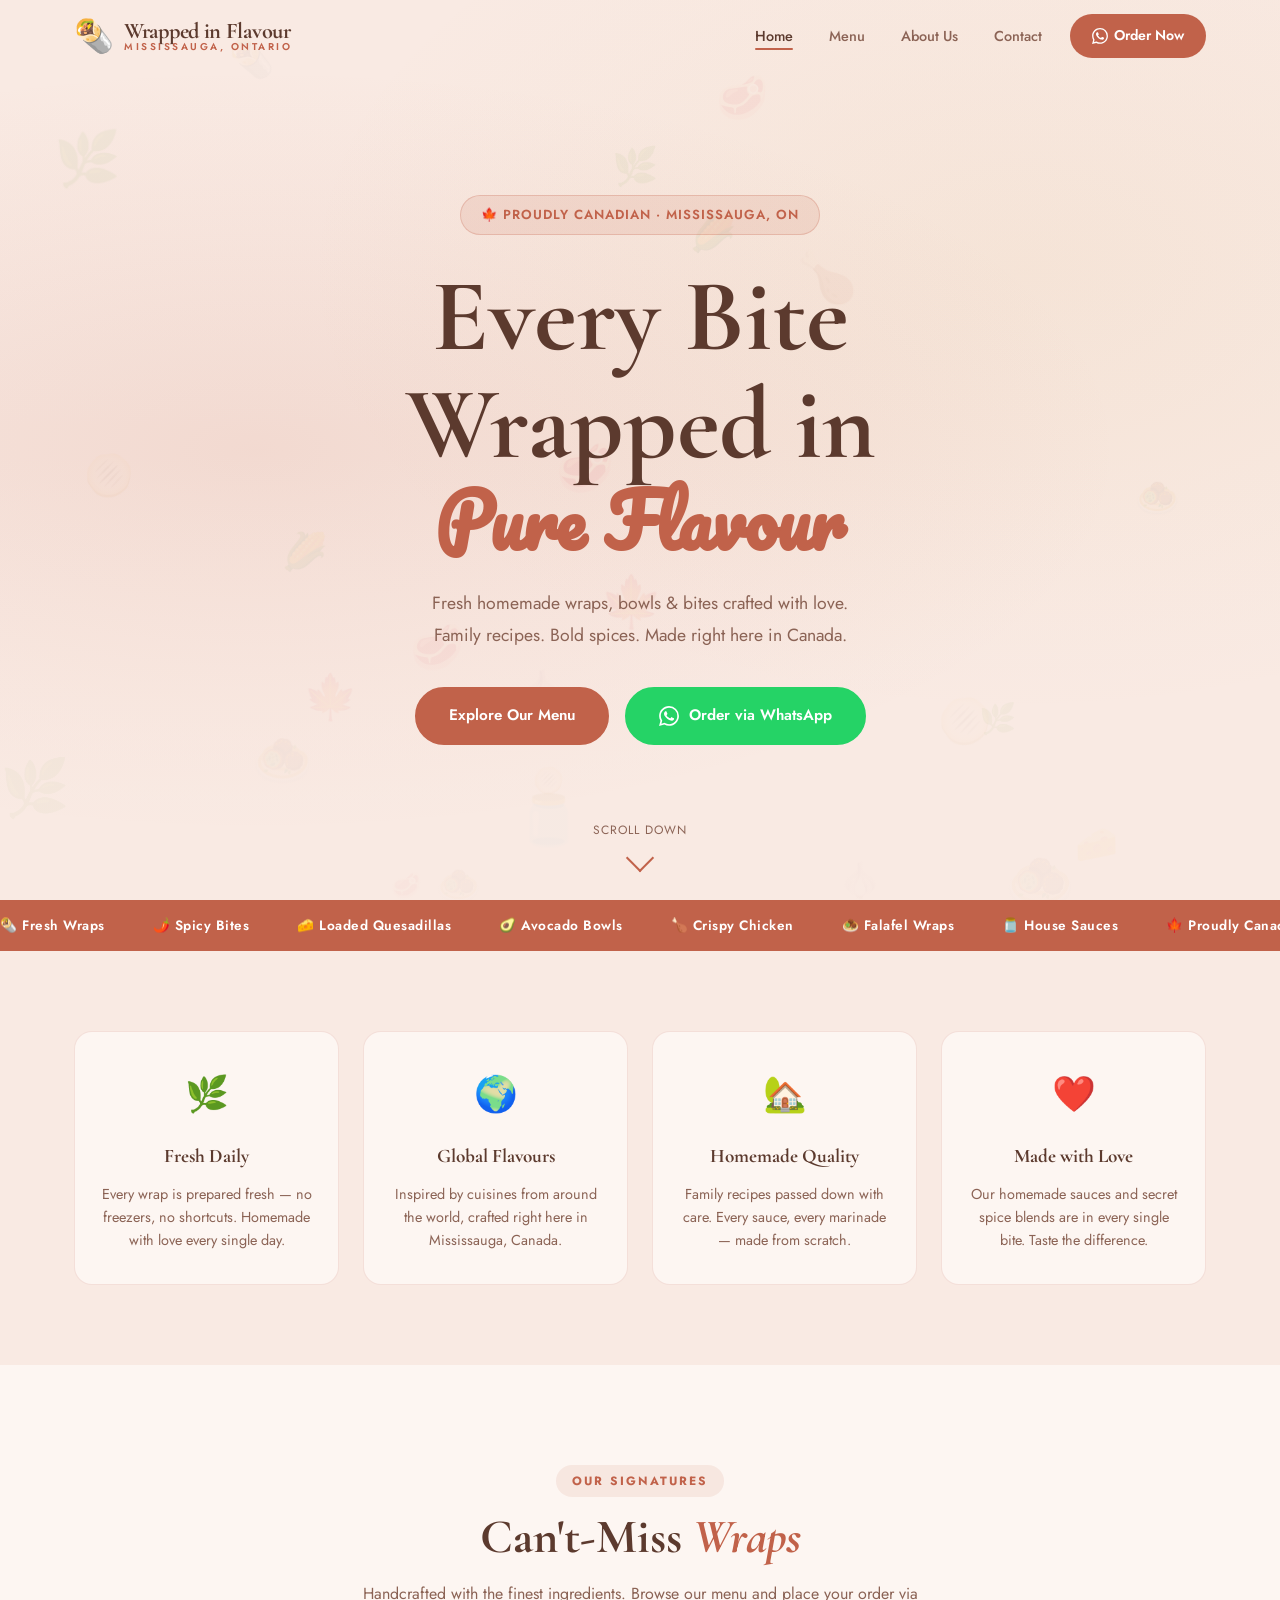
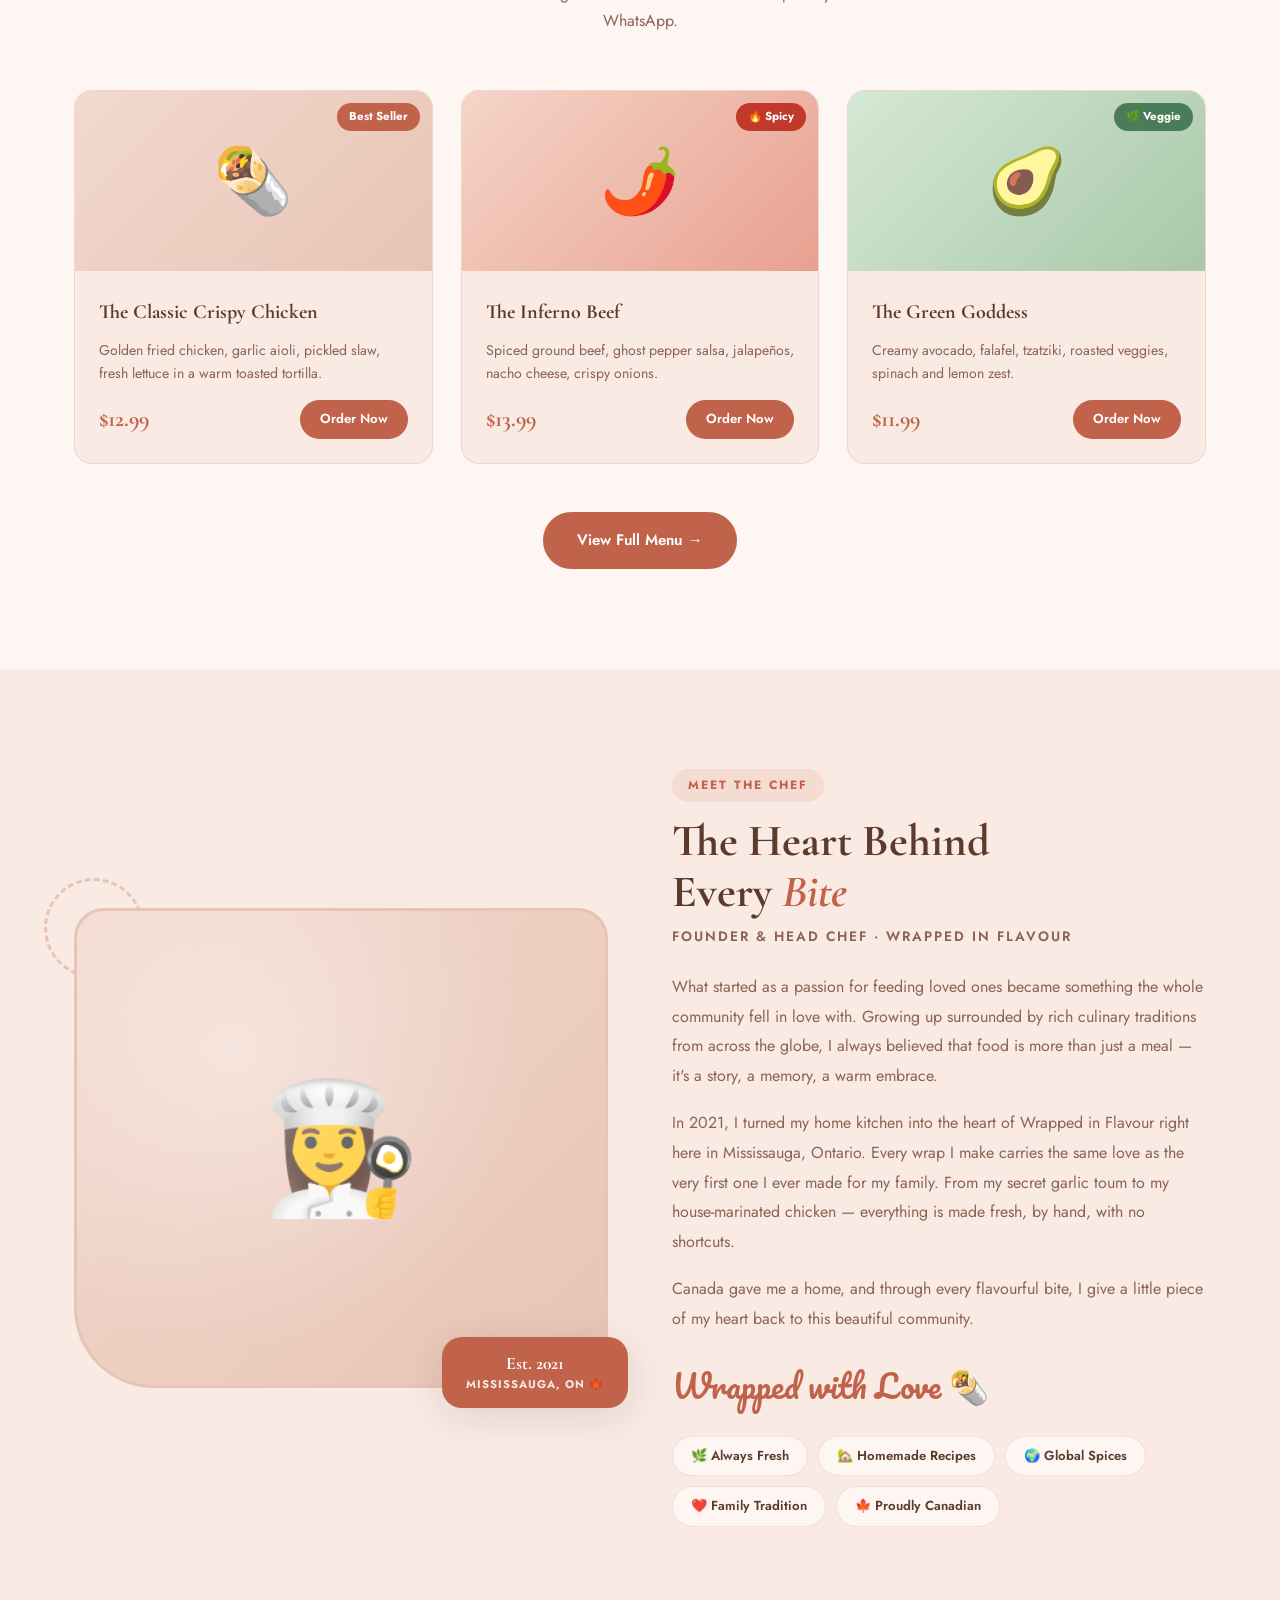
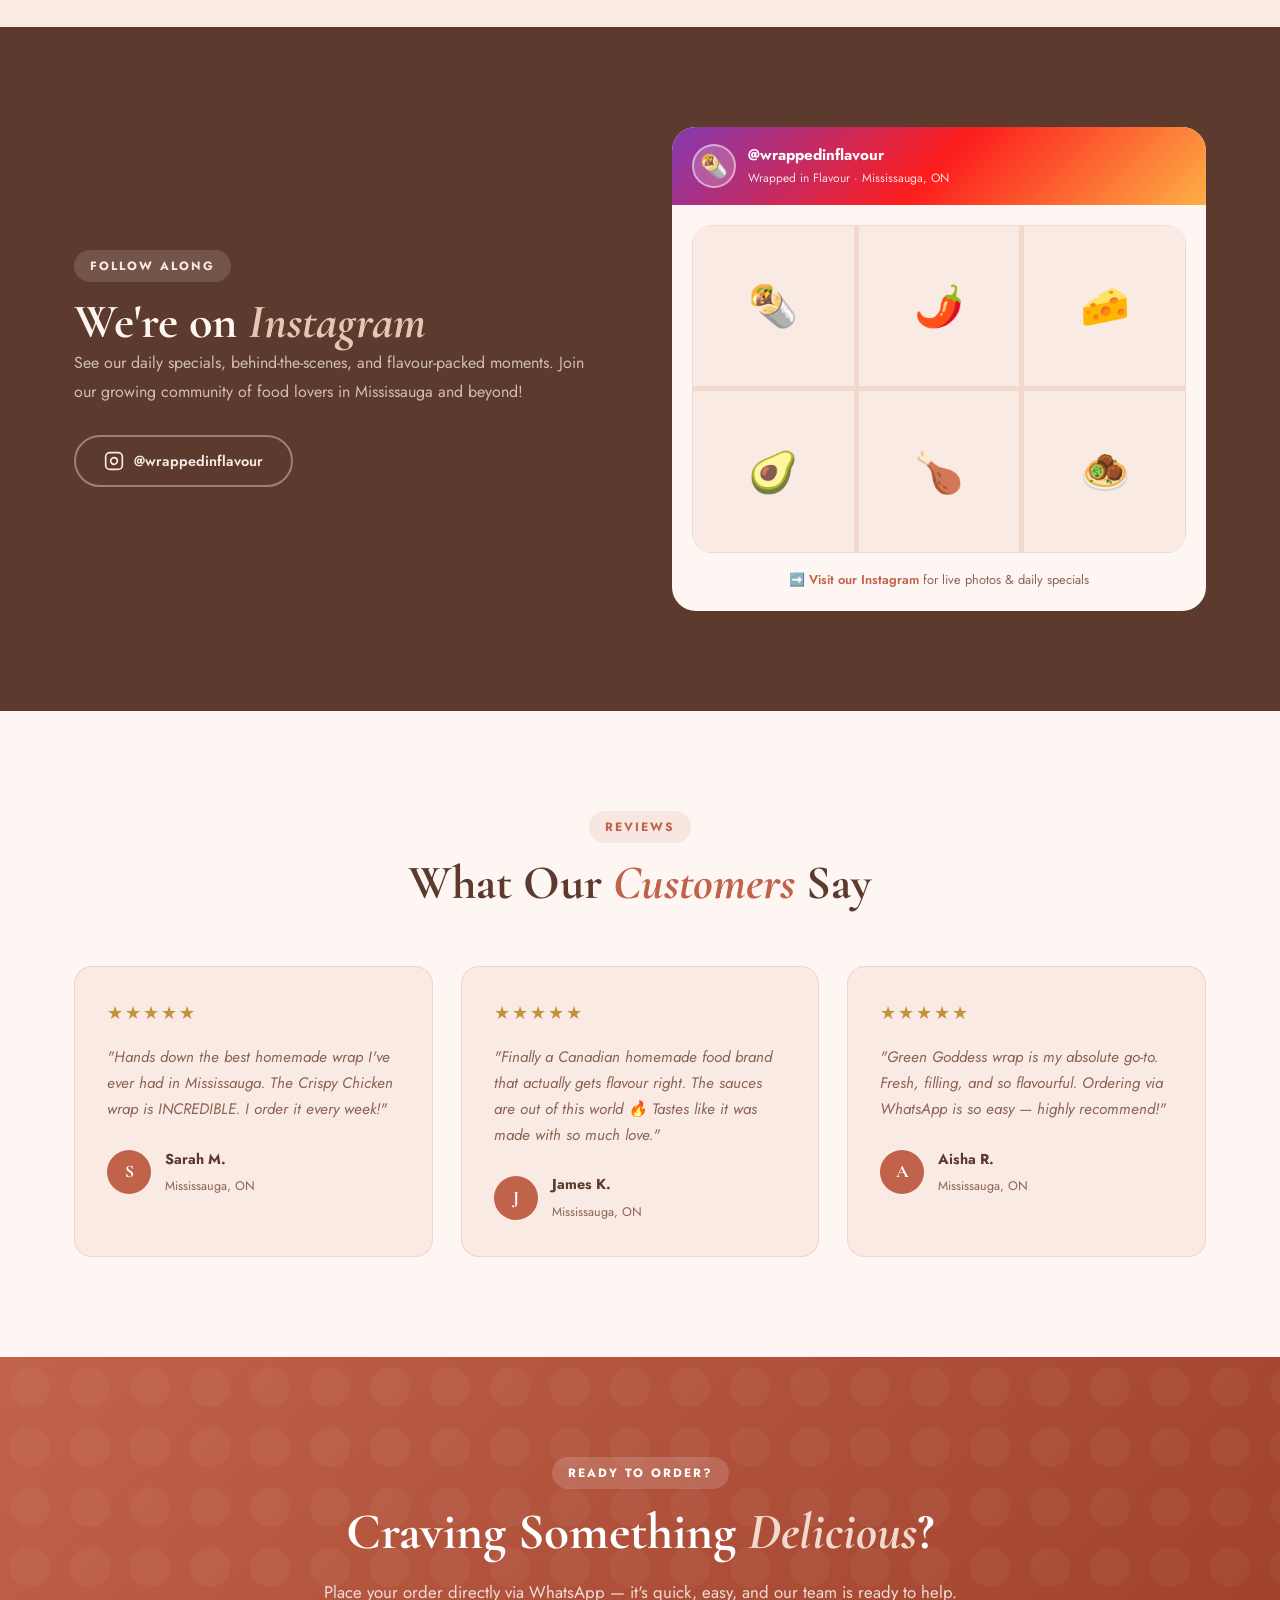
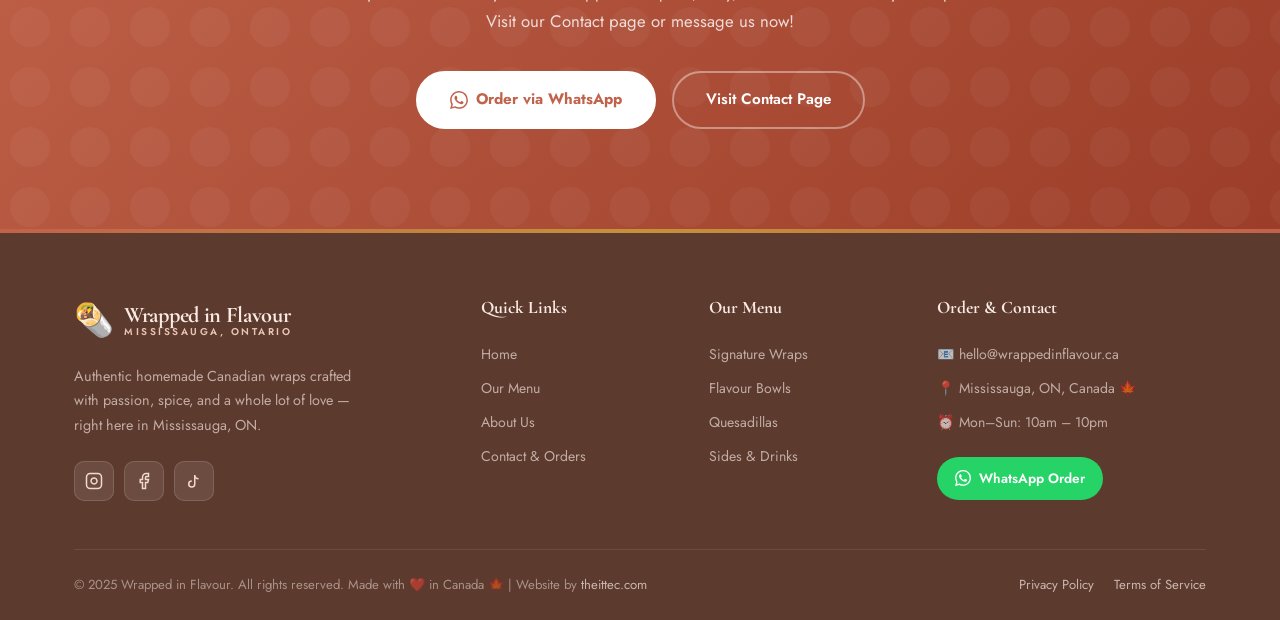
<file: index.html>
<!DOCTYPE html>
<html lang="en">
<head>
  <meta charset="UTF-8" />
  <meta name="viewport" content="width=device-width, initial-scale=1.0" />
  <title>Wrapped in Flavour — Homemade Canadian Food | Mississauga, ON</title>
  <meta name="description" content="Authentic homemade Canadian wraps and meals crafted with love in Mississauga, Ontario. Order via WhatsApp today." />
  <link rel="preconnect" href="https://fonts.googleapis.com">
  <link rel="preconnect" href="https://fonts.gstatic.com" crossorigin>
  <link href="https://fonts.googleapis.com/css2?family=Cormorant+Garamond:ital,wght@0,400;0,600;0,700;1,400;1,600&family=Jost:wght@300;400;500;600;700&family=Pacifico&display=swap" rel="stylesheet">
  <link rel="stylesheet" href="style.css">
</head>
<body>

  <!-- NAV -->
  <nav class="navbar" id="navbar">
    <div class="nav-container">
      <a href="index.html" class="logo">
        <span class="logo-icon">🌯</span>
        <div class="logo-text">
          <span class="logo-main">Wrapped in Flavour</span>
          <span class="logo-sub">Mississauga, Ontario</span>
        </div>
      </a>
      <ul class="nav-links" id="navLinks">
        <li><a href="/" class="nav-link active">Home</a></li>
        <li><a href="/menu" class="nav-link">Menu</a></li>
        <li><a href="/about-us" class="nav-link">About Us</a></li>
        <li><a href="/contact-us" class="nav-link">Contact</a></li>
        <li>
          <a href="https://wa.me/1XXXXXXXXXX?text=Hi!%20I'd%20like%20to%20place%20an%20order%20from%20Wrapped%20in%20Flavour%20🌯" target="_blank" class="nav-cta">
            <svg viewBox="0 0 24 24" fill="currentColor" width="16" height="16"><path d="M17.472 14.382c-.297-.149-1.758-.867-2.03-.967-.273-.099-.471-.148-.67.15-.197.297-.767.966-.94 1.164-.173.199-.347.223-.644.075-.297-.15-1.255-.463-2.39-1.475-.883-.788-1.48-1.761-1.653-2.059-.173-.297-.018-.458.13-.606.134-.133.298-.347.446-.52.149-.174.198-.298.298-.497.099-.198.05-.371-.025-.52-.075-.149-.669-1.612-.916-2.207-.242-.579-.487-.5-.669-.51-.173-.008-.371-.01-.57-.01-.198 0-.52.074-.792.372-.272.297-1.04 1.016-1.04 2.479 0 1.462 1.065 2.875 1.213 3.074.149.198 2.096 3.2 5.077 4.487.709.306 1.262.489 1.694.625.712.227 1.36.195 1.871.118.571-.085 1.758-.719 2.006-1.413.248-.694.248-1.289.173-1.413-.074-.124-.272-.198-.57-.347m-5.421 7.403h-.004a9.87 9.87 0 01-5.031-1.378l-.361-.214-3.741.982.998-3.648-.235-.374a9.86 9.86 0 01-1.51-5.26c.001-5.45 4.436-9.884 9.888-9.884 2.64 0 5.122 1.03 6.988 2.898a9.825 9.825 0 012.893 6.994c-.003 5.45-4.437 9.884-9.885 9.884m8.413-18.297A11.815 11.815 0 0012.05 0C5.495 0 .16 5.335.157 11.892c0 2.096.547 4.142 1.588 5.945L.057 24l6.305-1.654a11.882 11.882 0 005.683 1.448h.005c6.554 0 11.89-5.335 11.893-11.893a11.821 11.821 0 00-3.48-8.413z"/></svg>
            Order Now
          </a>
        </li>
      </ul>
      <button class="hamburger" id="hamburger" aria-label="Toggle menu">
        <span></span><span></span><span></span>
      </button>
    </div>
  </nav>

  <!-- HERO -->
  <section class="hero">
    <div class="hero-bg-pattern" id="bgPattern"></div>
    <div class="hero-overlay"></div>
    <div class="hero-content">
      <div class="hero-badge reveal">🍁 Proudly Canadian · Mississauga, ON</div>
      <h1 class="hero-title reveal">
        <span class="hero-line1">Every Bite</span>
        <span class="hero-line2">Wrapped in</span>
        <span class="hero-line3">Pure Flavour</span>
      </h1>
      <p class="hero-desc reveal">Fresh homemade wraps, bowls &amp; bites crafted with love.<br>Family recipes. Bold spices. Made right here in Canada.</p>
      <div class="hero-btns reveal">
        <a href="menu.html" class="btn-primary">Explore Our Menu</a>
        <a href="https://wa.me/1XXXXXXXXXX?text=Hi!%20I'd%20like%20to%20place%20an%20order%20🌯" target="_blank" class="btn-whatsapp">
          <svg viewBox="0 0 24 24" fill="currentColor" width="20" height="20"><path d="M17.472 14.382c-.297-.149-1.758-.867-2.03-.967-.273-.099-.471-.148-.67.15-.197.297-.767.966-.94 1.164-.173.199-.347.223-.644.075-.297-.15-1.255-.463-2.39-1.475-.883-.788-1.48-1.761-1.653-2.059-.173-.297-.018-.458.13-.606.134-.133.298-.347.446-.52.149-.174.198-.298.298-.497.099-.198.05-.371-.025-.52-.075-.149-.669-1.612-.916-2.207-.242-.579-.487-.5-.669-.51-.173-.008-.371-.01-.57-.01-.198 0-.52.074-.792.372-.272.297-1.04 1.016-1.04 2.479 0 1.462 1.065 2.875 1.213 3.074.149.198 2.096 3.2 5.077 4.487.709.306 1.262.489 1.694.625.712.227 1.36.195 1.871.118.571-.085 1.758-.719 2.006-1.413.248-.694.248-1.289.173-1.413-.074-.124-.272-.198-.57-.347m-5.421 7.403h-.004a9.87 9.87 0 01-5.031-1.378l-.361-.214-3.741.982.998-3.648-.235-.374a9.86 9.86 0 01-1.51-5.26c.001-5.45 4.436-9.884 9.888-9.884 2.64 0 5.122 1.03 6.988 2.898a9.825 9.825 0 012.893 6.994c-.003 5.45-4.437 9.884-9.885 9.884m8.413-18.297A11.815 11.815 0 0012.05 0C5.495 0 .16 5.335.157 11.892c0 2.096.547 4.142 1.588 5.945L.057 24l6.305-1.654a11.882 11.882 0 005.683 1.448h.005c6.554 0 11.89-5.335 11.893-11.893a11.821 11.821 0 00-3.48-8.413z"/></svg>
          Order via WhatsApp
        </a>
      </div>
    </div>
    <div class="hero-scroll">
      <span>Scroll Down</span>
      <div class="scroll-arrow"></div>
    </div>
  </section>

  <!-- MARQUEE STRIP -->
  <div class="marquee-strip">
    <div class="marquee-inner">
      <span>🌯 Fresh Wraps</span>
      <span>🌶️ Spicy Bites</span>
      <span>🧀 Loaded Quesadillas</span>
      <span>🥑 Avocado Bowls</span>
      <span>🍗 Crispy Chicken</span>
      <span>🧆 Falafel Wraps</span>
      <span>🫙 House Sauces</span>
      <span>🍁 Proudly Canadian</span>
      <span>📍 Mississauga, ON</span>
      <span>🌯 Fresh Wraps</span>
      <span>🌶️ Spicy Bites</span>
      <span>🧀 Loaded Quesadillas</span>
      <span>🥑 Avocado Bowls</span>
      <span>🍗 Crispy Chicken</span>
      <span>🧆 Falafel Wraps</span>
      <span>🫙 House Sauces</span>
      <span>🍁 Proudly Canadian</span>
      <span>📍 Mississauga, ON</span>
    </div>
  </div>

  <!-- FEATURES STRIP -->
  <section class="features">
    <div class="container">
      <div class="features-grid">
        <div class="feature-card reveal">
          <div class="feature-icon">🌿</div>
          <h3>Fresh Daily</h3>
          <p>Every wrap is prepared fresh — no freezers, no shortcuts. Homemade with love every single day.</p>
        </div>
        <div class="feature-card reveal">
          <div class="feature-icon">🌍</div>
          <h3>Global Flavours</h3>
          <p>Inspired by cuisines from around the world, crafted right here in Mississauga, Canada.</p>
        </div>
        <div class="feature-card reveal">
          <div class="feature-icon">🏡</div>
          <h3>Homemade Quality</h3>
          <p>Family recipes passed down with care. Every sauce, every marinade — made from scratch.</p>
        </div>
        <div class="feature-card reveal">
          <div class="feature-icon">❤️</div>
          <h3>Made with Love</h3>
          <p>Our homemade sauces and secret spice blends are in every single bite. Taste the difference.</p>
        </div>
      </div>
    </div>
  </section>

  <!-- SIGNATURE SECTION -->
  <section class="signature-section">
    <div class="container">
      <div class="section-header reveal">
        <span class="section-tag">Our Signatures</span>
        <h2 class="section-title">Can't-Miss <em>Wraps</em></h2>
        <p class="section-desc">Handcrafted with the finest ingredients. Browse our menu and place your order via WhatsApp.</p>
      </div>
      <div class="wrap-cards">
        <div class="wrap-card reveal">
          <div class="wrap-img-wrap">
            <div class="wrap-emoji">🌯</div>
            <div class="wrap-badge">Best Seller</div>
          </div>
          <div class="wrap-info">
            <h3>The Classic Crispy Chicken</h3>
            <p>Golden fried chicken, garlic aioli, pickled slaw, fresh lettuce in a warm toasted tortilla.</p>
            <div class="wrap-footer">
              <span class="price">$12.99</span>
              <a href="contact.html" class="btn-small">Order Now</a>
            </div>
          </div>
        </div>
        <div class="wrap-card reveal">
          <div class="wrap-img-wrap spicy">
            <div class="wrap-emoji">🌶️</div>
            <div class="wrap-badge hot">🔥 Spicy</div>
          </div>
          <div class="wrap-info">
            <h3>The Inferno Beef</h3>
            <p>Spiced ground beef, ghost pepper salsa, jalapeños, nacho cheese, crispy onions.</p>
            <div class="wrap-footer">
              <span class="price">$13.99</span>
              <a href="contact.html" class="btn-small">Order Now</a>
            </div>
          </div>
        </div>
        <div class="wrap-card reveal">
          <div class="wrap-img-wrap veggie">
            <div class="wrap-emoji">🥑</div>
            <div class="wrap-badge green">🌿 Veggie</div>
          </div>
          <div class="wrap-info">
            <h3>The Green Goddess</h3>
            <p>Creamy avocado, falafel, tzatziki, roasted veggies, spinach and lemon zest.</p>
            <div class="wrap-footer">
              <span class="price">$11.99</span>
              <a href="contact.html" class="btn-small">Order Now</a>
            </div>
          </div>
        </div>
      </div>
      <div class="center-cta reveal">
        <a href="menu.html" class="btn-primary">View Full Menu →</a>
      </div>
    </div>
  </section>

  <!-- CHEF SECTION -->
  <section class="chef-section">
    <div class="container">
      <div class="chef-grid">
        <div class="chef-visual reveal">
          <div class="chef-deco-circle"></div>
          <div class="chef-img-frame">
            <div class="chef-emoji-main">👩‍🍳</div>
          </div>
          <div class="chef-badge-floating">
            Est. 2021
            <span>Mississauga, ON 🍁</span>
          </div>
        </div>
        <div class="chef-content reveal">
          <span class="section-tag">Meet the Chef</span>
          <h2 class="chef-name">The Heart Behind<br>Every <em>Bite</em></h2>
          <p class="chef-title">Founder & Head Chef · Wrapped in Flavour</p>
          <div class="chef-story">
            <p>What started as a passion for feeding loved ones became something the whole community fell in love with. Growing up surrounded by rich culinary traditions from across the globe, I always believed that food is more than just a meal — it's a story, a memory, a warm embrace.</p>
            <p>In 2021, I turned my home kitchen into the heart of Wrapped in Flavour right here in Mississauga, Ontario. Every wrap I make carries the same love as the very first one I ever made for my family. From my secret garlic toum to my house-marinated chicken — everything is made fresh, by hand, with no shortcuts.</p>
            <p>Canada gave me a home, and through every flavourful bite, I give a little piece of my heart back to this beautiful community.</p>
          </div>
          <div class="chef-signature">Wrapped with Love 🌯</div>
          <div class="chef-qualities">
            <span class="chef-quality">🌿 Always Fresh</span>
            <span class="chef-quality">🏡 Homemade Recipes</span>
            <span class="chef-quality">🌍 Global Spices</span>
            <span class="chef-quality">❤️ Family Tradition</span>
            <span class="chef-quality">🍁 Proudly Canadian</span>
          </div>
        </div>
      </div>
    </div>
  </section>

  <!-- INSTAGRAM SECTION -->
  <section class="instagram-section">
    <div class="container">
      <div class="insta-inner reveal">
        <div class="insta-text">
          <span class="section-tag">Follow Along</span>
          <h2 class="section-title">We're on <em>Instagram</em></h2>
          <p>See our daily specials, behind-the-scenes, and flavour-packed moments. Join our growing community of food lovers in Mississauga and beyond!</p>
          <a href="https://instagram.com/wrappedinflavour" target="_blank" class="btn-insta">
            <svg viewBox="0 0 24 24" fill="none" stroke="currentColor" stroke-width="2"><rect x="2" y="2" width="20" height="20" rx="5"/><path d="M16 11.37A4 4 0 1 1 12.63 8 4 4 0 0 1 16 11.37z"/><line x1="17.5" y1="6.5" x2="17.51" y2="6.5"/></svg>
            @wrappedinflavour
          </a>
        </div>
        <!-- Live Instagram embed via Elfsight or direct feed widget -->
        <div class="insta-feed-container">
          <div class="insta-feed-header">
            <div class="insta-avatar">🌯</div>
            <div>
              <div class="insta-handle">@wrappedinflavour</div>
              <div class="insta-tag">Wrapped in Flavour · Mississauga, ON</div>
            </div>
          </div>
          <!-- Elfsight Instagram widget - replace APP_ID with your Elfsight widget ID -->
          <!-- To embed your live Instagram feed:
               1. Go to https://elfsight.com/instagram-feed-widget/
               2. Create a free widget and connect @wrappedinflavour
               3. Replace the div below with your Elfsight embed code -->
          <div style="padding: 20px;">
            <div class="insta-grid">
              <div class="insta-item i1">🌯</div>
              <div class="insta-item i2">🌶️</div>
              <div class="insta-item i3">🧀</div>
              <div class="insta-item i4">🥑</div>
              <div class="insta-item i5">🍗</div>
              <div class="insta-item i6">🧆</div>
            </div>
            <p style="text-align:center; margin-top:16px; font-size:0.8rem; color:#8B6355;">
              ➡️ <a href="https://instagram.com/wrappedinflavour" target="_blank" style="color:#C1624A; font-weight:600;">Visit our Instagram</a> for live photos & daily specials
            </p>
          </div>
        </div>
      </div>
    </div>
  </section>

  <!-- TESTIMONIALS -->
  <section class="testimonials">
    <div class="container">
      <div class="section-header reveal">
        <span class="section-tag">Reviews</span>
        <h2 class="section-title">What Our <em>Customers</em> Say</h2>
      </div>
      <div class="testi-grid">
        <div class="testi-card reveal">
          <div class="stars">★★★★★</div>
          <p>"Hands down the best homemade wrap I've ever had in Mississauga. The Crispy Chicken wrap is INCREDIBLE. I order it every week!"</p>
          <div class="testi-author">
            <div class="testi-avatar">S</div>
            <div>
              <strong>Sarah M.</strong>
              <span>Mississauga, ON</span>
            </div>
          </div>
        </div>
        <div class="testi-card reveal">
          <div class="stars">★★★★★</div>
          <p>"Finally a Canadian homemade food brand that actually gets flavour right. The sauces are out of this world 🔥 Tastes like it was made with so much love."</p>
          <div class="testi-author">
            <div class="testi-avatar">J</div>
            <div>
              <strong>James K.</strong>
              <span>Mississauga, ON</span>
            </div>
          </div>
        </div>
        <div class="testi-card reveal">
          <div class="stars">★★★★★</div>
          <p>"Green Goddess wrap is my absolute go-to. Fresh, filling, and so flavourful. Ordering via WhatsApp is so easy — highly recommend!"</p>
          <div class="testi-author">
            <div class="testi-avatar">A</div>
            <div>
              <strong>Aisha R.</strong>
              <span>Mississauga, ON</span>
            </div>
          </div>
        </div>
      </div>
    </div>
  </section>

  <!-- ORDER CTA -->
  <section class="order-cta-section">
    <div class="order-cta-content">
      <div class="section-tag" style="background:rgba(255,255,255,0.15);color:white;">Ready to Order?</div>
      <h2 class="reveal">Craving Something <em>Delicious</em>?</h2>
      <p class="reveal">Place your order directly via WhatsApp — it's quick, easy, and our team is ready to help. Visit our Contact page or message us now!</p>
      <div class="order-cta-btns reveal">
        <a href="https://wa.me/1XXXXXXXXXX?text=Hi!%20I'd%20like%20to%20place%20an%20order%20🌯" target="_blank" class="btn-white">
          <svg viewBox="0 0 24 24" fill="currentColor" width="18" height="18"><path d="M17.472 14.382c-.297-.149-1.758-.867-2.03-.967-.273-.099-.471-.148-.67.15-.197.297-.767.966-.94 1.164-.173.199-.347.223-.644.075-.297-.15-1.255-.463-2.39-1.475-.883-.788-1.48-1.761-1.653-2.059-.173-.297-.018-.458.13-.606.134-.133.298-.347.446-.52.149-.174.198-.298.298-.497.099-.198.05-.371-.025-.52-.075-.149-.669-1.612-.916-2.207-.242-.579-.487-.5-.669-.51-.173-.008-.371-.01-.57-.01-.198 0-.52.074-.792.372-.272.297-1.04 1.016-1.04 2.479 0 1.462 1.065 2.875 1.213 3.074.149.198 2.096 3.2 5.077 4.487.709.306 1.262.489 1.694.625.712.227 1.36.195 1.871.118.571-.085 1.758-.719 2.006-1.413.248-.694.248-1.289.173-1.413-.074-.124-.272-.198-.57-.347m-5.421 7.403h-.004a9.87 9.87 0 01-5.031-1.378l-.361-.214-3.741.982.998-3.648-.235-.374a9.86 9.86 0 01-1.51-5.26c.001-5.45 4.436-9.884 9.888-9.884 2.64 0 5.122 1.03 6.988 2.898a9.825 9.825 0 012.893 6.994c-.003 5.45-4.437 9.884-9.885 9.884m8.413-18.297A11.815 11.815 0 0012.05 0C5.495 0 .16 5.335.157 11.892c0 2.096.547 4.142 1.588 5.945L.057 24l6.305-1.654a11.882 11.882 0 005.683 1.448h.005c6.554 0 11.89-5.335 11.893-11.893a11.821 11.821 0 00-3.48-8.413z"/></svg>
          Order via WhatsApp
        </a>
        <a href="contact.html" class="btn-outline-white">Visit Contact Page</a>
      </div>
    </div>
  </section>

  <!-- FOOTER -->
  <footer class="footer">
    <div class="footer-pattern"></div>
    <div class="container">
      <div class="footer-grid">
        <div class="footer-brand">
          <a href="index.html" class="logo footer-logo">
            <span class="logo-icon">🌯</span>
            <div class="logo-text">
              <span class="logo-main">Wrapped in Flavour</span>
              <span class="logo-sub">Mississauga, Ontario</span>
            </div>
          </a>
          <p>Authentic homemade Canadian wraps crafted with passion, spice, and a whole lot of love — right here in Mississauga, ON.</p>
          <div class="social-links">
            <a href="https://instagram.com/wrappedinflavour" target="_blank" class="social-link" aria-label="Instagram">
              <svg viewBox="0 0 24 24" fill="none" stroke="currentColor" stroke-width="2"><rect x="2" y="2" width="20" height="20" rx="5"/><path d="M16 11.37A4 4 0 1 1 12.63 8 4 4 0 0 1 16 11.37z"/><line x1="17.5" y1="6.5" x2="17.51" y2="6.5"/></svg>
            </a>
            <a href="#" class="social-link" aria-label="Facebook">
              <svg viewBox="0 0 24 24" fill="none" stroke="currentColor" stroke-width="2"><path d="M18 2h-3a5 5 0 0 0-5 5v3H7v4h3v8h4v-8h3l1-4h-4V7a1 1 0 0 1 1-1h3z"/></svg>
            </a>
            <a href="#" class="social-link" aria-label="TikTok">
              <svg viewBox="0 0 24 24" fill="none" stroke="currentColor" stroke-width="2"><path d="M9 12a4 4 0 1 0 4 4V4a5 5 0 0 0 5 5"/></svg>
            </a>
          </div>
        </div>
        <div class="footer-col">
          <h4>Quick Links</h4>
          <ul>
            <li><a href="index.html">Home</a></li>
            <li><a href="menu.html">Our Menu</a></li>
            <li><a href="about.html">About Us</a></li>
            <li><a href="contact.html">Contact & Orders</a></li>
          </ul>
        </div>
        <div class="footer-col">
          <h4>Our Menu</h4>
          <ul>
            <li><a href="menu.html">Signature Wraps</a></li>
            <li><a href="menu.html">Flavour Bowls</a></li>
            <li><a href="menu.html">Quesadillas</a></li>
            <li><a href="menu.html">Sides & Drinks</a></li>
          </ul>
        </div>
        <div class="footer-col">
          <h4>Order & Contact</h4>
          <ul>
            <li>📧 hello@wrappedinflavour.ca</li>
            <li>📍 Mississauga, ON, Canada 🍁</li>
            <li>⏰ Mon–Sun: 10am – 10pm</li>
          </ul>
          <a href="https://wa.me/1XXXXXXXXXX?text=Hi!%20I'd%20like%20to%20order%20🌯" target="_blank" class="footer-whatsapp">
            <svg viewBox="0 0 24 24" fill="currentColor" width="16" height="16"><path d="M17.472 14.382c-.297-.149-1.758-.867-2.03-.967-.273-.099-.471-.148-.67.15-.197.297-.767.966-.94 1.164-.173.199-.347.223-.644.075-.297-.15-1.255-.463-2.39-1.475-.883-.788-1.48-1.761-1.653-2.059-.173-.297-.018-.458.13-.606.134-.133.298-.347.446-.52.149-.174.198-.298.298-.497.099-.198.05-.371-.025-.52-.075-.149-.669-1.612-.916-2.207-.242-.579-.487-.5-.669-.51-.173-.008-.371-.01-.57-.01-.198 0-.52.074-.792.372-.272.297-1.04 1.016-1.04 2.479 0 1.462 1.065 2.875 1.213 3.074.149.198 2.096 3.2 5.077 4.487.709.306 1.262.489 1.694.625.712.227 1.36.195 1.871.118.571-.085 1.758-.719 2.006-1.413.248-.694.248-1.289.173-1.413-.074-.124-.272-.198-.57-.347m-5.421 7.403h-.004a9.87 9.87 0 01-5.031-1.378l-.361-.214-3.741.982.998-3.648-.235-.374a9.86 9.86 0 01-1.51-5.26c.001-5.45 4.436-9.884 9.888-9.884 2.64 0 5.122 1.03 6.988 2.898a9.825 9.825 0 012.893 6.994c-.003 5.45-4.437 9.884-9.885 9.884m8.413-18.297A11.815 11.815 0 0012.05 0C5.495 0 .16 5.335.157 11.892c0 2.096.547 4.142 1.588 5.945L.057 24l6.305-1.654a11.882 11.882 0 005.683 1.448h.005c6.554 0 11.89-5.335 11.893-11.893a11.821 11.821 0 00-3.48-8.413z"/></svg>
            WhatsApp Order
          </a>
        </div>
      </div>
      <div class="footer-bottom">
        <p>© 2025 Wrapped in Flavour. All rights reserved. Made with ❤️ in Canada 🍁 | Website by <a href="https://theittec.com" target="_blank" style="color:rgba(249,234,227,0.7);">theittec.com</a></p>
        <div class="footer-bottom-links">
          <a href="#">Privacy Policy</a>
          <a href="#">Terms of Service</a>
        </div>
      </div>
    </div>
  </footer>

  <script src="script.js"></script>
</body>
</html>
</file>
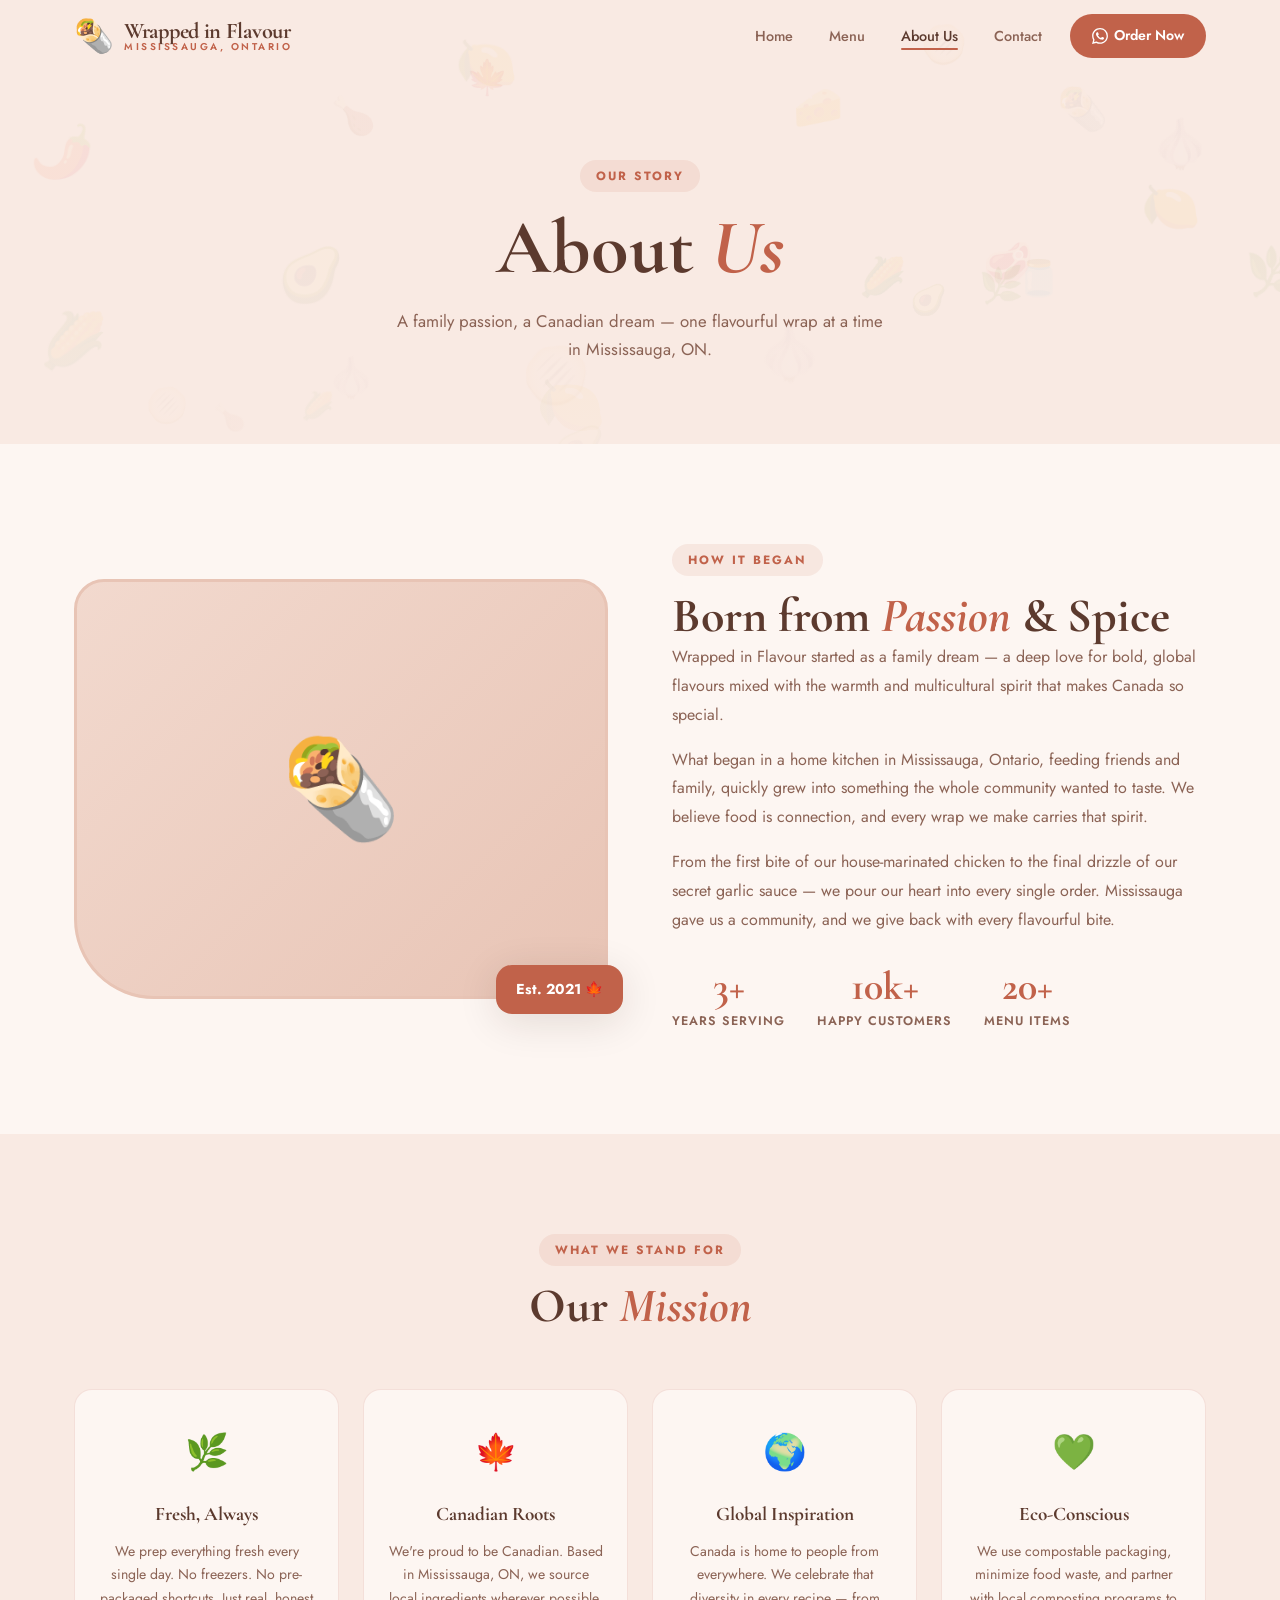
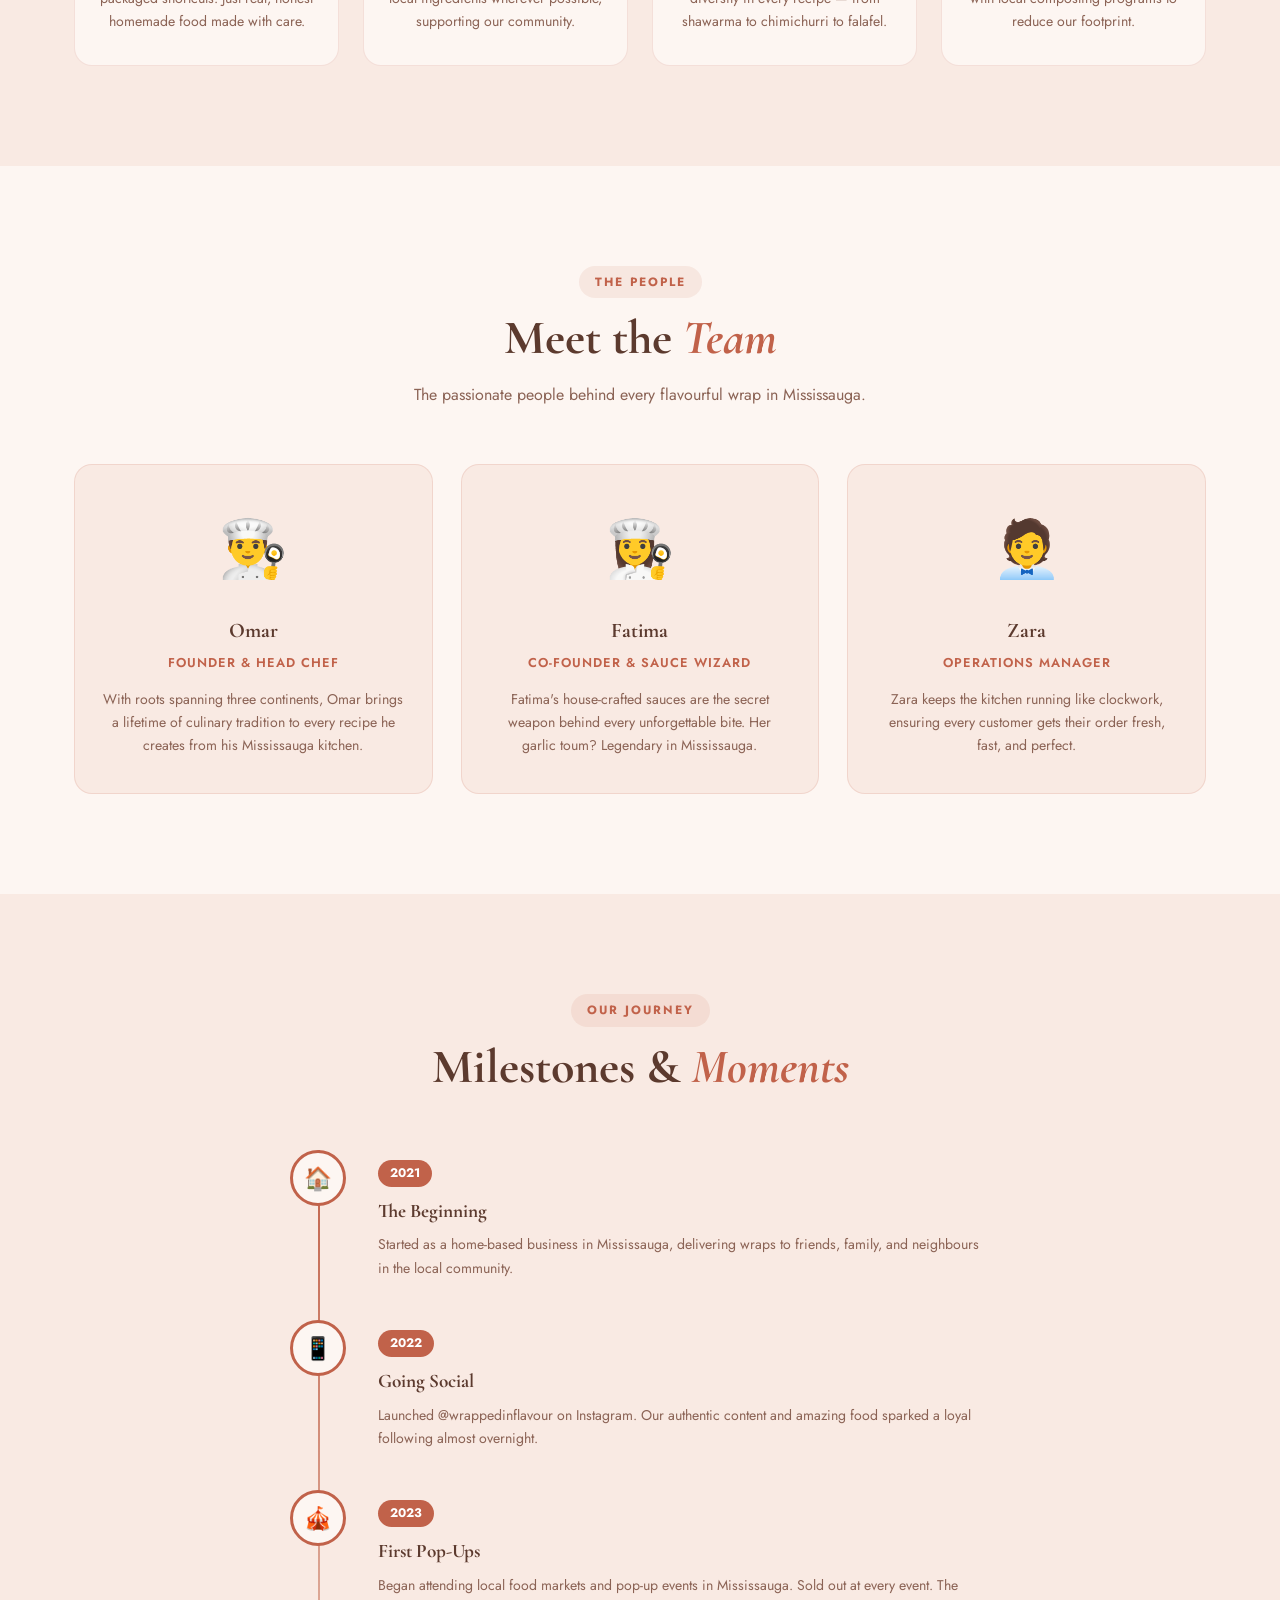
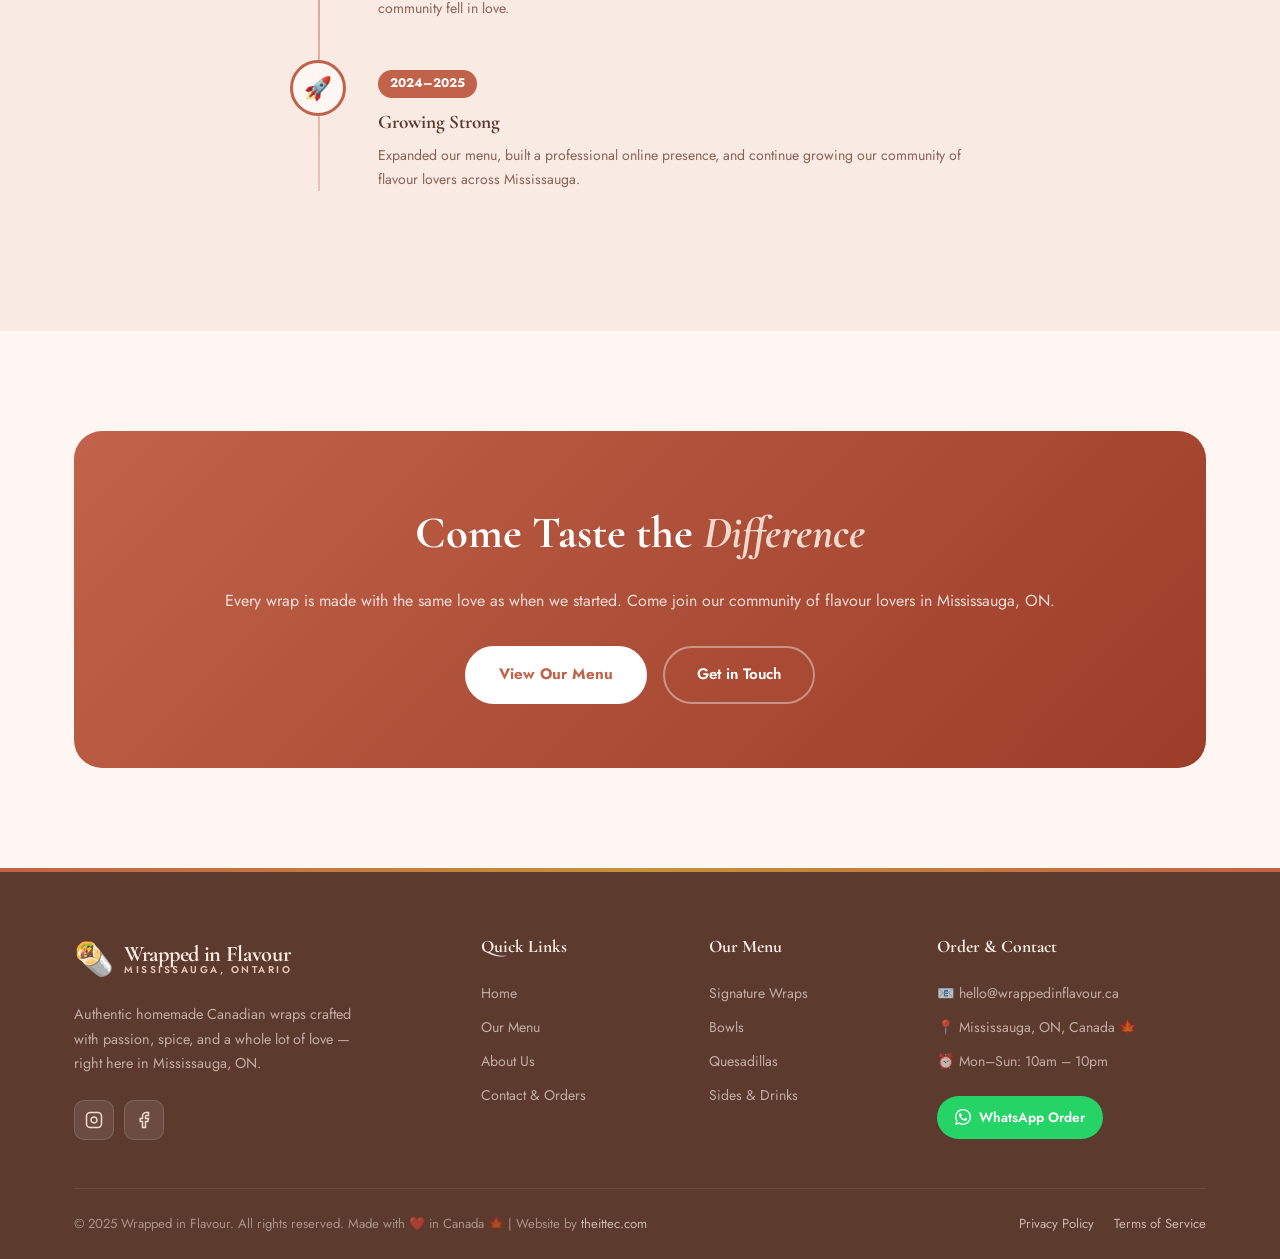
<file: about-us/index.html>
<!DOCTYPE html>
<html lang="en">
<head>
  <meta charset="UTF-8" />
  <meta name="viewport" content="width=device-width, initial-scale=1.0" />
  <title>About Us — Wrapped in Flavour | Mississauga, ON</title>
  <link rel="preconnect" href="https://fonts.googleapis.com">
  <link rel="preconnect" href="https://fonts.gstatic.com" crossorigin>
  <link href="https://fonts.googleapis.com/css2?family=Cormorant+Garamond:ital,wght@0,400;0,600;0,700;1,400;1,600&family=Jost:wght@300;400;500;600;700&family=Pacifico&display=swap" rel="stylesheet">
  <link rel="stylesheet" href="./../style.css">
  <style>
    /* ========================================
   WRAPPED IN FLAVOUR — Brand Stylesheet
   Theme: #F9EAE3 Warm Blush
   ======================================== */

@import url('https://fonts.googleapis.com/css2?family=Cormorant+Garamond:ital,wght@0,400;0,600;0,700;1,400;1,600&family=Jost:wght@300;400;500;600;700&family=Pacifico&display=swap');

:root {
  --blush:     #F9EAE3;
  --blush2:    #F2D9CE;
  --blush3:    #E8C4B5;
  --blush4:    #DDA898;
  --terracotta:#C1624A;
  --terra-dark:#9B3D28;
  --warm-brown:#5C3A2E;
  --cream:     #FDF6F2;
  --dark:      #2A1810;
  --text:      #3D2218;
  --text-muted:#8B6355;
  --green:     #4A7C5A;
  --gold:      #C4923A;
  --white:     #ffffff;
  --border:    rgba(193,98,74,0.15);
  --shadow:    0 8px 40px rgba(44,24,16,0.12);
  --shadow-sm: 0 4px 16px rgba(44,24,16,0.08);
  --radius:    18px;
  --radius-sm: 10px;
  --transition: 0.35s cubic-bezier(0.4,0,0.2,1);
  --font-display: 'Cormorant Garamond', serif;
  --font-body:    'Jost', sans-serif;
  --font-script:  'Pacifico', cursive;
}

/* ---- RESET ---- */
*, *::before, *::after { box-sizing: border-box; margin: 0; padding: 0; }
html { scroll-behavior: smooth; }
body {
  font-family: var(--font-body);
  background: var(--cream);
  color: var(--text);
  line-height: 1.7;
  overflow-x: hidden;
}
img { max-width: 100%; display: block; }
a { text-decoration: none; color: inherit; }
ul { list-style: none; }
button { cursor: pointer; font-family: inherit; border: none; background: none; }
input, textarea, select { font-family: inherit; }

/* ---- SCROLLBAR ---- */
::-webkit-scrollbar { width: 6px; }
::-webkit-scrollbar-track { background: var(--blush); }
::-webkit-scrollbar-thumb { background: var(--terracotta); border-radius: 3px; }

/* ---- CONTAINER ---- */
.container { max-width: 1180px; margin: 0 auto; padding: 0 24px; }

/* ---- SCROLL REVEAL ---- */
.reveal {
  opacity: 0;
  transform: translateY(30px);
  transition: opacity 0.7s ease, transform 0.7s ease;
}
.reveal.visible {
  opacity: 1;
  transform: translateY(0);
}

/* ============================
   NAVBAR
   ============================ */
.navbar {
  position: fixed;
  top: 0; left: 0; right: 0;
  z-index: 1000;
  padding: 0;
  transition: all var(--transition);
}
.navbar.scrolled {
  background: rgba(253,246,242,0.96);
  backdrop-filter: blur(20px);
  border-bottom: 1px solid var(--border);
  box-shadow: 0 4px 30px rgba(44,24,16,0.1);
}
.nav-container {
  max-width: 1180px;
  margin: 0 auto;
  padding: 0 24px;
  height: 72px;
  display: flex;
  align-items: center;
  justify-content: space-between;
}
.logo {
  display: flex;
  align-items: center;
  gap: 10px;
  text-decoration: none;
}
.logo-icon {
  font-size: 2rem;
  animation: floatWrap 3s ease-in-out infinite;
}
@keyframes floatWrap {
  0%,100%{ transform: translateY(0) rotate(-5deg); }
  50%{ transform: translateY(-4px) rotate(5deg); }
}
.logo-text { display: flex; flex-direction: column; line-height: 1; }
.logo-main {
  font-family: var(--font-display);
  font-size: 1.4rem;
  font-weight: 700;
  color: var(--warm-brown);
  letter-spacing: -0.3px;
}
.logo-sub {
  font-size: 0.62rem;
  color: var(--terracotta);
  letter-spacing: 2.5px;
  text-transform: uppercase;
  font-weight: 600;
}

.nav-links {
  display: flex;
  align-items: center;
  gap: 4px;
}
.nav-link {
  padding: 8px 16px;
  font-size: 0.9rem;
  font-weight: 500;
  color: var(--text-muted);
  border-radius: 8px;
  transition: all var(--transition);
  position: relative;
}
.nav-link::after {
  content: '';
  position: absolute;
  bottom: 4px; left: 50%; right: 50%;
  height: 2px;
  background: var(--terracotta);
  border-radius: 2px;
  transition: all var(--transition);
}
.nav-link:hover::after, .nav-link.active::after { left: 16px; right: 16px; }
.nav-link:hover, .nav-link.active { color: var(--warm-brown); }
.nav-cta {
  padding: 10px 22px;
  background: var(--terracotta);
  color: var(--white) !important;
  border-radius: 50px;
  font-size: 0.88rem;
  font-weight: 600;
  transition: all var(--transition);
  margin-left: 8px;
  display: flex;
  align-items: center;
  gap: 6px;
}
.nav-cta:hover {
  background: var(--terra-dark);
  transform: translateY(-2px);
  box-shadow: 0 8px 24px rgba(193,98,74,0.35);
}

/* HAMBURGER */
.hamburger {
  display: none;
  flex-direction: column;
  gap: 5px;
  padding: 8px;
  cursor: pointer;
}
.hamburger span {
  display: block;
  width: 24px; height: 2px;
  background: var(--warm-brown);
  border-radius: 2px;
  transition: all var(--transition);
}
.hamburger.active span:nth-child(1) { transform: translateY(7px) rotate(45deg); }
.hamburger.active span:nth-child(2) { opacity: 0; }
.hamburger.active span:nth-child(3) { transform: translateY(-7px) rotate(-45deg); }

/* ============================
   BACKGROUND PATTERN
   ============================ */
.hero-bg-pattern {
  position: absolute;
  inset: 0;
  z-index: 0;
  overflow: hidden;
  pointer-events: none;
}
.food-icon-bg {
  position: absolute;
  font-size: 2.5rem;
  opacity: 0.06;
  animation: driftIcon linear infinite;
  user-select: none;
}
@keyframes driftIcon {
  0%,100%{ transform: translateY(0) rotate(0deg); opacity: 0.04; }
  50%{ opacity: 0.09; }
}

/* ============================
   HERO
   ============================ */
.hero {
  position: relative;
  min-height: 100vh;
  display: flex;
  flex-direction: column;
  justify-content: center;
  align-items: center;
  overflow: hidden;
  background:
    radial-gradient(ellipse at 20% 50%, rgba(193,98,74,0.12) 0%, transparent 60%),
    radial-gradient(ellipse at 80% 30%, rgba(196,146,58,0.08) 0%, transparent 50%),
    var(--blush);
}
.hero-overlay {
  position: absolute;
  inset: 0;
  background: linear-gradient(to bottom, rgba(249,234,227,0.2) 0%, rgba(249,234,227,0) 50%, rgba(249,234,227,0.6) 100%);
  pointer-events: none;
}
.hero-content {
  position: relative;
  z-index: 2;
  text-align: center;
  padding: 120px 24px 80px;
  max-width: 860px;
}
.hero-badge {
  display: inline-flex;
  align-items: center;
  gap: 8px;
  background: rgba(193,98,74,0.12);
  border: 1px solid rgba(193,98,74,0.25);
  color: var(--terracotta);
  padding: 8px 20px;
  border-radius: 50px;
  font-size: 0.82rem;
  font-weight: 600;
  letter-spacing: 1px;
  text-transform: uppercase;
  margin-bottom: 28px;
}
.hero-title {
  font-family: var(--font-display);
  font-size: clamp(3.5rem, 8vw, 7rem);
  font-weight: 700;
  line-height: 1.05;
  color: var(--warm-brown);
  margin-bottom: 24px;
}
.hero-title em {
  font-style: italic;
  color: var(--terracotta);
}
.hero-line1 { display: block; }
.hero-line2 { display: block; }
.hero-line3 {
  display: block;
  font-family: var(--font-script);
  font-size: 0.7em;
  color: var(--terracotta);
  line-height: 1.2;
}
.hero-desc {
  font-size: 1.1rem;
  color: var(--text-muted);
  margin-bottom: 36px;
  font-weight: 400;
  line-height: 1.8;
}
.hero-btns {
  display: flex;
  gap: 16px;
  justify-content: center;
  flex-wrap: wrap;
}
.btn-primary {
  display: inline-flex;
  align-items: center;
  gap: 8px;
  padding: 14px 32px;
  background: var(--terracotta);
  color: var(--white);
  border-radius: 50px;
  font-weight: 600;
  font-size: 0.95rem;
  transition: all var(--transition);
  border: 2px solid var(--terracotta);
}
.btn-primary:hover {
  background: var(--terra-dark);
  border-color: var(--terra-dark);
  transform: translateY(-3px);
  box-shadow: 0 12px 32px rgba(193,98,74,0.35);
}
.btn-outline {
  display: inline-flex;
  align-items: center;
  gap: 8px;
  padding: 14px 32px;
  background: transparent;
  color: var(--warm-brown);
  border-radius: 50px;
  font-weight: 600;
  font-size: 0.95rem;
  border: 2px solid var(--blush3);
  transition: all var(--transition);
}
.btn-outline:hover {
  background: var(--blush2);
  border-color: var(--terracotta);
  transform: translateY(-3px);
}
.btn-whatsapp {
  display: inline-flex;
  align-items: center;
  gap: 10px;
  padding: 14px 32px;
  background: #25D366;
  color: var(--white);
  border-radius: 50px;
  font-weight: 600;
  font-size: 0.95rem;
  transition: all var(--transition);
  border: 2px solid #25D366;
}
.btn-whatsapp:hover {
  background: #1da851;
  border-color: #1da851;
  transform: translateY(-3px);
  box-shadow: 0 12px 32px rgba(37,211,102,0.3);
}
.hero-scroll {
  position: absolute;
  bottom: 32px;
  left: 50%;
  transform: translateX(-50%);
  display: flex;
  flex-direction: column;
  align-items: center;
  gap: 8px;
  color: var(--text-muted);
  font-size: 0.75rem;
  letter-spacing: 1px;
  text-transform: uppercase;
  z-index: 2;
  animation: bounceScroll 2s ease-in-out infinite;
}
@keyframes bounceScroll {
  0%,100%{ transform: translateX(-50%) translateY(0); }
  50%{ transform: translateX(-50%) translateY(6px); }
}
.scroll-arrow {
  width: 20px; height: 20px;
  border-right: 2px solid var(--terracotta);
  border-bottom: 2px solid var(--terracotta);
  transform: rotate(45deg);
}

/* ============================
   MARQUEE
   ============================ */
.marquee-strip {
  background: var(--terracotta);
  padding: 14px 0;
  overflow: hidden;
  position: relative;
}
.marquee-inner {
  display: flex;
  gap: 48px;
  white-space: nowrap;
  animation: marquee 28s linear infinite;
}
.marquee-inner span {
  color: var(--white);
  font-weight: 600;
  font-size: 0.85rem;
  letter-spacing: 0.5px;
  flex-shrink: 0;
}
@keyframes marquee {
  0%{ transform: translateX(0); }
  100%{ transform: translateX(-50%); }
}

/* ============================
   FEATURES
   ============================ */
.features {
  padding: 80px 0;
  background: var(--blush);
}
.features-grid {
  display: grid;
  grid-template-columns: repeat(4, 1fr);
  gap: 24px;
}
.feature-card {
  background: var(--cream);
  border: 1px solid var(--border);
  border-radius: var(--radius);
  padding: 32px 24px;
  text-align: center;
  transition: all var(--transition);
}
.feature-card:hover {
  transform: translateY(-6px);
  box-shadow: var(--shadow);
  border-color: var(--blush3);
}
.feature-icon {
  font-size: 2.2rem;
  margin-bottom: 16px;
}
.feature-card h3 {
  font-family: var(--font-display);
  font-size: 1.2rem;
  font-weight: 700;
  color: var(--warm-brown);
  margin-bottom: 10px;
}
.feature-card p {
  font-size: 0.9rem;
  color: var(--text-muted);
  line-height: 1.6;
}

/* ============================
   SECTION HEADERS
   ============================ */
.section-header {
  text-align: center;
  margin-bottom: 56px;
}
.section-tag {
  display: inline-block;
  background: rgba(193,98,74,0.1);
  color: var(--terracotta);
  padding: 6px 16px;
  border-radius: 50px;
  font-size: 0.75rem;
  font-weight: 700;
  letter-spacing: 2px;
  text-transform: uppercase;
  margin-bottom: 14px;
}
.section-title {
  font-family: var(--font-display);
  font-size: clamp(2rem, 4vw, 3rem);
  font-weight: 700;
  color: var(--warm-brown);
  line-height: 1.1;
}
.section-title em {
  font-style: italic;
  color: var(--terracotta);
}
.section-desc {
  margin-top: 16px;
  color: var(--text-muted);
  font-size: 1rem;
  max-width: 560px;
  margin-left: auto;
  margin-right: auto;
}

/* ============================
   SIGNATURE SECTION
   ============================ */
.signature-section {
  padding: 100px 0;
  background: var(--cream);
}
.wrap-cards {
  display: grid;
  grid-template-columns: repeat(3,1fr);
  gap: 28px;
  margin-bottom: 48px;
}
.wrap-card {
  background: var(--blush);
  border: 1px solid var(--border);
  border-radius: var(--radius);
  overflow: hidden;
  transition: all var(--transition);
}
.wrap-card:hover {
  transform: translateY(-8px);
  box-shadow: var(--shadow);
}
.wrap-img-wrap {
  background: linear-gradient(135deg, var(--blush2), var(--blush3));
  height: 180px;
  display: flex;
  align-items: center;
  justify-content: center;
  position: relative;
}
.wrap-img-wrap.spicy { background: linear-gradient(135deg, #f5d5c8, #e8a090); }
.wrap-img-wrap.veggie { background: linear-gradient(135deg, #d5e8d5, #a8c8a8); }
.wrap-emoji { font-size: 4rem; }
.wrap-badge {
  position: absolute;
  top: 12px; right: 12px;
  background: var(--terracotta);
  color: var(--white);
  padding: 4px 12px;
  border-radius: 50px;
  font-size: 0.72rem;
  font-weight: 700;
}
.wrap-badge.hot { background: #c0392b; }
.wrap-badge.green { background: var(--green); }
.wrap-info { padding: 24px; }
.wrap-info h3 {
  font-family: var(--font-display);
  font-size: 1.25rem;
  font-weight: 700;
  color: var(--warm-brown);
  margin-bottom: 10px;
}
.wrap-info p {
  font-size: 0.88rem;
  color: var(--text-muted);
  margin-bottom: 16px;
  line-height: 1.6;
}
.wrap-footer {
  display: flex;
  align-items: center;
  justify-content: space-between;
}
.price {
  font-family: var(--font-display);
  font-size: 1.4rem;
  font-weight: 700;
  color: var(--terracotta);
}
.btn-small {
  padding: 8px 20px;
  background: var(--terracotta);
  color: var(--white);
  border-radius: 50px;
  font-size: 0.82rem;
  font-weight: 600;
  transition: all var(--transition);
}
.btn-small:hover {
  background: var(--terra-dark);
  transform: translateY(-1px);
}
.center-cta { text-align: center; }

/* ============================
   CHEF SECTION
   ============================ */
.chef-section {
  padding: 100px 0;
  background: var(--blush);
  overflow: hidden;
}
.chef-grid {
  display: grid;
  grid-template-columns: 1fr 1fr;
  gap: 64px;
  align-items: center;
}
.chef-visual {
  position: relative;
}
.chef-img-frame {
  background: linear-gradient(135deg, var(--blush2) 0%, var(--blush3) 100%);
  border-radius: 30px 30px 30px 80px;
  height: 480px;
  display: flex;
  align-items: center;
  justify-content: center;
  position: relative;
  overflow: hidden;
  border: 3px solid var(--blush3);
}
.chef-emoji-main {
  font-size: 8rem;
  animation: chefFloat 4s ease-in-out infinite;
}
@keyframes chefFloat {
  0%,100%{ transform: translateY(0) scale(1); }
  50%{ transform: translateY(-12px) scale(1.02); }
}
.chef-img-frame::before {
  content: '';
  position: absolute;
  inset: 0;
  background: radial-gradient(circle at 30% 30%, rgba(255,255,255,0.4), transparent 60%);
}
.chef-badge-floating {
  position: absolute;
  bottom: -20px;
  right: -20px;
  background: var(--terracotta);
  color: var(--white);
  padding: 16px 24px;
  border-radius: 20px;
  font-family: var(--font-display);
  font-size: 1.1rem;
  font-weight: 700;
  box-shadow: var(--shadow);
  line-height: 1.3;
  text-align: center;
}
.chef-badge-floating span {
  display: block;
  font-size: 0.7rem;
  font-family: var(--font-body);
  letter-spacing: 1px;
  text-transform: uppercase;
  opacity: 0.85;
  margin-top: 2px;
}
.chef-deco-circle {
  position: absolute;
  top: -30px;
  left: -30px;
  width: 100px;
  height: 100px;
  border: 3px dashed var(--blush3);
  border-radius: 50%;
  animation: rotateDeco 12s linear infinite;
}
@keyframes rotateDeco {
  from{ transform: rotate(0deg); }
  to{ transform: rotate(360deg); }
}
.chef-content {}
.chef-name {
  font-family: var(--font-display);
  font-size: 2.8rem;
  font-weight: 700;
  color: var(--warm-brown);
  line-height: 1.15;
  margin-bottom: 6px;
}
.chef-name em {
  font-style: italic;
  color: var(--terracotta);
}
.chef-title {
  color: var(--text-muted);
  font-size: 0.85rem;
  letter-spacing: 2px;
  text-transform: uppercase;
  font-weight: 600;
  margin-bottom: 24px;
}
.chef-story p {
  color: var(--text-muted);
  font-size: 1rem;
  line-height: 1.85;
  margin-bottom: 18px;
}
.chef-signature {
  font-family: var(--font-script);
  font-size: 2rem;
  color: var(--terracotta);
  margin: 24px 0;
}
.chef-qualities {
  display: flex;
  flex-wrap: wrap;
  gap: 10px;
  margin-top: 24px;
}
.chef-quality {
  background: var(--cream);
  border: 1px solid var(--border);
  color: var(--warm-brown);
  padding: 8px 18px;
  border-radius: 50px;
  font-size: 0.82rem;
  font-weight: 600;
  display: flex;
  align-items: center;
  gap: 6px;
}

/* ============================
   INSTAGRAM SECTION
   ============================ */
.instagram-section {
  padding: 100px 0;
  background: var(--warm-brown);
  overflow: hidden;
}
.insta-inner {
  display: grid;
  grid-template-columns: 1fr 1fr;
  gap: 64px;
  align-items: center;
}
.insta-text .section-tag {
  background: rgba(249,234,227,0.15);
  color: var(--blush);
}
.insta-text .section-title { color: var(--cream); }
.insta-text .section-title em { color: var(--blush3); }
.insta-text p {
  color: rgba(249,234,227,0.75);
  margin-bottom: 28px;
  line-height: 1.8;
}
.btn-insta {
  display: inline-flex;
  align-items: center;
  gap: 10px;
  padding: 12px 28px;
  background: transparent;
  color: var(--blush);
  border: 2px solid rgba(249,234,227,0.4);
  border-radius: 50px;
  font-weight: 600;
  font-size: 0.9rem;
  transition: all var(--transition);
}
.btn-insta svg { width: 20px; height: 20px; }
.btn-insta:hover {
  background: rgba(249,234,227,0.1);
  border-color: var(--blush);
  transform: translateY(-2px);
}
/* Instagram Live Feed Embed */
.insta-feed-container {
  background: var(--cream);
  border-radius: 24px;
  overflow: hidden;
  min-height: 420px;
  display: flex;
  flex-direction: column;
}
.insta-feed-header {
  background: linear-gradient(135deg, #833ab4, #fd1d1d, #fcb045);
  padding: 16px 20px;
  display: flex;
  align-items: center;
  gap: 12px;
  color: white;
}
.insta-feed-header .insta-avatar {
  width: 44px; height: 44px;
  background: rgba(255,255,255,0.2);
  border-radius: 50%;
  display: flex; align-items: center; justify-content: center;
  font-size: 1.4rem;
  border: 2px solid rgba(255,255,255,0.5);
}
.insta-feed-header .insta-handle {
  font-weight: 700;
  font-size: 0.95rem;
}
.insta-feed-header .insta-tag {
  font-size: 0.75rem;
  opacity: 0.85;
}
.insta-feed-iframe-wrap {
  flex: 1;
  position: relative;
  min-height: 360px;
}
.insta-grid {
  display: grid;
  grid-template-columns: repeat(3,1fr);
  gap: 3px;
  background: var(--blush2);
  border-radius: 20px;
  overflow: hidden;
}
.insta-item {
  background: var(--blush);
  aspect-ratio: 1;
  display: flex;
  align-items: center;
  justify-content: center;
  font-size: 2.5rem;
  transition: all var(--transition);
  cursor: pointer;
  border: 1px solid var(--blush2);
}
.insta-item:hover {
  background: var(--blush2);
  transform: scale(1.05);
  z-index: 1;
}

/* ============================
   TESTIMONIALS
   ============================ */
.testimonials {
  padding: 100px 0;
  background: var(--cream);
}
.testi-grid {
  display: grid;
  grid-template-columns: repeat(3,1fr);
  gap: 28px;
}
.testi-card {
  background: var(--blush);
  border: 1px solid var(--border);
  border-radius: var(--radius);
  padding: 32px;
  transition: all var(--transition);
}
.testi-card:hover {
  transform: translateY(-6px);
  box-shadow: var(--shadow);
}
.stars {
  color: var(--gold);
  font-size: 1.1rem;
  margin-bottom: 16px;
  letter-spacing: 2px;
}
.testi-card p {
  color: var(--text-muted);
  font-size: 0.95rem;
  line-height: 1.7;
  margin-bottom: 24px;
  font-style: italic;
}
.testi-author {
  display: flex;
  align-items: center;
  gap: 14px;
}
.testi-avatar {
  width: 44px; height: 44px;
  background: var(--terracotta);
  color: var(--white);
  border-radius: 50%;
  display: flex; align-items: center; justify-content: center;
  font-family: var(--font-display);
  font-weight: 700;
  font-size: 1.1rem;
}
.testi-author strong {
  display: block;
  color: var(--warm-brown);
  font-size: 0.9rem;
}
.testi-author span {
  font-size: 0.78rem;
  color: var(--text-muted);
}

/* ============================
   ORDER CTA SECTION
   ============================ */
.order-cta-section {
  padding: 100px 0;
  background: linear-gradient(135deg, var(--terracotta), var(--terra-dark));
  text-align: center;
  position: relative;
  overflow: hidden;
}
.order-cta-section::before {
  content: '';
  position: absolute;
  inset: 0;
  background: url("data:image/svg+xml,%3Csvg width='60' height='60' viewBox='0 0 60 60' xmlns='http://www.w3.org/2000/svg'%3E%3Cg fill='none' fill-rule='evenodd'%3E%3Cg fill='%23ffffff' fill-opacity='0.04'%3E%3Ccircle cx='30' cy='30' r='20'/%3E%3C/g%3E%3C/g%3E%3C/svg%3E");
}
.order-cta-content {
  position: relative;
  z-index: 2;
  max-width: 640px;
  margin: 0 auto;
}
.order-cta-content h2 {
  font-family: var(--font-display);
  font-size: clamp(2rem, 4vw, 3.2rem);
  font-weight: 700;
  color: var(--white);
  margin-bottom: 16px;
  line-height: 1.15;
}
.order-cta-content h2 em {
  font-style: italic;
  color: var(--blush2);
}
.order-cta-content p {
  color: rgba(255,255,255,0.8);
  font-size: 1.05rem;
  margin-bottom: 36px;
  line-height: 1.7;
}
.order-cta-btns {
  display: flex;
  gap: 16px;
  justify-content: center;
  flex-wrap: wrap;
}
.btn-white {
  display: inline-flex;
  align-items: center;
  gap: 8px;
  padding: 14px 32px;
  background: var(--white);
  color: var(--terracotta);
  border-radius: 50px;
  font-weight: 700;
  font-size: 0.95rem;
  transition: all var(--transition);
  border: 2px solid var(--white);
}
.btn-white:hover {
  background: var(--cream);
  transform: translateY(-3px);
  box-shadow: 0 12px 32px rgba(0,0,0,0.2);
}

/* ============================
   FOOTER
   ============================ */
.footer {
  background: var(--warm-brown);
  color: var(--blush);
  padding: 64px 0 0;
  position: relative;
}
.footer-pattern {
  position: absolute;
  top: 0; left: 0; right: 0;
  height: 4px;
  background: linear-gradient(90deg, var(--terracotta), var(--gold), var(--terracotta));
}
.footer-grid {
  display: grid;
  grid-template-columns: 2fr 1fr 1fr 1.5fr;
  gap: 48px;
  padding-bottom: 48px;
}
.footer-brand p {
  color: rgba(249,234,227,0.65);
  font-size: 0.9rem;
  line-height: 1.7;
  margin: 16px 0 24px;
  max-width: 280px;
}
.footer-logo .logo-main { color: var(--blush); }
.footer-logo .logo-sub { color: var(--blush3); }
.social-links {
  display: flex;
  gap: 10px;
  flex-wrap: wrap;
}
.social-link {
  width: 40px; height: 40px;
  background: rgba(249,234,227,0.1);
  border: 1px solid rgba(249,234,227,0.15);
  border-radius: 10px;
  display: flex; align-items: center; justify-content: center;
  color: var(--blush2);
  transition: all var(--transition);
}
.social-link svg { width: 18px; height: 18px; }
.social-link:hover {
  background: var(--terracotta);
  border-color: var(--terracotta);
  color: var(--white);
  transform: translateY(-3px);
}
.footer-col h4 {
  font-family: var(--font-display);
  font-size: 1.1rem;
  font-weight: 700;
  color: var(--blush);
  margin-bottom: 20px;
}
.footer-col ul li {
  margin-bottom: 10px;
}
.footer-col ul li a {
  color: rgba(249,234,227,0.65);
  font-size: 0.88rem;
  transition: color var(--transition);
}
.footer-col ul li a:hover { color: var(--blush); }
.footer-col ul li span,
.footer-col ul li {
  color: rgba(249,234,227,0.65);
  font-size: 0.88rem;
  line-height: 1.7;
}
.footer-whatsapp {
  display: inline-flex;
  align-items: center;
  gap: 8px;
  background: #25D366;
  color: var(--white);
  padding: 10px 18px;
  border-radius: 50px;
  font-size: 0.85rem;
  font-weight: 600;
  margin-top: 12px;
  transition: all var(--transition);
}
.footer-whatsapp:hover {
  background: #1da851;
  transform: translateY(-2px);
}
.footer-bottom {
  border-top: 1px solid rgba(249,234,227,0.1);
  padding: 24px 0;
  display: flex;
  align-items: center;
  justify-content: space-between;
  flex-wrap: wrap;
  gap: 12px;
}
.footer-bottom p {
  color: rgba(249,234,227,0.5);
  font-size: 0.82rem;
}
.footer-bottom a {
  color: rgba(249,234,227,0.7);
  font-size: 0.82rem;
}
.footer-bottom-links {
  display: flex;
  gap: 20px;
}
.footer-bottom-links a:hover { color: var(--blush); }

/* ============================
   PAGE HERO (inner pages)
   ============================ */
.page-hero {
  position: relative;
  padding: 160px 24px 80px;
  background: var(--blush);
  text-align: center;
  overflow: hidden;
}
.page-hero-content { position: relative; z-index: 2; }
.page-hero-title {
  font-family: var(--font-display);
  font-size: clamp(2.8rem, 6vw, 5rem);
  font-weight: 700;
  color: var(--warm-brown);
  line-height: 1.1;
  margin-bottom: 16px;
}
.page-hero-title em { font-style: italic; color: var(--terracotta); }
.page-hero-content p {
  color: var(--text-muted);
  font-size: 1.05rem;
  max-width: 500px;
  margin: 0 auto;
}

/* ============================
   MENU PAGE
   ============================ */
.menu-section { padding: 80px 0 100px; background: var(--cream); }
.menu-tabs {
  display: flex;
  gap: 8px;
  flex-wrap: wrap;
  margin-bottom: 48px;
  background: var(--blush);
  padding: 8px;
  border-radius: 60px;
  width: fit-content;
  margin-left: auto;
  margin-right: auto;
}
.tab-btn {
  padding: 10px 24px;
  border-radius: 50px;
  font-size: 0.88rem;
  font-weight: 600;
  color: var(--text-muted);
  transition: all var(--transition);
  background: transparent;
}
.tab-btn.active, .tab-btn:hover {
  background: var(--terracotta);
  color: var(--white);
}
.tab-content { display: none; }
.tab-content.active { display: block; }
.menu-category-title { text-align: center; margin-bottom: 40px; }
.menu-category-title h2 {
  font-family: var(--font-display);
  font-size: 2.4rem;
  color: var(--warm-brown);
}
.menu-category-title h2 em { font-style: italic; color: var(--terracotta); }
.menu-category-title p {
  color: var(--text-muted);
  font-size: 0.9rem;
  margin-top: 10px;
}
.menu-grid {
  display: grid;
  grid-template-columns: repeat(3,1fr);
  gap: 24px;
}
.menu-item {
  background: var(--blush);
  border: 1px solid var(--border);
  border-radius: var(--radius);
  padding: 28px;
  transition: all var(--transition);
}
.menu-item:hover {
  transform: translateY(-4px);
  box-shadow: var(--shadow);
  border-color: var(--blush3);
}
.menu-item-header {
  display: flex;
  align-items: flex-start;
  justify-content: space-between;
  margin-bottom: 14px;
}
.menu-emoji { font-size: 2.4rem; }
.badge-bestseller, .badge-spicy, .badge-veggie, .badge-new {
  padding: 4px 12px;
  border-radius: 50px;
  font-size: 0.7rem;
  font-weight: 700;
  text-transform: uppercase;
  letter-spacing: 0.5px;
}
.badge-bestseller { background: rgba(196,146,58,0.15); color: var(--gold); }
.badge-spicy { background: rgba(192,57,43,0.12); color: #c0392b; }
.badge-veggie { background: rgba(74,124,90,0.12); color: var(--green); }
.badge-new { background: rgba(193,98,74,0.12); color: var(--terracotta); }
.menu-item h3 {
  font-family: var(--font-display);
  font-size: 1.2rem;
  font-weight: 700;
  color: var(--warm-brown);
  margin-bottom: 10px;
}
.menu-item p {
  font-size: 0.88rem;
  color: var(--text-muted);
  line-height: 1.6;
  margin-bottom: 16px;
}
.menu-item-tags {
  display: flex;
  flex-wrap: wrap;
  gap: 6px;
  margin-bottom: 16px;
}
.menu-item-tags span {
  background: rgba(193,98,74,0.08);
  color: var(--terracotta);
  padding: 3px 10px;
  border-radius: 50px;
  font-size: 0.72rem;
  font-weight: 600;
}
.menu-item-footer {
  display: flex;
  align-items: center;
  justify-content: space-between;
  margin-top: auto;
}

/* Order via WhatsApp notice on menu */
.menu-order-notice {
  background: linear-gradient(135deg, #e8f9ef, #d4f3e5);
  border: 1px solid rgba(37,211,102,0.3);
  border-radius: var(--radius);
  padding: 24px 32px;
  display: flex;
  align-items: center;
  gap: 20px;
  margin-bottom: 48px;
  flex-wrap: wrap;
}
.menu-order-notice-icon { font-size: 2rem; }
.menu-order-notice-text h4 {
  font-family: var(--font-display);
  font-size: 1.1rem;
  color: var(--warm-brown);
  margin-bottom: 4px;
}
.menu-order-notice-text p {
  color: var(--text-muted);
  font-size: 0.88rem;
}
.menu-order-notice .btn-whatsapp {
  margin-left: auto;
  flex-shrink: 0;
}

/* ============================
   ALLERGEN
   ============================ */
.allergen-section { padding: 40px 0; background: var(--blush); }
.allergen-box {
  background: var(--cream);
  border: 1px solid rgba(196,146,58,0.25);
  border-radius: var(--radius);
  padding: 24px 28px;
  display: flex;
  align-items: flex-start;
  gap: 16px;
}
.allergen-icon { font-size: 1.8rem; flex-shrink: 0; }
.allergen-box strong { color: var(--warm-brown); display: block; margin-bottom: 4px; }
.allergen-box p { color: var(--text-muted); font-size: 0.88rem; line-height: 1.6; }

/* ============================
   ABOUT PAGE
   ============================ */
.about-story { padding: 100px 0; background: var(--cream); }
.story-grid {
  display: grid;
  grid-template-columns: 1fr 1fr;
  gap: 64px;
  align-items: center;
}
.story-img-wrap {
  background: linear-gradient(135deg, var(--blush2), var(--blush3));
  border-radius: 30px 30px 30px 80px;
  height: 420px;
  display: flex;
  align-items: center;
  justify-content: center;
  position: relative;
  border: 3px solid var(--blush3);
}
.story-emoji-display { font-size: 6rem; }
.story-badge-float {
  position: absolute;
  bottom: -18px; right: -18px;
  background: var(--terracotta);
  color: white;
  padding: 12px 20px;
  border-radius: 16px;
  font-weight: 700;
  font-size: 0.9rem;
  box-shadow: var(--shadow);
}
.story-text { }
.story-text p {
  color: var(--text-muted);
  line-height: 1.8;
  margin-bottom: 16px;
}
.story-stats {
  display: flex;
  gap: 32px;
  margin-top: 32px;
  flex-wrap: wrap;
}
.stat-item { text-align: center; }
.stat-num {
  display: block;
  font-family: var(--font-display);
  font-size: 2.5rem;
  font-weight: 700;
  color: var(--terracotta);
  line-height: 1;
}
.stat-label {
  font-size: 0.78rem;
  color: var(--text-muted);
  text-transform: uppercase;
  letter-spacing: 1px;
  font-weight: 600;
}
.mission-section { padding: 100px 0; background: var(--blush); }
.mission-inner {}
.mission-grid {
  display: grid;
  grid-template-columns: repeat(4,1fr);
  gap: 24px;
}
.mission-card {
  background: var(--cream);
  border: 1px solid var(--border);
  border-radius: var(--radius);
  padding: 32px 24px;
  text-align: center;
  transition: all var(--transition);
}
.mission-card:hover {
  transform: translateY(-6px);
  box-shadow: var(--shadow);
}
.mission-icon { font-size: 2.2rem; margin-bottom: 16px; }
.mission-card h3 {
  font-family: var(--font-display);
  font-size: 1.2rem;
  font-weight: 700;
  color: var(--warm-brown);
  margin-bottom: 10px;
}
.mission-card p { color: var(--text-muted); font-size: 0.88rem; line-height: 1.65; }

.team-section { padding: 100px 0; background: var(--cream); }
.team-grid {
  display: grid;
  grid-template-columns: repeat(3,1fr);
  gap: 28px;
}
.team-card {
  background: var(--blush);
  border: 1px solid var(--border);
  border-radius: var(--radius);
  padding: 36px 28px;
  text-align: center;
  transition: all var(--transition);
}
.team-card:hover {
  transform: translateY(-6px);
  box-shadow: var(--shadow);
}
.team-avatar { font-size: 3.5rem; margin-bottom: 16px; }
.team-card h3 {
  font-family: var(--font-display);
  font-size: 1.3rem;
  font-weight: 700;
  color: var(--warm-brown);
  margin-bottom: 4px;
}
.team-role {
  display: block;
  color: var(--terracotta);
  font-size: 0.8rem;
  font-weight: 600;
  letter-spacing: 1px;
  text-transform: uppercase;
  margin-bottom: 14px;
}
.team-card p { color: var(--text-muted); font-size: 0.88rem; line-height: 1.65; }

.timeline-section { padding: 100px 0; background: var(--blush); }
.timeline { max-width: 700px; margin: 0 auto; position: relative; }
.timeline::before {
  content: '';
  position: absolute;
  left: 28px;
  top: 0; bottom: 0;
  width: 2px;
  background: linear-gradient(to bottom, var(--terracotta), var(--blush3));
}
.timeline-item {
  display: flex;
  gap: 32px;
  margin-bottom: 40px;
  position: relative;
}
.timeline-dot {
  width: 56px; height: 56px;
  background: var(--cream);
  border: 3px solid var(--terracotta);
  border-radius: 50%;
  display: flex; align-items: center; justify-content: center;
  font-size: 1.4rem;
  flex-shrink: 0;
  z-index: 1;
}
.timeline-content {
  padding-top: 8px;
}
.timeline-year {
  display: inline-block;
  background: var(--terracotta);
  color: var(--white);
  padding: 3px 12px;
  border-radius: 50px;
  font-size: 0.78rem;
  font-weight: 700;
  margin-bottom: 8px;
}
.timeline-content h3 {
  font-family: var(--font-display);
  font-size: 1.2rem;
  font-weight: 700;
  color: var(--warm-brown);
  margin-bottom: 6px;
}
.timeline-content p { color: var(--text-muted); font-size: 0.88rem; line-height: 1.65; }

.about-cta { padding: 100px 0; background: var(--cream); }
.cta-banner {
  background: linear-gradient(135deg, var(--terracotta), var(--terra-dark));
  border-radius: 28px;
  padding: 64px;
  text-align: center;
  color: var(--white);
}
.cta-banner h2 {
  font-family: var(--font-display);
  font-size: 2.8rem;
  font-weight: 700;
  margin-bottom: 16px;
}
.cta-banner h2 em { font-style: italic; color: var(--blush2); }
.cta-banner p {
  color: rgba(255,255,255,0.8);
  font-size: 1rem;
  margin-bottom: 32px;
}
.cta-btns {
  display: flex;
  gap: 16px;
  justify-content: center;
  flex-wrap: wrap;
}
.btn-outline-white {
  display: inline-flex;
  align-items: center;
  gap: 8px;
  padding: 14px 32px;
  background: transparent;
  color: var(--white);
  border-radius: 50px;
  font-weight: 600;
  font-size: 0.95rem;
  border: 2px solid rgba(255,255,255,0.4);
  transition: all var(--transition);
}
.btn-outline-white:hover {
  background: rgba(255,255,255,0.1);
  border-color: white;
  transform: translateY(-2px);
}

/* ============================
   CONTACT PAGE
   ============================ */
.contact-section { padding: 80px 0 100px; background: var(--cream); }
.contact-grid {
  display: grid;
  grid-template-columns: 1fr 1.2fr;
  gap: 64px;
  align-items: start;
}
.contact-info .section-title { margin-top: 10px; margin-bottom: 16px; }
.contact-intro { color: var(--text-muted); font-size: 0.95rem; line-height: 1.75; margin-bottom: 32px; }
.contact-cards { display: flex; flex-direction: column; gap: 16px; margin-bottom: 32px; }
.contact-card {
  display: flex;
  align-items: flex-start;
  gap: 16px;
  background: var(--blush);
  border: 1px solid var(--border);
  border-radius: var(--radius-sm);
  padding: 18px 20px;
  transition: all var(--transition);
}
.contact-card:hover { border-color: var(--blush3); box-shadow: var(--shadow-sm); }
.contact-card-icon { font-size: 1.5rem; flex-shrink: 0; }
.contact-card strong {
  display: block;
  color: var(--warm-brown);
  font-size: 0.82rem;
  text-transform: uppercase;
  letter-spacing: 1px;
  margin-bottom: 4px;
  font-weight: 700;
}
.contact-card a, .contact-card span {
  color: var(--text-muted);
  font-size: 0.92rem;
  line-height: 1.5;
}
.contact-card a:hover { color: var(--terracotta); }
.contact-whatsapp-card {
  background: linear-gradient(135deg, #e8f9ef, #d4f3e5);
  border: 1px solid rgba(37,211,102,0.3);
  border-radius: var(--radius);
  padding: 24px;
  text-align: center;
  margin-bottom: 24px;
}
.contact-whatsapp-card h4 {
  font-family: var(--font-display);
  font-size: 1.3rem;
  color: var(--warm-brown);
  margin-bottom: 8px;
}
.contact-whatsapp-card p {
  color: var(--text-muted);
  font-size: 0.88rem;
  margin-bottom: 16px;
}

.contact-social p {
  color: var(--text-muted);
  font-size: 0.88rem;
  margin-bottom: 12px;
}
.big-social .social-link {
  width: auto;
  padding: 10px 18px;
  gap: 8px;
  border-radius: 50px;
  font-size: 0.85rem;
  font-weight: 600;
  background: var(--blush);
  color: var(--warm-brown);
  border-color: var(--border);
  display: inline-flex;
  align-items: center;
}
.big-social .social-link svg { width: 18px; height: 18px; }

.contact-form-wrap {}
.form-card {
  background: var(--blush);
  border: 1px solid var(--border);
  border-radius: 24px;
  padding: 40px;
}
.form-card h3 {
  font-family: var(--font-display);
  font-size: 1.8rem;
  font-weight: 700;
  color: var(--warm-brown);
  margin-bottom: 8px;
}
.form-card > p {
  color: var(--text-muted);
  font-size: 0.9rem;
  margin-bottom: 28px;
}
.form-row {
  display: grid;
  grid-template-columns: 1fr 1fr;
  gap: 16px;
}
.form-group {
  display: flex;
  flex-direction: column;
  gap: 8px;
  margin-bottom: 20px;
}
.form-group label {
  font-size: 0.82rem;
  font-weight: 700;
  color: var(--warm-brown);
  text-transform: uppercase;
  letter-spacing: 0.8px;
}
.form-group input,
.form-group select,
.form-group textarea {
  background: var(--cream);
  border: 1.5px solid var(--border);
  border-radius: var(--radius-sm);
  padding: 12px 16px;
  font-size: 0.92rem;
  color: var(--text);
  transition: all var(--transition);
  outline: none;
}
.form-group input:focus,
.form-group select:focus,
.form-group textarea:focus {
  border-color: var(--terracotta);
  box-shadow: 0 0 0 3px rgba(193,98,74,0.1);
}
.form-group textarea { resize: vertical; min-height: 120px; }
.full-width { width: 100%; justify-content: center; }
.form-success {
  text-align: center;
  padding: 40px;
}
.success-icon { font-size: 3rem; margin-bottom: 16px; }
.form-success h3 {
  font-family: var(--font-display);
  font-size: 1.8rem;
  color: var(--warm-brown);
  margin-bottom: 10px;
}
.form-success p { color: var(--text-muted); }

.catering-section { padding: 100px 0; background: var(--blush); }
.catering-inner {
  display: grid;
  grid-template-columns: 1fr 1fr;
  gap: 64px;
  align-items: center;
}
.catering-text .section-title { margin-top: 10px; margin-bottom: 16px; }
.catering-text > p { color: var(--text-muted); margin-bottom: 24px; line-height: 1.75; }
.catering-list { display: flex; flex-direction: column; gap: 10px; margin-bottom: 32px; }
.catering-list li { color: var(--text-muted); font-size: 0.92rem; display: flex; align-items: center; gap: 8px; }
.catering-visual {}
.catering-emoji-grid {
  display: grid;
  grid-template-columns: repeat(3,1fr);
  gap: 16px;
  background: var(--cream);
  border-radius: 24px;
  padding: 32px;
}
.catering-emoji-grid span {
  font-size: 2.5rem;
  text-align: center;
  display: flex;
  align-items: center;
  justify-content: center;
  background: var(--blush2);
  border-radius: 16px;
  padding: 20px;
  transition: transform var(--transition);
}
.catering-emoji-grid span:hover { transform: scale(1.1) rotate(5deg); }

.faq-section { padding: 100px 0; background: var(--cream); }
.faq-grid { max-width: 800px; margin: 0 auto; display: flex; flex-direction: column; gap: 12px; }
.faq-item {
  background: var(--blush);
  border: 1px solid var(--border);
  border-radius: var(--radius-sm);
  overflow: hidden;
  transition: all var(--transition);
}
.faq-item.open { border-color: var(--terracotta); }
.faq-q {
  padding: 20px 24px;
  display: flex;
  align-items: center;
  justify-content: space-between;
  cursor: pointer;
  font-weight: 600;
  color: var(--warm-brown);
  font-size: 0.95rem;
  transition: all var(--transition);
}
.faq-q:hover { color: var(--terracotta); }
.faq-arrow { transition: transform var(--transition); font-size: 0.8rem; color: var(--terracotta); }
.faq-item.open .faq-arrow { transform: rotate(180deg); }
.faq-a {
  max-height: 0;
  overflow: hidden;
  transition: max-height 0.4s ease, padding 0.3s ease;
  padding: 0 24px;
}
.faq-item.open .faq-a {
  max-height: 200px;
  padding: 0 24px 20px;
}
.faq-a p { color: var(--text-muted); font-size: 0.9rem; line-height: 1.7; }
.faq-a a { color: var(--terracotta); }

/* ============================
   MAP SECTION
   ============================ */
.map-section { padding: 80px 0; background: var(--blush); }
.map-inner {
  display: grid;
  grid-template-columns: 1fr 1.6fr;
  gap: 48px;
  align-items: start;
}
.map-info h3 {
  font-family: var(--font-display);
  font-size: 1.8rem;
  color: var(--warm-brown);
  margin-bottom: 8px;
}
.map-info p { color: var(--text-muted); font-size: 0.9rem; margin-bottom: 20px; }
.map-details { display: flex; flex-direction: column; gap: 12px; }
.map-detail {
  display: flex;
  align-items: flex-start;
  gap: 12px;
  font-size: 0.9rem;
  color: var(--text-muted);
}
.map-frame {
  border-radius: 20px;
  overflow: hidden;
  box-shadow: var(--shadow);
}
.map-frame iframe {
  width: 100%;
  height: 360px;
  border: none;
}

/* ============================
   ANIMATIONS
   ============================ */
@keyframes fadeInUp {
  from{ opacity:0; transform: translateY(20px); }
  to{ opacity:1; transform: translateY(0); }
}
@keyframes pulse {
  0%,100%{ transform: scale(1); }
  50%{ transform: scale(1.05); }
}

/* ============================
   RESPONSIVE
   ============================ */
@media (max-width: 1024px) {
  .features-grid { grid-template-columns: repeat(2,1fr); }
  .wrap-cards { grid-template-columns: 1fr 1fr; }
  .footer-grid { grid-template-columns: 1fr 1fr; }
  .mission-grid { grid-template-columns: 1fr 1fr; }
  .chef-grid { gap: 40px; }
}
@media (max-width: 768px) {
  .nav-links {
    display: none;
    position: fixed;
    inset: 0;
    background: var(--cream);
    flex-direction: column;
    justify-content: center;
    align-items: center;
    gap: 8px;
    padding: 24px;
  }
  .nav-links.open { display: flex; }
  .nav-link { font-size: 1.2rem; padding: 12px 24px; }
  .hamburger { display: flex; }
  .hero-title { font-size: 3rem; }
  .wrap-cards { grid-template-columns: 1fr; }
  .insta-inner { grid-template-columns: 1fr; }
  .chef-grid { grid-template-columns: 1fr; }
  .story-grid { grid-template-columns: 1fr; }
  .contact-grid { grid-template-columns: 1fr; }
  .catering-inner { grid-template-columns: 1fr; }
  .testi-grid { grid-template-columns: 1fr; }
  .team-grid { grid-template-columns: 1fr 1fr; }
  .menu-grid { grid-template-columns: 1fr 1fr; }
  .footer-grid { grid-template-columns: 1fr; }
  .form-row { grid-template-columns: 1fr; }
  .cta-banner { padding: 40px 24px; }
  .map-inner { grid-template-columns: 1fr; }
}
@media (max-width: 480px) {
  .menu-grid { grid-template-columns: 1fr; }
  .team-grid { grid-template-columns: 1fr; }
  .mission-grid { grid-template-columns: 1fr; }
  .features-grid { grid-template-columns: 1fr 1fr; }
  .menu-tabs { border-radius: 16px; }
}

  </style>
</head>
<body>

  <nav class="navbar" id="navbar">
    <div class="nav-container">
      <a href="/index.html" class="logo">
        <span class="logo-icon">🌯</span>
        <div class="logo-text">
          <span class="logo-main">Wrapped in Flavour</span>
          <span class="logo-sub">Mississauga, Ontario</span>
        </div>
      </a>
      <ul class="nav-links" id="navLinks">
        <li><a href="/" class="nav-link">Home</a></li>
        <li><a href="/menu" class="nav-link">Menu</a></li>
        <li><a href="/about-us" class="nav-link active">About Us</a></li>
        <li><a href="/contact-us" class="nav-link">Contact</a></li>
        <li>
          <a href="https://wa.me/1XXXXXXXXXX?text=Hi!%20I'd%20like%20to%20place%20an%20order%20🌯" target="_blank" class="nav-cta">
            <svg viewBox="0 0 24 24" fill="currentColor" width="16" height="16"><path d="M17.472 14.382c-.297-.149-1.758-.867-2.03-.967-.273-.099-.471-.148-.67.15-.197.297-.767.966-.94 1.164-.173.199-.347.223-.644.075-.297-.15-1.255-.463-2.39-1.475-.883-.788-1.48-1.761-1.653-2.059-.173-.297-.018-.458.13-.606.134-.133.298-.347.446-.52.149-.174.198-.298.298-.497.099-.198.05-.371-.025-.52-.075-.149-.669-1.612-.916-2.207-.242-.579-.487-.5-.669-.51-.173-.008-.371-.01-.57-.01-.198 0-.52.074-.792.372-.272.297-1.04 1.016-1.04 2.479 0 1.462 1.065 2.875 1.213 3.074.149.198 2.096 3.2 5.077 4.487.709.306 1.262.489 1.694.625.712.227 1.36.195 1.871.118.571-.085 1.758-.719 2.006-1.413.248-.694.248-1.289.173-1.413-.074-.124-.272-.198-.57-.347m-5.421 7.403h-.004a9.87 9.87 0 01-5.031-1.378l-.361-.214-3.741.982.998-3.648-.235-.374a9.86 9.86 0 01-1.51-5.26c.001-5.45 4.436-9.884 9.888-9.884 2.64 0 5.122 1.03 6.988 2.898a9.825 9.825 0 012.893 6.994c-.003 5.45-4.437 9.884-9.885 9.884m8.413-18.297A11.815 11.815 0 0012.05 0C5.495 0 .16 5.335.157 11.892c0 2.096.547 4.142 1.588 5.945L.057 24l6.305-1.654a11.882 11.882 0 005.683 1.448h.005c6.554 0 11.89-5.335 11.893-11.893a11.821 11.821 0 00-3.48-8.413z"/></svg>
            Order Now
          </a>
        </li>
      </ul>
      <button class="hamburger" id="hamburger" aria-label="Toggle menu">
        <span></span><span></span><span></span>
      </button>
    </div>
  </nav>

  <section class="page-hero">
    <div class="hero-bg-pattern" id="bgPattern"></div>
    <div class="hero-overlay"></div>
    <div class="page-hero-content">
      <span class="section-tag reveal">Our Story</span>
      <h1 class="page-hero-title reveal">About <em>Us</em></h1>
      <p class="reveal">A family passion, a Canadian dream — one flavourful wrap at a time in Mississauga, ON.</p>
    </div>
  </section>

  <section class="about-story">
    <div class="container">
      <div class="story-grid">
        <div class="story-visual reveal">
          <div class="story-img-wrap">
            <div class="story-emoji-display">🌯</div>
            <div class="story-badge-float">Est. 2021 🍁</div>
          </div>
        </div>
        <div class="story-text reveal">
          <span class="section-tag">How It Began</span>
          <h2 class="section-title">Born from <em>Passion</em> & Spice</h2>
          <p>Wrapped in Flavour started as a family dream — a deep love for bold, global flavours mixed with the warmth and multicultural spirit that makes Canada so special.</p>
          <p>What began in a home kitchen in Mississauga, Ontario, feeding friends and family, quickly grew into something the whole community wanted to taste. We believe food is connection, and every wrap we make carries that spirit.</p>
          <p>From the first bite of our house-marinated chicken to the final drizzle of our secret garlic sauce — we pour our heart into every single order. Mississauga gave us a community, and we give back with every flavourful bite.</p>
          <div class="story-stats">
            <div class="stat-item">
              <span class="stat-num">3+</span>
              <span class="stat-label">Years Serving</span>
            </div>
            <div class="stat-item">
              <span class="stat-num">10k+</span>
              <span class="stat-label">Happy Customers</span>
            </div>
            <div class="stat-item">
              <span class="stat-num">20+</span>
              <span class="stat-label">Menu Items</span>
            </div>
          </div>
        </div>
      </div>
    </div>
  </section>

  <section class="mission-section">
    <div class="container">
      <div class="mission-inner">
        <div class="section-header reveal">
          <span class="section-tag">What We Stand For</span>
          <h2 class="section-title">Our <em>Mission</em></h2>
        </div>
        <div class="mission-grid">
          <div class="mission-card reveal">
            <div class="mission-icon">🌿</div>
            <h3>Fresh, Always</h3>
            <p>We prep everything fresh every single day. No freezers. No pre-packaged shortcuts. Just real, honest homemade food made with care.</p>
          </div>
          <div class="mission-card reveal">
            <div class="mission-icon">🍁</div>
            <h3>Canadian Roots</h3>
            <p>We're proud to be Canadian. Based in Mississauga, ON, we source local ingredients wherever possible, supporting our community.</p>
          </div>
          <div class="mission-card reveal">
            <div class="mission-icon">🌍</div>
            <h3>Global Inspiration</h3>
            <p>Canada is home to people from everywhere. We celebrate that diversity in every recipe — from shawarma to chimichurri to falafel.</p>
          </div>
          <div class="mission-card reveal">
            <div class="mission-icon">💚</div>
            <h3>Eco-Conscious</h3>
            <p>We use compostable packaging, minimize food waste, and partner with local composting programs to reduce our footprint.</p>
          </div>
        </div>
      </div>
    </div>
  </section>

  <section class="team-section">
    <div class="container">
      <div class="section-header reveal">
        <span class="section-tag">The People</span>
        <h2 class="section-title">Meet the <em>Team</em></h2>
        <p class="section-desc">The passionate people behind every flavourful wrap in Mississauga.</p>
      </div>
      <div class="team-grid">
        <div class="team-card reveal">
          <div class="team-avatar">👨‍🍳</div>
          <h3>Omar</h3>
          <span class="team-role">Founder & Head Chef</span>
          <p>With roots spanning three continents, Omar brings a lifetime of culinary tradition to every recipe he creates from his Mississauga kitchen.</p>
        </div>
        <div class="team-card reveal">
          <div class="team-avatar">👩‍🍳</div>
          <h3>Fatima</h3>
          <span class="team-role">Co-Founder & Sauce Wizard</span>
          <p>Fatima's house-crafted sauces are the secret weapon behind every unforgettable bite. Her garlic toum? Legendary in Mississauga.</p>
        </div>
        <div class="team-card reveal">
          <div class="team-avatar">🧑‍💼</div>
          <h3>Zara</h3>
          <span class="team-role">Operations Manager</span>
          <p>Zara keeps the kitchen running like clockwork, ensuring every customer gets their order fresh, fast, and perfect.</p>
        </div>
      </div>
    </div>
  </section>

  <section class="timeline-section">
    <div class="container">
      <div class="section-header reveal">
        <span class="section-tag">Our Journey</span>
        <h2 class="section-title">Milestones & <em>Moments</em></h2>
      </div>
      <div class="timeline">
        <div class="timeline-item reveal">
          <div class="timeline-dot">🏠</div>
          <div class="timeline-content">
            <span class="timeline-year">2021</span>
            <h3>The Beginning</h3>
            <p>Started as a home-based business in Mississauga, delivering wraps to friends, family, and neighbours in the local community.</p>
          </div>
        </div>
        <div class="timeline-item reveal">
          <div class="timeline-dot">📱</div>
          <div class="timeline-content">
            <span class="timeline-year">2022</span>
            <h3>Going Social</h3>
            <p>Launched @wrappedinflavour on Instagram. Our authentic content and amazing food sparked a loyal following almost overnight.</p>
          </div>
        </div>
        <div class="timeline-item reveal">
          <div class="timeline-dot">🎪</div>
          <div class="timeline-content">
            <span class="timeline-year">2023</span>
            <h3>First Pop-Ups</h3>
            <p>Began attending local food markets and pop-up events in Mississauga. Sold out at every event. The community fell in love.</p>
          </div>
        </div>
        <div class="timeline-item reveal">
          <div class="timeline-dot">🚀</div>
          <div class="timeline-content">
            <span class="timeline-year">2024–2025</span>
            <h3>Growing Strong</h3>
            <p>Expanded our menu, built a professional online presence, and continue growing our community of flavour lovers across Mississauga.</p>
          </div>
        </div>
      </div>
    </div>
  </section>

  <section class="about-cta">
    <div class="container">
      <div class="cta-banner reveal">
        <h2>Come Taste the <em>Difference</em></h2>
        <p>Every wrap is made with the same love as when we started. Come join our community of flavour lovers in Mississauga, ON.</p>
        <div class="cta-btns">
          <a href="menu.html" class="btn-white">View Our Menu</a>
          <a href="contact.html" class="btn-outline-white">Get in Touch</a>
        </div>
      </div>
    </div>
  </section>

  <footer class="footer">
    <div class="footer-pattern"></div>
    <div class="container">
      <div class="footer-grid">
        <div class="footer-brand">
          <a href="index.html" class="logo footer-logo">
            <span class="logo-icon">🌯</span>
            <div class="logo-text">
              <span class="logo-main">Wrapped in Flavour</span>
              <span class="logo-sub">Mississauga, Ontario</span>
            </div>
          </a>
          <p>Authentic homemade Canadian wraps crafted with passion, spice, and a whole lot of love — right here in Mississauga, ON.</p>
          <div class="social-links">
            <a href="https://instagram.com/wrappedinflavour" target="_blank" class="social-link" aria-label="Instagram">
              <svg viewBox="0 0 24 24" fill="none" stroke="currentColor" stroke-width="2"><rect x="2" y="2" width="20" height="20" rx="5"/><path d="M16 11.37A4 4 0 1 1 12.63 8 4 4 0 0 1 16 11.37z"/><line x1="17.5" y1="6.5" x2="17.51" y2="6.5"/></svg>
            </a>
            <a href="#" class="social-link" aria-label="Facebook">
              <svg viewBox="0 0 24 24" fill="none" stroke="currentColor" stroke-width="2"><path d="M18 2h-3a5 5 0 0 0-5 5v3H7v4h3v8h4v-8h3l1-4h-4V7a1 1 0 0 1 1-1h3z"/></svg>
            </a>
          </div>
        </div>
        <div class="footer-col">
          <h4>Quick Links</h4>
          <ul><li><a href="index.html">Home</a></li><li><a href="menu.html">Our Menu</a></li><li><a href="about.html">About Us</a></li><li><a href="contact.html">Contact & Orders</a></li></ul>
        </div>
        <div class="footer-col">
          <h4>Our Menu</h4>
          <ul><li><a href="menu.html">Signature Wraps</a></li><li><a href="menu.html">Bowls</a></li><li><a href="menu.html">Quesadillas</a></li><li><a href="menu.html">Sides & Drinks</a></li></ul>
        </div>
        <div class="footer-col">
          <h4>Order & Contact</h4>
          <ul>
            <li>📧 hello@wrappedinflavour.ca</li>
            <li>📍 Mississauga, ON, Canada 🍁</li>
            <li>⏰ Mon–Sun: 10am – 10pm</li>
          </ul>
          <a href="https://wa.me/1XXXXXXXXXX?text=Hi!%20I'd%20like%20to%20order%20🌯" target="_blank" class="footer-whatsapp">
            <svg viewBox="0 0 24 24" fill="currentColor" width="16" height="16"><path d="M17.472 14.382c-.297-.149-1.758-.867-2.03-.967-.273-.099-.471-.148-.67.15-.197.297-.767.966-.94 1.164-.173.199-.347.223-.644.075-.297-.15-1.255-.463-2.39-1.475-.883-.788-1.48-1.761-1.653-2.059-.173-.297-.018-.458.13-.606.134-.133.298-.347.446-.52.149-.174.198-.298.298-.497.099-.198.05-.371-.025-.52-.075-.149-.669-1.612-.916-2.207-.242-.579-.487-.5-.669-.51-.173-.008-.371-.01-.57-.01-.198 0-.52.074-.792.372-.272.297-1.04 1.016-1.04 2.479 0 1.462 1.065 2.875 1.213 3.074.149.198 2.096 3.2 5.077 4.487.709.306 1.262.489 1.694.625.712.227 1.36.195 1.871.118.571-.085 1.758-.719 2.006-1.413.248-.694.248-1.289.173-1.413-.074-.124-.272-.198-.57-.347m-5.421 7.403h-.004a9.87 9.87 0 01-5.031-1.378l-.361-.214-3.741.982.998-3.648-.235-.374a9.86 9.86 0 01-1.51-5.26c.001-5.45 4.436-9.884 9.888-9.884 2.64 0 5.122 1.03 6.988 2.898a9.825 9.825 0 012.893 6.994c-.003 5.45-4.437 9.884-9.885 9.884m8.413-18.297A11.815 11.815 0 0012.05 0C5.495 0 .16 5.335.157 11.892c0 2.096.547 4.142 1.588 5.945L.057 24l6.305-1.654a11.882 11.882 0 005.683 1.448h.005c6.554 0 11.89-5.335 11.893-11.893a11.821 11.821 0 00-3.48-8.413z"/></svg>
            WhatsApp Order
          </a>
        </div>
      </div>
      <div class="footer-bottom">
        <p>© 2025 Wrapped in Flavour. All rights reserved. Made with ❤️ in Canada 🍁 | Website by <a href="https://theittec.com" target="_blank" style="color:rgba(249,234,227,0.7);">theittec.com</a></p>
        <div class="footer-bottom-links"><a href="#">Privacy Policy</a><a href="#">Terms of Service</a></div>
      </div>
    </div>
  </footer>
  <script>
    /* ================================================
   WRAPPED IN FLAVOUR — Main JavaScript
   Brand Theme: #F9EAE3 Warm Blush
   ================================================ */

// ---- NAVBAR SCROLL ----
const navbar = document.getElementById('navbar');
window.addEventListener('scroll', () => {
  navbar.classList.toggle('scrolled', window.scrollY > 30);
});

// ---- HAMBURGER MENU ----
const hamburger = document.getElementById('hamburger');
const navLinks = document.getElementById('navLinks');
if (hamburger && navLinks) {
  hamburger.addEventListener('click', () => {
    hamburger.classList.toggle('active');
    navLinks.classList.toggle('open');
  });
  navLinks.querySelectorAll('a').forEach(link => {
    link.addEventListener('click', () => {
      hamburger.classList.remove('active');
      navLinks.classList.remove('open');
    });
  });
}

// ---- ANIMATED BACKGROUND PATTERN ----
const bgPattern = document.getElementById('bgPattern');
if (bgPattern) {
  const icons = ['🌯', '🌶️', '🧀', '🥑', '🍗', '🧆', '🫙', '🧄', '🌿', '🍋', '🥩', '🫓', '🌽', '🍁'];
  const count = window.innerWidth < 768 ? 14 : 26;
  for (let i = 0; i < count; i++) {
    const el = document.createElement('div');
    el.className = 'food-icon-bg';
    el.textContent = icons[Math.floor(Math.random() * icons.length)];
    el.style.left = Math.random() * 100 + '%';
    el.style.top = Math.random() * 100 + '%';
    el.style.fontSize = (1.5 + Math.random() * 2) + 'rem';
    el.style.animationDuration = (5 + Math.random() * 7) + 's';
    el.style.animationDelay = (Math.random() * -10) + 's';
    bgPattern.appendChild(el);
  }
}

// ---- SCROLL REVEAL ----
const revealObserver = new IntersectionObserver((entries) => {
  entries.forEach((entry) => {
    if (entry.isIntersecting) {
      const delay = entry.target.dataset.delay || 0;
      setTimeout(() => {
        entry.target.classList.add('visible');
      }, delay);
      revealObserver.unobserve(entry.target);
    }
  });
}, { threshold: 0.1, rootMargin: '0px 0px -40px 0px' });

document.querySelectorAll('.reveal').forEach((el, i) => {
  const parent = el.parentElement;
  const siblings = Array.from(parent.querySelectorAll(':scope > .reveal'));
  const idx = siblings.indexOf(el);
  if (idx > 0) el.dataset.delay = idx * 90;
  revealObserver.observe(el);
});

// ---- MENU TABS ----
const tabBtns = document.querySelectorAll('.tab-btn');
const tabContents = document.querySelectorAll('.tab-content');
tabBtns.forEach(btn => {
  btn.addEventListener('click', () => {
    const target = btn.dataset.tab;
    tabBtns.forEach(b => b.classList.remove('active'));
    tabContents.forEach(c => c.classList.remove('active'));
    btn.classList.add('active');
    const content = document.getElementById('tab-' + target);
    if (content) {
      content.classList.add('active');
      content.querySelectorAll('.reveal').forEach((el, idx) => {
        el.classList.remove('visible');
        setTimeout(() => el.classList.add('visible'), idx * 60 + 50);
      });
    }
  });
});

// ---- FAQ TOGGLE ----
function toggleFaq(el) {
  const item = el.closest('.faq-item');
  const isOpen = item.classList.contains('open');
  document.querySelectorAll('.faq-item.open').forEach(i => i.classList.remove('open'));
  if (!isOpen) item.classList.add('open');
}

// ---- CONTACT FORM ----
function submitForm() {
  const fname = document.getElementById('fname')?.value.trim();
  const email = document.getElementById('email')?.value.trim();
  const message = document.getElementById('message')?.value.trim();

  if (!fname || !email || !message) {
    const btn = document.getElementById('submitBtn');
    btn.style.animation = 'shake 0.4s ease';
    setTimeout(() => btn.style.animation = '', 400);
    return;
  }

  const form = document.getElementById('contactForm');
  const success = document.getElementById('formSuccess');
  if (form && success) {
    form.style.opacity = '0';
    form.style.transform = 'scale(0.97)';
    form.style.transition = 'all 0.3s ease';
    setTimeout(() => {
      form.classList.add('hidden');
      success.classList.remove('hidden');
      success.style.animation = 'fadeInUp 0.5s ease forwards';
    }, 300);
  }
}

// ---- PARALLAX HERO ICONS ----
window.addEventListener('scroll', () => {
  const icons = document.querySelectorAll('.food-icon-bg');
  const scroll = window.scrollY;
  icons.forEach((icon, i) => {
    const speed = 0.04 + (i % 5) * 0.015;
    icon.style.transform = `translateY(${scroll * speed}px)`;
  });
});

// ---- INSTAGRAM ITEMS HOVER ----
document.querySelectorAll('.insta-item').forEach(item => {
  item.addEventListener('click', () => {
    window.open('https://instagram.com/wrappedinflavour', '_blank');
  });
  item.style.cursor = 'pointer';
  item.title = 'Visit @wrappedinflavour on Instagram';
});

// ---- SMOOTH NAVBAR INIT ----
window.addEventListener('load', () => {
  if (navbar) navbar.classList.toggle('scrolled', window.scrollY > 30);
});

// ---- CATERING EMOJI HOVER ANIMATION ----
document.querySelectorAll('.catering-emoji-grid span').forEach((el, i) => {
  el.style.animationDelay = (i * 0.1) + 's';
});

// ---- CSS ANIMATIONS via injected style ----
const extraStyle = document.createElement('style');
extraStyle.textContent = `
  @keyframes shake {
    0%,100%{ transform: translateX(0); }
    20%{ transform: translateX(-8px); }
    40%{ transform: translateX(8px); }
    60%{ transform: translateX(-5px); }
    80%{ transform: translateX(5px); }
  }
  @keyframes fadeInUp {
    from{ opacity: 0; transform: translateY(20px); }
    to{ opacity: 1; transform: translateY(0); }
  }
  .hidden { display: none !important; }

  /* Staggered entrance for menu grid */
  .menu-grid .menu-item.visible { animation: fadeInUp 0.5s ease forwards; }

  /* Pulse animation for WhatsApp buttons */
  .btn-whatsapp { animation: none; }
  .btn-whatsapp:hover { animation: pulse 0.6s ease; }
  @keyframes pulse {
    0%{ transform: translateY(-3px) scale(1); }
    50%{ transform: translateY(-3px) scale(1.02); }
    100%{ transform: translateY(-3px) scale(1); }
  }

  /* Nav mobile open animation */
  .nav-links.open {
    animation: fadeInUp 0.3s ease forwards;
    z-index: 999;
  }
`;
document.head.appendChild(extraStyle);

  </script>
</body>
</html>
</file>
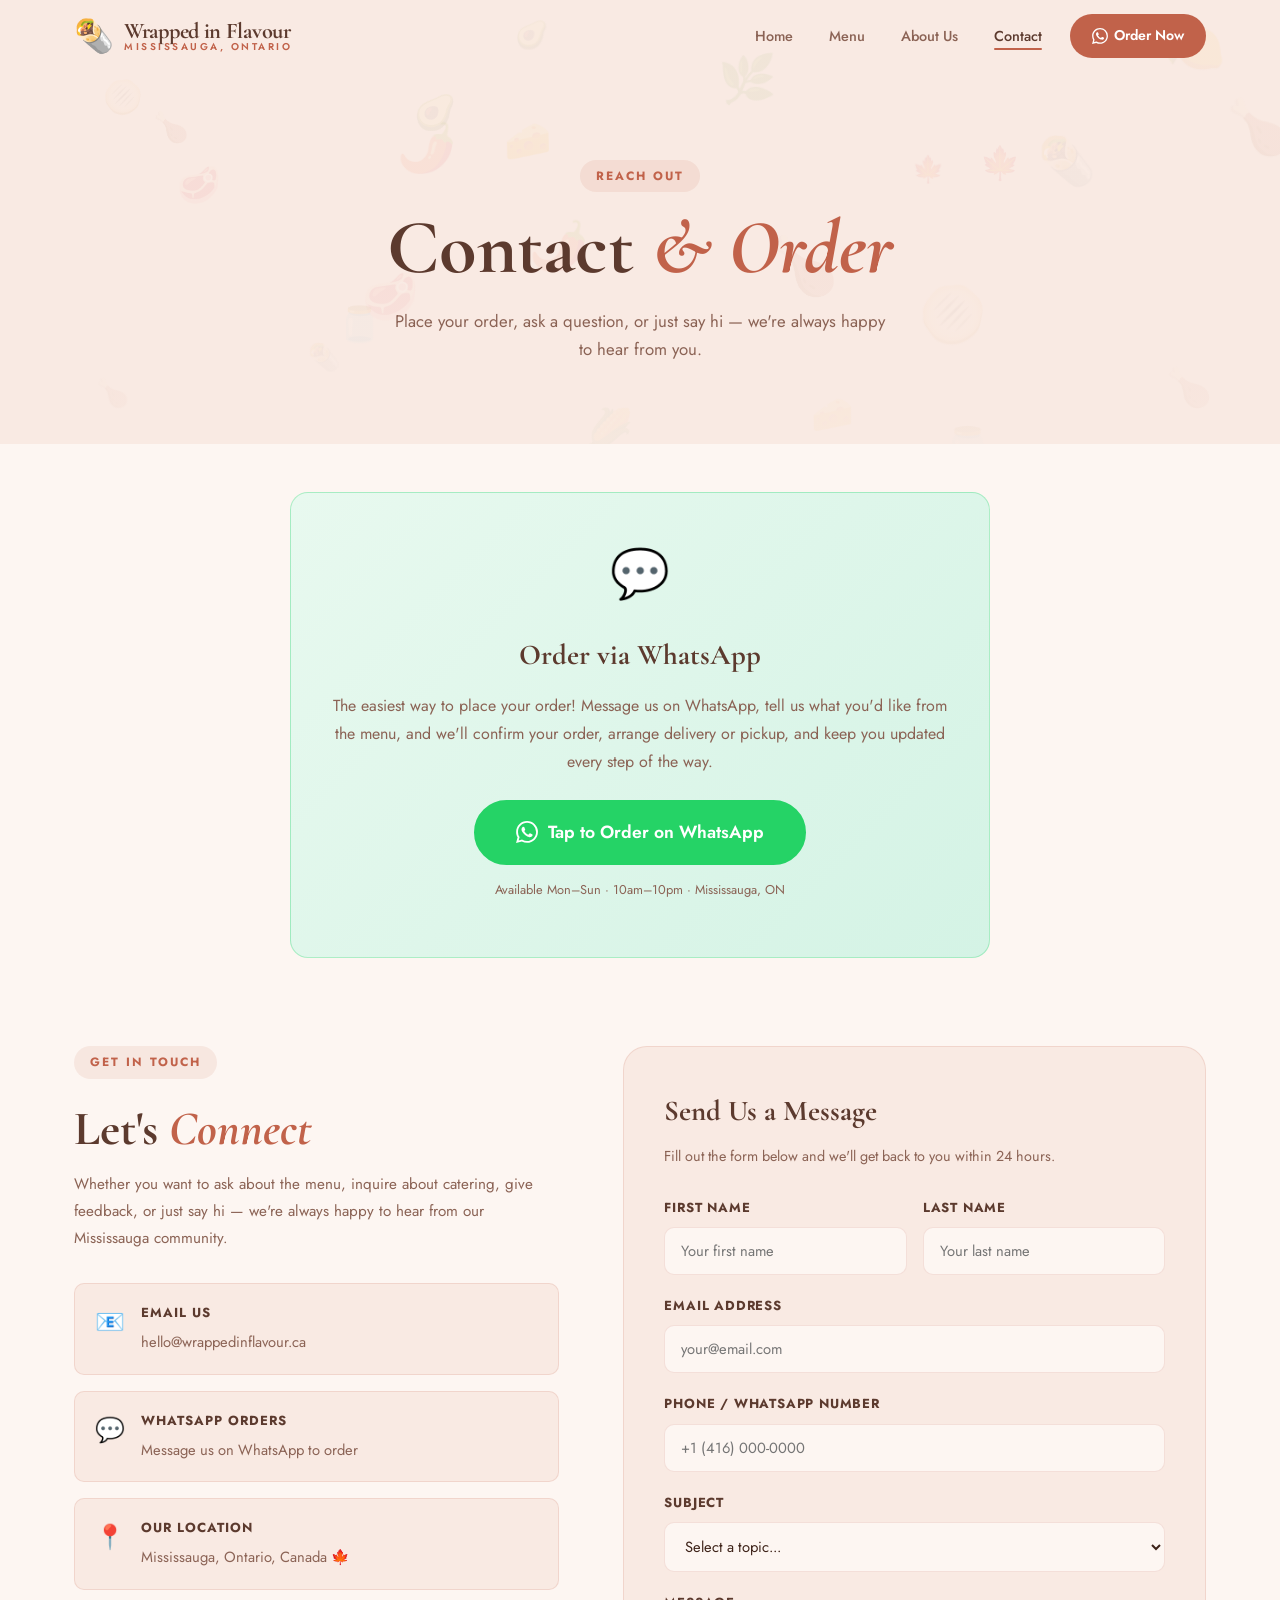
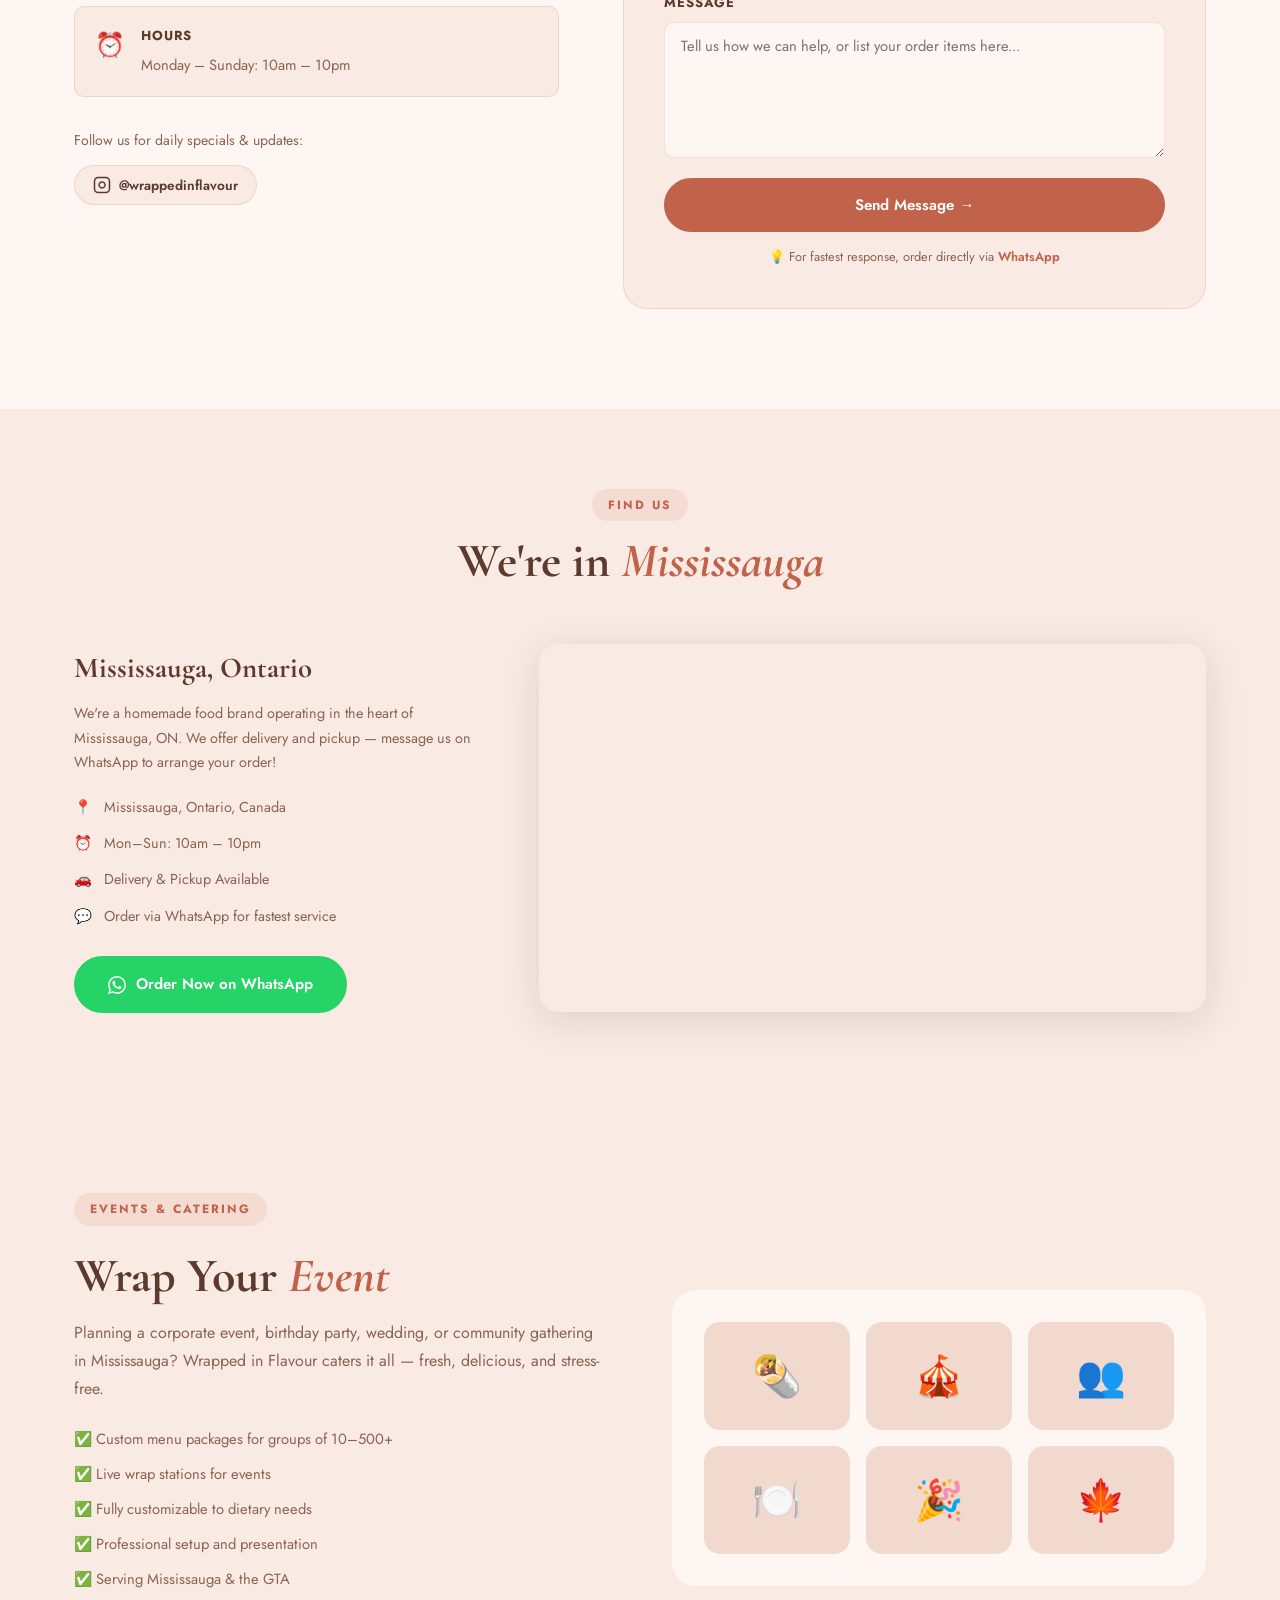
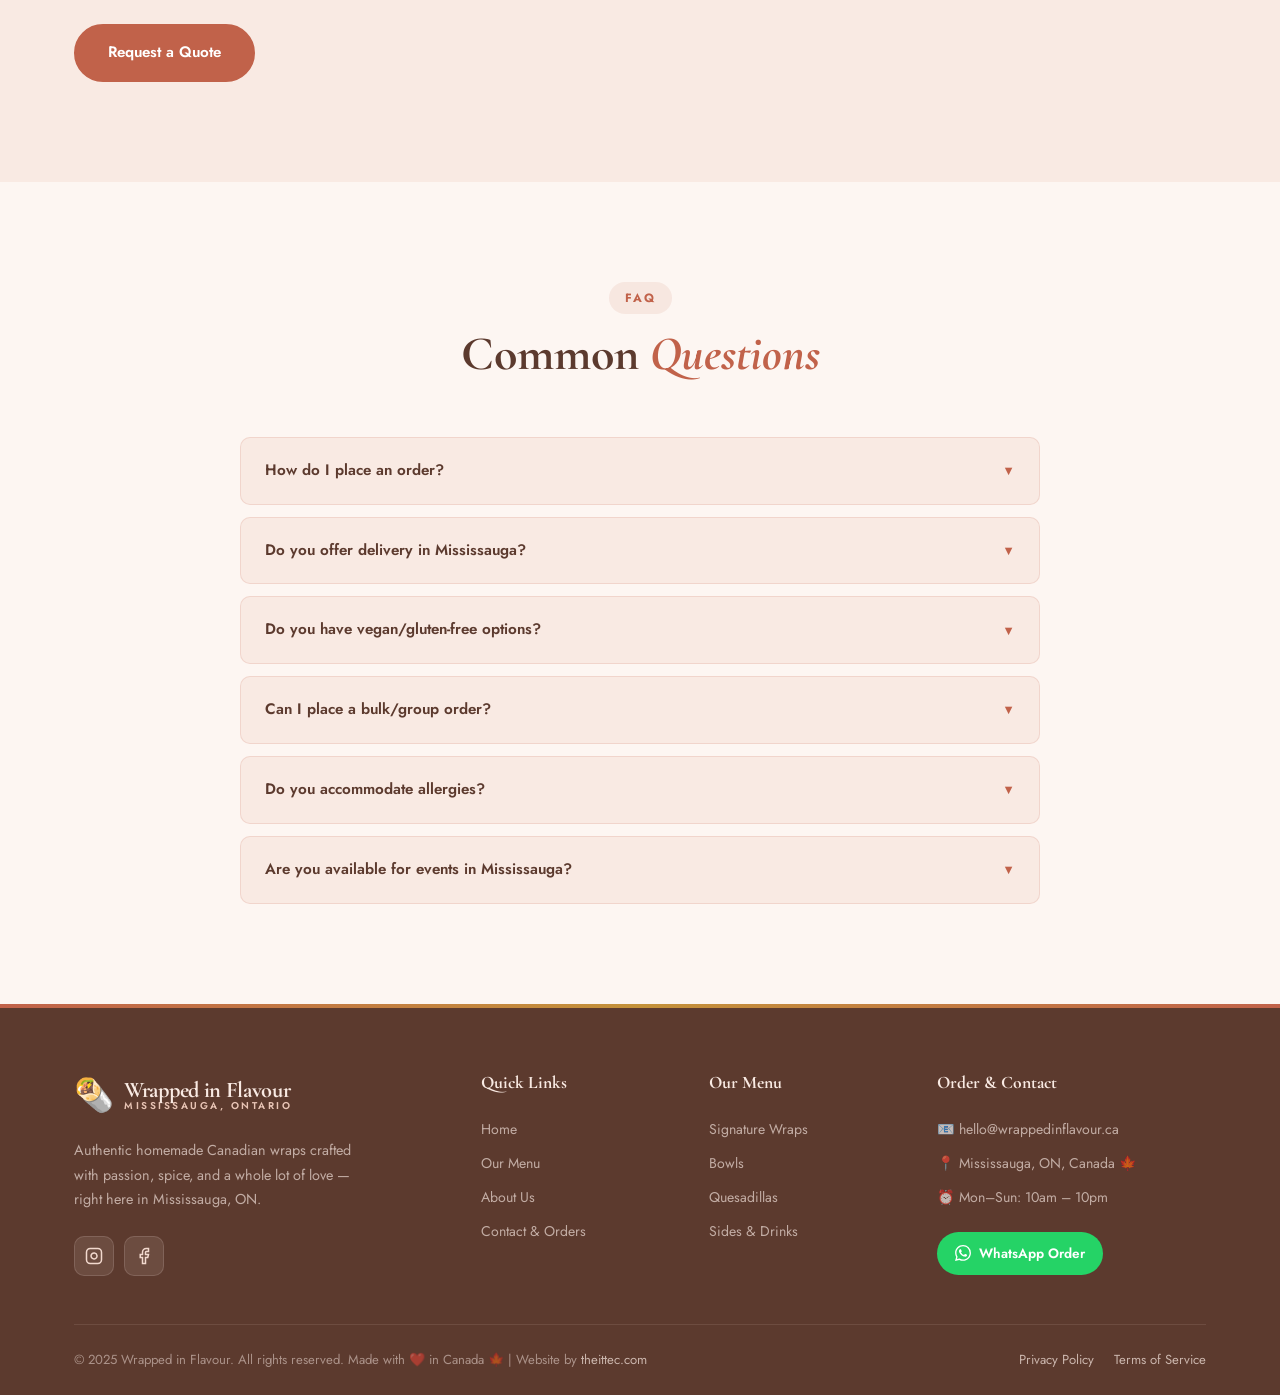
<file: contact-us/index.html>
<!DOCTYPE html>
<html lang="en">
<head>
  <meta charset="UTF-8" />
  <meta name="viewport" content="width=device-width, initial-scale=1.0" />
  <title>Contact & Order — Wrapped in Flavour | Mississauga, ON</title>
  <link rel="preconnect" href="https://fonts.googleapis.com">
  <link rel="preconnect" href="https://fonts.gstatic.com" crossorigin>
  <link href="https://fonts.googleapis.com/css2?family=Cormorant+Garamond:ital,wght@0,400;0,600;0,700;1,400;1,600&family=Jost:wght@300;400;500;600;700&family=Pacifico&display=swap" rel="stylesheet">
  <link rel="stylesheet" href="./../style.css">
  <style>
/* ========================================
   WRAPPED IN FLAVOUR — Brand Stylesheet
   Theme: #F9EAE3 Warm Blush
   ======================================== */

@import url('https://fonts.googleapis.com/css2?family=Cormorant+Garamond:ital,wght@0,400;0,600;0,700;1,400;1,600&family=Jost:wght@300;400;500;600;700&family=Pacifico&display=swap');

:root {
  --blush:     #F9EAE3;
  --blush2:    #F2D9CE;
  --blush3:    #E8C4B5;
  --blush4:    #DDA898;
  --terracotta:#C1624A;
  --terra-dark:#9B3D28;
  --warm-brown:#5C3A2E;
  --cream:     #FDF6F2;
  --dark:      #2A1810;
  --text:      #3D2218;
  --text-muted:#8B6355;
  --green:     #4A7C5A;
  --gold:      #C4923A;
  --white:     #ffffff;
  --border:    rgba(193,98,74,0.15);
  --shadow:    0 8px 40px rgba(44,24,16,0.12);
  --shadow-sm: 0 4px 16px rgba(44,24,16,0.08);
  --radius:    18px;
  --radius-sm: 10px;
  --transition: 0.35s cubic-bezier(0.4,0,0.2,1);
  --font-display: 'Cormorant Garamond', serif;
  --font-body:    'Jost', sans-serif;
  --font-script:  'Pacifico', cursive;
}

/* ---- RESET ---- */
*, *::before, *::after { box-sizing: border-box; margin: 0; padding: 0; }
html { scroll-behavior: smooth; }
body {
  font-family: var(--font-body);
  background: var(--cream);
  color: var(--text);
  line-height: 1.7;
  overflow-x: hidden;
}
img { max-width: 100%; display: block; }
a { text-decoration: none; color: inherit; }
ul { list-style: none; }
button { cursor: pointer; font-family: inherit; border: none; background: none; }
input, textarea, select { font-family: inherit; }

/* ---- SCROLLBAR ---- */
::-webkit-scrollbar { width: 6px; }
::-webkit-scrollbar-track { background: var(--blush); }
::-webkit-scrollbar-thumb { background: var(--terracotta); border-radius: 3px; }

/* ---- CONTAINER ---- */
.container { max-width: 1180px; margin: 0 auto; padding: 0 24px; }

/* ---- SCROLL REVEAL ---- */
.reveal {
  opacity: 0;
  transform: translateY(30px);
  transition: opacity 0.7s ease, transform 0.7s ease;
}
.reveal.visible {
  opacity: 1;
  transform: translateY(0);
}

/* ============================
   NAVBAR
   ============================ */
.navbar {
  position: fixed;
  top: 0; left: 0; right: 0;
  z-index: 1000;
  padding: 0;
  transition: all var(--transition);
}
.navbar.scrolled {
  background: rgba(253,246,242,0.96);
  backdrop-filter: blur(20px);
  border-bottom: 1px solid var(--border);
  box-shadow: 0 4px 30px rgba(44,24,16,0.1);
}
.nav-container {
  max-width: 1180px;
  margin: 0 auto;
  padding: 0 24px;
  height: 72px;
  display: flex;
  align-items: center;
  justify-content: space-between;
}
.logo {
  display: flex;
  align-items: center;
  gap: 10px;
  text-decoration: none;
}
.logo-icon {
  font-size: 2rem;
  animation: floatWrap 3s ease-in-out infinite;
}
@keyframes floatWrap {
  0%,100%{ transform: translateY(0) rotate(-5deg); }
  50%{ transform: translateY(-4px) rotate(5deg); }
}
.logo-text { display: flex; flex-direction: column; line-height: 1; }
.logo-main {
  font-family: var(--font-display);
  font-size: 1.4rem;
  font-weight: 700;
  color: var(--warm-brown);
  letter-spacing: -0.3px;
}
.logo-sub {
  font-size: 0.62rem;
  color: var(--terracotta);
  letter-spacing: 2.5px;
  text-transform: uppercase;
  font-weight: 600;
}

.nav-links {
  display: flex;
  align-items: center;
  gap: 4px;
}
.nav-link {
  padding: 8px 16px;
  font-size: 0.9rem;
  font-weight: 500;
  color: var(--text-muted);
  border-radius: 8px;
  transition: all var(--transition);
  position: relative;
}
.nav-link::after {
  content: '';
  position: absolute;
  bottom: 4px; left: 50%; right: 50%;
  height: 2px;
  background: var(--terracotta);
  border-radius: 2px;
  transition: all var(--transition);
}
.nav-link:hover::after, .nav-link.active::after { left: 16px; right: 16px; }
.nav-link:hover, .nav-link.active { color: var(--warm-brown); }
.nav-cta {
  padding: 10px 22px;
  background: var(--terracotta);
  color: var(--white) !important;
  border-radius: 50px;
  font-size: 0.88rem;
  font-weight: 600;
  transition: all var(--transition);
  margin-left: 8px;
  display: flex;
  align-items: center;
  gap: 6px;
}
.nav-cta:hover {
  background: var(--terra-dark);
  transform: translateY(-2px);
  box-shadow: 0 8px 24px rgba(193,98,74,0.35);
}

/* HAMBURGER */
.hamburger {
  display: none;
  flex-direction: column;
  gap: 5px;
  padding: 8px;
  cursor: pointer;
}
.hamburger span {
  display: block;
  width: 24px; height: 2px;
  background: var(--warm-brown);
  border-radius: 2px;
  transition: all var(--transition);
}
.hamburger.active span:nth-child(1) { transform: translateY(7px) rotate(45deg); }
.hamburger.active span:nth-child(2) { opacity: 0; }
.hamburger.active span:nth-child(3) { transform: translateY(-7px) rotate(-45deg); }

/* ============================
   BACKGROUND PATTERN
   ============================ */
.hero-bg-pattern {
  position: absolute;
  inset: 0;
  z-index: 0;
  overflow: hidden;
  pointer-events: none;
}
.food-icon-bg {
  position: absolute;
  font-size: 2.5rem;
  opacity: 0.06;
  animation: driftIcon linear infinite;
  user-select: none;
}
@keyframes driftIcon {
  0%,100%{ transform: translateY(0) rotate(0deg); opacity: 0.04; }
  50%{ opacity: 0.09; }
}

/* ============================
   HERO
   ============================ */
.hero {
  position: relative;
  min-height: 100vh;
  display: flex;
  flex-direction: column;
  justify-content: center;
  align-items: center;
  overflow: hidden;
  background:
    radial-gradient(ellipse at 20% 50%, rgba(193,98,74,0.12) 0%, transparent 60%),
    radial-gradient(ellipse at 80% 30%, rgba(196,146,58,0.08) 0%, transparent 50%),
    var(--blush);
}
.hero-overlay {
  position: absolute;
  inset: 0;
  background: linear-gradient(to bottom, rgba(249,234,227,0.2) 0%, rgba(249,234,227,0) 50%, rgba(249,234,227,0.6) 100%);
  pointer-events: none;
}
.hero-content {
  position: relative;
  z-index: 2;
  text-align: center;
  padding: 120px 24px 80px;
  max-width: 860px;
}
.hero-badge {
  display: inline-flex;
  align-items: center;
  gap: 8px;
  background: rgba(193,98,74,0.12);
  border: 1px solid rgba(193,98,74,0.25);
  color: var(--terracotta);
  padding: 8px 20px;
  border-radius: 50px;
  font-size: 0.82rem;
  font-weight: 600;
  letter-spacing: 1px;
  text-transform: uppercase;
  margin-bottom: 28px;
}
.hero-title {
  font-family: var(--font-display);
  font-size: clamp(3.5rem, 8vw, 7rem);
  font-weight: 700;
  line-height: 1.05;
  color: var(--warm-brown);
  margin-bottom: 24px;
}
.hero-title em {
  font-style: italic;
  color: var(--terracotta);
}
.hero-line1 { display: block; }
.hero-line2 { display: block; }
.hero-line3 {
  display: block;
  font-family: var(--font-script);
  font-size: 0.7em;
  color: var(--terracotta);
  line-height: 1.2;
}
.hero-desc {
  font-size: 1.1rem;
  color: var(--text-muted);
  margin-bottom: 36px;
  font-weight: 400;
  line-height: 1.8;
}
.hero-btns {
  display: flex;
  gap: 16px;
  justify-content: center;
  flex-wrap: wrap;
}
.btn-primary {
  display: inline-flex;
  align-items: center;
  gap: 8px;
  padding: 14px 32px;
  background: var(--terracotta);
  color: var(--white);
  border-radius: 50px;
  font-weight: 600;
  font-size: 0.95rem;
  transition: all var(--transition);
  border: 2px solid var(--terracotta);
}
.btn-primary:hover {
  background: var(--terra-dark);
  border-color: var(--terra-dark);
  transform: translateY(-3px);
  box-shadow: 0 12px 32px rgba(193,98,74,0.35);
}
.btn-outline {
  display: inline-flex;
  align-items: center;
  gap: 8px;
  padding: 14px 32px;
  background: transparent;
  color: var(--warm-brown);
  border-radius: 50px;
  font-weight: 600;
  font-size: 0.95rem;
  border: 2px solid var(--blush3);
  transition: all var(--transition);
}
.btn-outline:hover {
  background: var(--blush2);
  border-color: var(--terracotta);
  transform: translateY(-3px);
}
.btn-whatsapp {
  display: inline-flex;
  align-items: center;
  gap: 10px;
  padding: 14px 32px;
  background: #25D366;
  color: var(--white);
  border-radius: 50px;
  font-weight: 600;
  font-size: 0.95rem;
  transition: all var(--transition);
  border: 2px solid #25D366;
}
.btn-whatsapp:hover {
  background: #1da851;
  border-color: #1da851;
  transform: translateY(-3px);
  box-shadow: 0 12px 32px rgba(37,211,102,0.3);
}
.hero-scroll {
  position: absolute;
  bottom: 32px;
  left: 50%;
  transform: translateX(-50%);
  display: flex;
  flex-direction: column;
  align-items: center;
  gap: 8px;
  color: var(--text-muted);
  font-size: 0.75rem;
  letter-spacing: 1px;
  text-transform: uppercase;
  z-index: 2;
  animation: bounceScroll 2s ease-in-out infinite;
}
@keyframes bounceScroll {
  0%,100%{ transform: translateX(-50%) translateY(0); }
  50%{ transform: translateX(-50%) translateY(6px); }
}
.scroll-arrow {
  width: 20px; height: 20px;
  border-right: 2px solid var(--terracotta);
  border-bottom: 2px solid var(--terracotta);
  transform: rotate(45deg);
}

/* ============================
   MARQUEE
   ============================ */
.marquee-strip {
  background: var(--terracotta);
  padding: 14px 0;
  overflow: hidden;
  position: relative;
}
.marquee-inner {
  display: flex;
  gap: 48px;
  white-space: nowrap;
  animation: marquee 28s linear infinite;
}
.marquee-inner span {
  color: var(--white);
  font-weight: 600;
  font-size: 0.85rem;
  letter-spacing: 0.5px;
  flex-shrink: 0;
}
@keyframes marquee {
  0%{ transform: translateX(0); }
  100%{ transform: translateX(-50%); }
}

/* ============================
   FEATURES
   ============================ */
.features {
  padding: 80px 0;
  background: var(--blush);
}
.features-grid {
  display: grid;
  grid-template-columns: repeat(4, 1fr);
  gap: 24px;
}
.feature-card {
  background: var(--cream);
  border: 1px solid var(--border);
  border-radius: var(--radius);
  padding: 32px 24px;
  text-align: center;
  transition: all var(--transition);
}
.feature-card:hover {
  transform: translateY(-6px);
  box-shadow: var(--shadow);
  border-color: var(--blush3);
}
.feature-icon {
  font-size: 2.2rem;
  margin-bottom: 16px;
}
.feature-card h3 {
  font-family: var(--font-display);
  font-size: 1.2rem;
  font-weight: 700;
  color: var(--warm-brown);
  margin-bottom: 10px;
}
.feature-card p {
  font-size: 0.9rem;
  color: var(--text-muted);
  line-height: 1.6;
}

/* ============================
   SECTION HEADERS
   ============================ */
.section-header {
  text-align: center;
  margin-bottom: 56px;
}
.section-tag {
  display: inline-block;
  background: rgba(193,98,74,0.1);
  color: var(--terracotta);
  padding: 6px 16px;
  border-radius: 50px;
  font-size: 0.75rem;
  font-weight: 700;
  letter-spacing: 2px;
  text-transform: uppercase;
  margin-bottom: 14px;
}
.section-title {
  font-family: var(--font-display);
  font-size: clamp(2rem, 4vw, 3rem);
  font-weight: 700;
  color: var(--warm-brown);
  line-height: 1.1;
}
.section-title em {
  font-style: italic;
  color: var(--terracotta);
}
.section-desc {
  margin-top: 16px;
  color: var(--text-muted);
  font-size: 1rem;
  max-width: 560px;
  margin-left: auto;
  margin-right: auto;
}

/* ============================
   SIGNATURE SECTION
   ============================ */
.signature-section {
  padding: 100px 0;
  background: var(--cream);
}
.wrap-cards {
  display: grid;
  grid-template-columns: repeat(3,1fr);
  gap: 28px;
  margin-bottom: 48px;
}
.wrap-card {
  background: var(--blush);
  border: 1px solid var(--border);
  border-radius: var(--radius);
  overflow: hidden;
  transition: all var(--transition);
}
.wrap-card:hover {
  transform: translateY(-8px);
  box-shadow: var(--shadow);
}
.wrap-img-wrap {
  background: linear-gradient(135deg, var(--blush2), var(--blush3));
  height: 180px;
  display: flex;
  align-items: center;
  justify-content: center;
  position: relative;
}
.wrap-img-wrap.spicy { background: linear-gradient(135deg, #f5d5c8, #e8a090); }
.wrap-img-wrap.veggie { background: linear-gradient(135deg, #d5e8d5, #a8c8a8); }
.wrap-emoji { font-size: 4rem; }
.wrap-badge {
  position: absolute;
  top: 12px; right: 12px;
  background: var(--terracotta);
  color: var(--white);
  padding: 4px 12px;
  border-radius: 50px;
  font-size: 0.72rem;
  font-weight: 700;
}
.wrap-badge.hot { background: #c0392b; }
.wrap-badge.green { background: var(--green); }
.wrap-info { padding: 24px; }
.wrap-info h3 {
  font-family: var(--font-display);
  font-size: 1.25rem;
  font-weight: 700;
  color: var(--warm-brown);
  margin-bottom: 10px;
}
.wrap-info p {
  font-size: 0.88rem;
  color: var(--text-muted);
  margin-bottom: 16px;
  line-height: 1.6;
}
.wrap-footer {
  display: flex;
  align-items: center;
  justify-content: space-between;
}
.price {
  font-family: var(--font-display);
  font-size: 1.4rem;
  font-weight: 700;
  color: var(--terracotta);
}
.btn-small {
  padding: 8px 20px;
  background: var(--terracotta);
  color: var(--white);
  border-radius: 50px;
  font-size: 0.82rem;
  font-weight: 600;
  transition: all var(--transition);
}
.btn-small:hover {
  background: var(--terra-dark);
  transform: translateY(-1px);
}
.center-cta { text-align: center; }

/* ============================
   CHEF SECTION
   ============================ */
.chef-section {
  padding: 100px 0;
  background: var(--blush);
  overflow: hidden;
}
.chef-grid {
  display: grid;
  grid-template-columns: 1fr 1fr;
  gap: 64px;
  align-items: center;
}
.chef-visual {
  position: relative;
}
.chef-img-frame {
  background: linear-gradient(135deg, var(--blush2) 0%, var(--blush3) 100%);
  border-radius: 30px 30px 30px 80px;
  height: 480px;
  display: flex;
  align-items: center;
  justify-content: center;
  position: relative;
  overflow: hidden;
  border: 3px solid var(--blush3);
}
.chef-emoji-main {
  font-size: 8rem;
  animation: chefFloat 4s ease-in-out infinite;
}
@keyframes chefFloat {
  0%,100%{ transform: translateY(0) scale(1); }
  50%{ transform: translateY(-12px) scale(1.02); }
}
.chef-img-frame::before {
  content: '';
  position: absolute;
  inset: 0;
  background: radial-gradient(circle at 30% 30%, rgba(255,255,255,0.4), transparent 60%);
}
.chef-badge-floating {
  position: absolute;
  bottom: -20px;
  right: -20px;
  background: var(--terracotta);
  color: var(--white);
  padding: 16px 24px;
  border-radius: 20px;
  font-family: var(--font-display);
  font-size: 1.1rem;
  font-weight: 700;
  box-shadow: var(--shadow);
  line-height: 1.3;
  text-align: center;
}
.chef-badge-floating span {
  display: block;
  font-size: 0.7rem;
  font-family: var(--font-body);
  letter-spacing: 1px;
  text-transform: uppercase;
  opacity: 0.85;
  margin-top: 2px;
}
.chef-deco-circle {
  position: absolute;
  top: -30px;
  left: -30px;
  width: 100px;
  height: 100px;
  border: 3px dashed var(--blush3);
  border-radius: 50%;
  animation: rotateDeco 12s linear infinite;
}
@keyframes rotateDeco {
  from{ transform: rotate(0deg); }
  to{ transform: rotate(360deg); }
}
.chef-content {}
.chef-name {
  font-family: var(--font-display);
  font-size: 2.8rem;
  font-weight: 700;
  color: var(--warm-brown);
  line-height: 1.15;
  margin-bottom: 6px;
}
.chef-name em {
  font-style: italic;
  color: var(--terracotta);
}
.chef-title {
  color: var(--text-muted);
  font-size: 0.85rem;
  letter-spacing: 2px;
  text-transform: uppercase;
  font-weight: 600;
  margin-bottom: 24px;
}
.chef-story p {
  color: var(--text-muted);
  font-size: 1rem;
  line-height: 1.85;
  margin-bottom: 18px;
}
.chef-signature {
  font-family: var(--font-script);
  font-size: 2rem;
  color: var(--terracotta);
  margin: 24px 0;
}
.chef-qualities {
  display: flex;
  flex-wrap: wrap;
  gap: 10px;
  margin-top: 24px;
}
.chef-quality {
  background: var(--cream);
  border: 1px solid var(--border);
  color: var(--warm-brown);
  padding: 8px 18px;
  border-radius: 50px;
  font-size: 0.82rem;
  font-weight: 600;
  display: flex;
  align-items: center;
  gap: 6px;
}

/* ============================
   INSTAGRAM SECTION
   ============================ */
.instagram-section {
  padding: 100px 0;
  background: var(--warm-brown);
  overflow: hidden;
}
.insta-inner {
  display: grid;
  grid-template-columns: 1fr 1fr;
  gap: 64px;
  align-items: center;
}
.insta-text .section-tag {
  background: rgba(249,234,227,0.15);
  color: var(--blush);
}
.insta-text .section-title { color: var(--cream); }
.insta-text .section-title em { color: var(--blush3); }
.insta-text p {
  color: rgba(249,234,227,0.75);
  margin-bottom: 28px;
  line-height: 1.8;
}
.btn-insta {
  display: inline-flex;
  align-items: center;
  gap: 10px;
  padding: 12px 28px;
  background: transparent;
  color: var(--blush);
  border: 2px solid rgba(249,234,227,0.4);
  border-radius: 50px;
  font-weight: 600;
  font-size: 0.9rem;
  transition: all var(--transition);
}
.btn-insta svg { width: 20px; height: 20px; }
.btn-insta:hover {
  background: rgba(249,234,227,0.1);
  border-color: var(--blush);
  transform: translateY(-2px);
}
/* Instagram Live Feed Embed */
.insta-feed-container {
  background: var(--cream);
  border-radius: 24px;
  overflow: hidden;
  min-height: 420px;
  display: flex;
  flex-direction: column;
}
.insta-feed-header {
  background: linear-gradient(135deg, #833ab4, #fd1d1d, #fcb045);
  padding: 16px 20px;
  display: flex;
  align-items: center;
  gap: 12px;
  color: white;
}
.insta-feed-header .insta-avatar {
  width: 44px; height: 44px;
  background: rgba(255,255,255,0.2);
  border-radius: 50%;
  display: flex; align-items: center; justify-content: center;
  font-size: 1.4rem;
  border: 2px solid rgba(255,255,255,0.5);
}
.insta-feed-header .insta-handle {
  font-weight: 700;
  font-size: 0.95rem;
}
.insta-feed-header .insta-tag {
  font-size: 0.75rem;
  opacity: 0.85;
}
.insta-feed-iframe-wrap {
  flex: 1;
  position: relative;
  min-height: 360px;
}
.insta-grid {
  display: grid;
  grid-template-columns: repeat(3,1fr);
  gap: 3px;
  background: var(--blush2);
  border-radius: 20px;
  overflow: hidden;
}
.insta-item {
  background: var(--blush);
  aspect-ratio: 1;
  display: flex;
  align-items: center;
  justify-content: center;
  font-size: 2.5rem;
  transition: all var(--transition);
  cursor: pointer;
  border: 1px solid var(--blush2);
}
.insta-item:hover {
  background: var(--blush2);
  transform: scale(1.05);
  z-index: 1;
}

/* ============================
   TESTIMONIALS
   ============================ */
.testimonials {
  padding: 100px 0;
  background: var(--cream);
}
.testi-grid {
  display: grid;
  grid-template-columns: repeat(3,1fr);
  gap: 28px;
}
.testi-card {
  background: var(--blush);
  border: 1px solid var(--border);
  border-radius: var(--radius);
  padding: 32px;
  transition: all var(--transition);
}
.testi-card:hover {
  transform: translateY(-6px);
  box-shadow: var(--shadow);
}
.stars {
  color: var(--gold);
  font-size: 1.1rem;
  margin-bottom: 16px;
  letter-spacing: 2px;
}
.testi-card p {
  color: var(--text-muted);
  font-size: 0.95rem;
  line-height: 1.7;
  margin-bottom: 24px;
  font-style: italic;
}
.testi-author {
  display: flex;
  align-items: center;
  gap: 14px;
}
.testi-avatar {
  width: 44px; height: 44px;
  background: var(--terracotta);
  color: var(--white);
  border-radius: 50%;
  display: flex; align-items: center; justify-content: center;
  font-family: var(--font-display);
  font-weight: 700;
  font-size: 1.1rem;
}
.testi-author strong {
  display: block;
  color: var(--warm-brown);
  font-size: 0.9rem;
}
.testi-author span {
  font-size: 0.78rem;
  color: var(--text-muted);
}

/* ============================
   ORDER CTA SECTION
   ============================ */
.order-cta-section {
  padding: 100px 0;
  background: linear-gradient(135deg, var(--terracotta), var(--terra-dark));
  text-align: center;
  position: relative;
  overflow: hidden;
}
.order-cta-section::before {
  content: '';
  position: absolute;
  inset: 0;
  background: url("data:image/svg+xml,%3Csvg width='60' height='60' viewBox='0 0 60 60' xmlns='http://www.w3.org/2000/svg'%3E%3Cg fill='none' fill-rule='evenodd'%3E%3Cg fill='%23ffffff' fill-opacity='0.04'%3E%3Ccircle cx='30' cy='30' r='20'/%3E%3C/g%3E%3C/g%3E%3C/svg%3E");
}
.order-cta-content {
  position: relative;
  z-index: 2;
  max-width: 640px;
  margin: 0 auto;
}
.order-cta-content h2 {
  font-family: var(--font-display);
  font-size: clamp(2rem, 4vw, 3.2rem);
  font-weight: 700;
  color: var(--white);
  margin-bottom: 16px;
  line-height: 1.15;
}
.order-cta-content h2 em {
  font-style: italic;
  color: var(--blush2);
}
.order-cta-content p {
  color: rgba(255,255,255,0.8);
  font-size: 1.05rem;
  margin-bottom: 36px;
  line-height: 1.7;
}
.order-cta-btns {
  display: flex;
  gap: 16px;
  justify-content: center;
  flex-wrap: wrap;
}
.btn-white {
  display: inline-flex;
  align-items: center;
  gap: 8px;
  padding: 14px 32px;
  background: var(--white);
  color: var(--terracotta);
  border-radius: 50px;
  font-weight: 700;
  font-size: 0.95rem;
  transition: all var(--transition);
  border: 2px solid var(--white);
}
.btn-white:hover {
  background: var(--cream);
  transform: translateY(-3px);
  box-shadow: 0 12px 32px rgba(0,0,0,0.2);
}

/* ============================
   FOOTER
   ============================ */
.footer {
  background: var(--warm-brown);
  color: var(--blush);
  padding: 64px 0 0;
  position: relative;
}
.footer-pattern {
  position: absolute;
  top: 0; left: 0; right: 0;
  height: 4px;
  background: linear-gradient(90deg, var(--terracotta), var(--gold), var(--terracotta));
}
.footer-grid {
  display: grid;
  grid-template-columns: 2fr 1fr 1fr 1.5fr;
  gap: 48px;
  padding-bottom: 48px;
}
.footer-brand p {
  color: rgba(249,234,227,0.65);
  font-size: 0.9rem;
  line-height: 1.7;
  margin: 16px 0 24px;
  max-width: 280px;
}
.footer-logo .logo-main { color: var(--blush); }
.footer-logo .logo-sub { color: var(--blush3); }
.social-links {
  display: flex;
  gap: 10px;
  flex-wrap: wrap;
}
.social-link {
  width: 40px; height: 40px;
  background: rgba(249,234,227,0.1);
  border: 1px solid rgba(249,234,227,0.15);
  border-radius: 10px;
  display: flex; align-items: center; justify-content: center;
  color: var(--blush2);
  transition: all var(--transition);
}
.social-link svg { width: 18px; height: 18px; }
.social-link:hover {
  background: var(--terracotta);
  border-color: var(--terracotta);
  color: var(--white);
  transform: translateY(-3px);
}
.footer-col h4 {
  font-family: var(--font-display);
  font-size: 1.1rem;
  font-weight: 700;
  color: var(--blush);
  margin-bottom: 20px;
}
.footer-col ul li {
  margin-bottom: 10px;
}
.footer-col ul li a {
  color: rgba(249,234,227,0.65);
  font-size: 0.88rem;
  transition: color var(--transition);
}
.footer-col ul li a:hover { color: var(--blush); }
.footer-col ul li span,
.footer-col ul li {
  color: rgba(249,234,227,0.65);
  font-size: 0.88rem;
  line-height: 1.7;
}
.footer-whatsapp {
  display: inline-flex;
  align-items: center;
  gap: 8px;
  background: #25D366;
  color: var(--white);
  padding: 10px 18px;
  border-radius: 50px;
  font-size: 0.85rem;
  font-weight: 600;
  margin-top: 12px;
  transition: all var(--transition);
}
.footer-whatsapp:hover {
  background: #1da851;
  transform: translateY(-2px);
}
.footer-bottom {
  border-top: 1px solid rgba(249,234,227,0.1);
  padding: 24px 0;
  display: flex;
  align-items: center;
  justify-content: space-between;
  flex-wrap: wrap;
  gap: 12px;
}
.footer-bottom p {
  color: rgba(249,234,227,0.5);
  font-size: 0.82rem;
}
.footer-bottom a {
  color: rgba(249,234,227,0.7);
  font-size: 0.82rem;
}
.footer-bottom-links {
  display: flex;
  gap: 20px;
}
.footer-bottom-links a:hover { color: var(--blush); }

/* ============================
   PAGE HERO (inner pages)
   ============================ */
.page-hero {
  position: relative;
  padding: 160px 24px 80px;
  background: var(--blush);
  text-align: center;
  overflow: hidden;
}
.page-hero-content { position: relative; z-index: 2; }
.page-hero-title {
  font-family: var(--font-display);
  font-size: clamp(2.8rem, 6vw, 5rem);
  font-weight: 700;
  color: var(--warm-brown);
  line-height: 1.1;
  margin-bottom: 16px;
}
.page-hero-title em { font-style: italic; color: var(--terracotta); }
.page-hero-content p {
  color: var(--text-muted);
  font-size: 1.05rem;
  max-width: 500px;
  margin: 0 auto;
}

/* ============================
   MENU PAGE
   ============================ */
.menu-section { padding: 80px 0 100px; background: var(--cream); }
.menu-tabs {
  display: flex;
  gap: 8px;
  flex-wrap: wrap;
  margin-bottom: 48px;
  background: var(--blush);
  padding: 8px;
  border-radius: 60px;
  width: fit-content;
  margin-left: auto;
  margin-right: auto;
}
.tab-btn {
  padding: 10px 24px;
  border-radius: 50px;
  font-size: 0.88rem;
  font-weight: 600;
  color: var(--text-muted);
  transition: all var(--transition);
  background: transparent;
}
.tab-btn.active, .tab-btn:hover {
  background: var(--terracotta);
  color: var(--white);
}
.tab-content { display: none; }
.tab-content.active { display: block; }
.menu-category-title { text-align: center; margin-bottom: 40px; }
.menu-category-title h2 {
  font-family: var(--font-display);
  font-size: 2.4rem;
  color: var(--warm-brown);
}
.menu-category-title h2 em { font-style: italic; color: var(--terracotta); }
.menu-category-title p {
  color: var(--text-muted);
  font-size: 0.9rem;
  margin-top: 10px;
}
.menu-grid {
  display: grid;
  grid-template-columns: repeat(3,1fr);
  gap: 24px;
}
.menu-item {
  background: var(--blush);
  border: 1px solid var(--border);
  border-radius: var(--radius);
  padding: 28px;
  transition: all var(--transition);
}
.menu-item:hover {
  transform: translateY(-4px);
  box-shadow: var(--shadow);
  border-color: var(--blush3);
}
.menu-item-header {
  display: flex;
  align-items: flex-start;
  justify-content: space-between;
  margin-bottom: 14px;
}
.menu-emoji { font-size: 2.4rem; }
.badge-bestseller, .badge-spicy, .badge-veggie, .badge-new {
  padding: 4px 12px;
  border-radius: 50px;
  font-size: 0.7rem;
  font-weight: 700;
  text-transform: uppercase;
  letter-spacing: 0.5px;
}
.badge-bestseller { background: rgba(196,146,58,0.15); color: var(--gold); }
.badge-spicy { background: rgba(192,57,43,0.12); color: #c0392b; }
.badge-veggie { background: rgba(74,124,90,0.12); color: var(--green); }
.badge-new { background: rgba(193,98,74,0.12); color: var(--terracotta); }
.menu-item h3 {
  font-family: var(--font-display);
  font-size: 1.2rem;
  font-weight: 700;
  color: var(--warm-brown);
  margin-bottom: 10px;
}
.menu-item p {
  font-size: 0.88rem;
  color: var(--text-muted);
  line-height: 1.6;
  margin-bottom: 16px;
}
.menu-item-tags {
  display: flex;
  flex-wrap: wrap;
  gap: 6px;
  margin-bottom: 16px;
}
.menu-item-tags span {
  background: rgba(193,98,74,0.08);
  color: var(--terracotta);
  padding: 3px 10px;
  border-radius: 50px;
  font-size: 0.72rem;
  font-weight: 600;
}
.menu-item-footer {
  display: flex;
  align-items: center;
  justify-content: space-between;
  margin-top: auto;
}

/* Order via WhatsApp notice on menu */
.menu-order-notice {
  background: linear-gradient(135deg, #e8f9ef, #d4f3e5);
  border: 1px solid rgba(37,211,102,0.3);
  border-radius: var(--radius);
  padding: 24px 32px;
  display: flex;
  align-items: center;
  gap: 20px;
  margin-bottom: 48px;
  flex-wrap: wrap;
}
.menu-order-notice-icon { font-size: 2rem; }
.menu-order-notice-text h4 {
  font-family: var(--font-display);
  font-size: 1.1rem;
  color: var(--warm-brown);
  margin-bottom: 4px;
}
.menu-order-notice-text p {
  color: var(--text-muted);
  font-size: 0.88rem;
}
.menu-order-notice .btn-whatsapp {
  margin-left: auto;
  flex-shrink: 0;
}

/* ============================
   ALLERGEN
   ============================ */
.allergen-section { padding: 40px 0; background: var(--blush); }
.allergen-box {
  background: var(--cream);
  border: 1px solid rgba(196,146,58,0.25);
  border-radius: var(--radius);
  padding: 24px 28px;
  display: flex;
  align-items: flex-start;
  gap: 16px;
}
.allergen-icon { font-size: 1.8rem; flex-shrink: 0; }
.allergen-box strong { color: var(--warm-brown); display: block; margin-bottom: 4px; }
.allergen-box p { color: var(--text-muted); font-size: 0.88rem; line-height: 1.6; }

/* ============================
   ABOUT PAGE
   ============================ */
.about-story { padding: 100px 0; background: var(--cream); }
.story-grid {
  display: grid;
  grid-template-columns: 1fr 1fr;
  gap: 64px;
  align-items: center;
}
.story-img-wrap {
  background: linear-gradient(135deg, var(--blush2), var(--blush3));
  border-radius: 30px 30px 30px 80px;
  height: 420px;
  display: flex;
  align-items: center;
  justify-content: center;
  position: relative;
  border: 3px solid var(--blush3);
}
.story-emoji-display { font-size: 6rem; }
.story-badge-float {
  position: absolute;
  bottom: -18px; right: -18px;
  background: var(--terracotta);
  color: white;
  padding: 12px 20px;
  border-radius: 16px;
  font-weight: 700;
  font-size: 0.9rem;
  box-shadow: var(--shadow);
}
.story-text { }
.story-text p {
  color: var(--text-muted);
  line-height: 1.8;
  margin-bottom: 16px;
}
.story-stats {
  display: flex;
  gap: 32px;
  margin-top: 32px;
  flex-wrap: wrap;
}
.stat-item { text-align: center; }
.stat-num {
  display: block;
  font-family: var(--font-display);
  font-size: 2.5rem;
  font-weight: 700;
  color: var(--terracotta);
  line-height: 1;
}
.stat-label {
  font-size: 0.78rem;
  color: var(--text-muted);
  text-transform: uppercase;
  letter-spacing: 1px;
  font-weight: 600;
}
.mission-section { padding: 100px 0; background: var(--blush); }
.mission-inner {}
.mission-grid {
  display: grid;
  grid-template-columns: repeat(4,1fr);
  gap: 24px;
}
.mission-card {
  background: var(--cream);
  border: 1px solid var(--border);
  border-radius: var(--radius);
  padding: 32px 24px;
  text-align: center;
  transition: all var(--transition);
}
.mission-card:hover {
  transform: translateY(-6px);
  box-shadow: var(--shadow);
}
.mission-icon { font-size: 2.2rem; margin-bottom: 16px; }
.mission-card h3 {
  font-family: var(--font-display);
  font-size: 1.2rem;
  font-weight: 700;
  color: var(--warm-brown);
  margin-bottom: 10px;
}
.mission-card p { color: var(--text-muted); font-size: 0.88rem; line-height: 1.65; }

.team-section { padding: 100px 0; background: var(--cream); }
.team-grid {
  display: grid;
  grid-template-columns: repeat(3,1fr);
  gap: 28px;
}
.team-card {
  background: var(--blush);
  border: 1px solid var(--border);
  border-radius: var(--radius);
  padding: 36px 28px;
  text-align: center;
  transition: all var(--transition);
}
.team-card:hover {
  transform: translateY(-6px);
  box-shadow: var(--shadow);
}
.team-avatar { font-size: 3.5rem; margin-bottom: 16px; }
.team-card h3 {
  font-family: var(--font-display);
  font-size: 1.3rem;
  font-weight: 700;
  color: var(--warm-brown);
  margin-bottom: 4px;
}
.team-role {
  display: block;
  color: var(--terracotta);
  font-size: 0.8rem;
  font-weight: 600;
  letter-spacing: 1px;
  text-transform: uppercase;
  margin-bottom: 14px;
}
.team-card p { color: var(--text-muted); font-size: 0.88rem; line-height: 1.65; }

.timeline-section { padding: 100px 0; background: var(--blush); }
.timeline { max-width: 700px; margin: 0 auto; position: relative; }
.timeline::before {
  content: '';
  position: absolute;
  left: 28px;
  top: 0; bottom: 0;
  width: 2px;
  background: linear-gradient(to bottom, var(--terracotta), var(--blush3));
}
.timeline-item {
  display: flex;
  gap: 32px;
  margin-bottom: 40px;
  position: relative;
}
.timeline-dot {
  width: 56px; height: 56px;
  background: var(--cream);
  border: 3px solid var(--terracotta);
  border-radius: 50%;
  display: flex; align-items: center; justify-content: center;
  font-size: 1.4rem;
  flex-shrink: 0;
  z-index: 1;
}
.timeline-content {
  padding-top: 8px;
}
.timeline-year {
  display: inline-block;
  background: var(--terracotta);
  color: var(--white);
  padding: 3px 12px;
  border-radius: 50px;
  font-size: 0.78rem;
  font-weight: 700;
  margin-bottom: 8px;
}
.timeline-content h3 {
  font-family: var(--font-display);
  font-size: 1.2rem;
  font-weight: 700;
  color: var(--warm-brown);
  margin-bottom: 6px;
}
.timeline-content p { color: var(--text-muted); font-size: 0.88rem; line-height: 1.65; }

.about-cta { padding: 100px 0; background: var(--cream); }
.cta-banner {
  background: linear-gradient(135deg, var(--terracotta), var(--terra-dark));
  border-radius: 28px;
  padding: 64px;
  text-align: center;
  color: var(--white);
}
.cta-banner h2 {
  font-family: var(--font-display);
  font-size: 2.8rem;
  font-weight: 700;
  margin-bottom: 16px;
}
.cta-banner h2 em { font-style: italic; color: var(--blush2); }
.cta-banner p {
  color: rgba(255,255,255,0.8);
  font-size: 1rem;
  margin-bottom: 32px;
}
.cta-btns {
  display: flex;
  gap: 16px;
  justify-content: center;
  flex-wrap: wrap;
}
.btn-outline-white {
  display: inline-flex;
  align-items: center;
  gap: 8px;
  padding: 14px 32px;
  background: transparent;
  color: var(--white);
  border-radius: 50px;
  font-weight: 600;
  font-size: 0.95rem;
  border: 2px solid rgba(255,255,255,0.4);
  transition: all var(--transition);
}
.btn-outline-white:hover {
  background: rgba(255,255,255,0.1);
  border-color: white;
  transform: translateY(-2px);
}

/* ============================
   CONTACT PAGE
   ============================ */
.contact-section { padding: 80px 0 100px; background: var(--cream); }
.contact-grid {
  display: grid;
  grid-template-columns: 1fr 1.2fr;
  gap: 64px;
  align-items: start;
}
.contact-info .section-title { margin-top: 10px; margin-bottom: 16px; }
.contact-intro { color: var(--text-muted); font-size: 0.95rem; line-height: 1.75; margin-bottom: 32px; }
.contact-cards { display: flex; flex-direction: column; gap: 16px; margin-bottom: 32px; }
.contact-card {
  display: flex;
  align-items: flex-start;
  gap: 16px;
  background: var(--blush);
  border: 1px solid var(--border);
  border-radius: var(--radius-sm);
  padding: 18px 20px;
  transition: all var(--transition);
}
.contact-card:hover { border-color: var(--blush3); box-shadow: var(--shadow-sm); }
.contact-card-icon { font-size: 1.5rem; flex-shrink: 0; }
.contact-card strong {
  display: block;
  color: var(--warm-brown);
  font-size: 0.82rem;
  text-transform: uppercase;
  letter-spacing: 1px;
  margin-bottom: 4px;
  font-weight: 700;
}
.contact-card a, .contact-card span {
  color: var(--text-muted);
  font-size: 0.92rem;
  line-height: 1.5;
}
.contact-card a:hover { color: var(--terracotta); }
.contact-whatsapp-card {
  background: linear-gradient(135deg, #e8f9ef, #d4f3e5);
  border: 1px solid rgba(37,211,102,0.3);
  border-radius: var(--radius);
  padding: 24px;
  text-align: center;
  margin-bottom: 24px;
}
.contact-whatsapp-card h4 {
  font-family: var(--font-display);
  font-size: 1.3rem;
  color: var(--warm-brown);
  margin-bottom: 8px;
}
.contact-whatsapp-card p {
  color: var(--text-muted);
  font-size: 0.88rem;
  margin-bottom: 16px;
}

.contact-social p {
  color: var(--text-muted);
  font-size: 0.88rem;
  margin-bottom: 12px;
}
.big-social .social-link {
  width: auto;
  padding: 10px 18px;
  gap: 8px;
  border-radius: 50px;
  font-size: 0.85rem;
  font-weight: 600;
  background: var(--blush);
  color: var(--warm-brown);
  border-color: var(--border);
  display: inline-flex;
  align-items: center;
}
.big-social .social-link svg { width: 18px; height: 18px; }

.contact-form-wrap {}
.form-card {
  background: var(--blush);
  border: 1px solid var(--border);
  border-radius: 24px;
  padding: 40px;
}
.form-card h3 {
  font-family: var(--font-display);
  font-size: 1.8rem;
  font-weight: 700;
  color: var(--warm-brown);
  margin-bottom: 8px;
}
.form-card > p {
  color: var(--text-muted);
  font-size: 0.9rem;
  margin-bottom: 28px;
}
.form-row {
  display: grid;
  grid-template-columns: 1fr 1fr;
  gap: 16px;
}
.form-group {
  display: flex;
  flex-direction: column;
  gap: 8px;
  margin-bottom: 20px;
}
.form-group label {
  font-size: 0.82rem;
  font-weight: 700;
  color: var(--warm-brown);
  text-transform: uppercase;
  letter-spacing: 0.8px;
}
.form-group input,
.form-group select,
.form-group textarea {
  background: var(--cream);
  border: 1.5px solid var(--border);
  border-radius: var(--radius-sm);
  padding: 12px 16px;
  font-size: 0.92rem;
  color: var(--text);
  transition: all var(--transition);
  outline: none;
}
.form-group input:focus,
.form-group select:focus,
.form-group textarea:focus {
  border-color: var(--terracotta);
  box-shadow: 0 0 0 3px rgba(193,98,74,0.1);
}
.form-group textarea { resize: vertical; min-height: 120px; }
.full-width { width: 100%; justify-content: center; }
.form-success {
  text-align: center;
  padding: 40px;
}
.success-icon { font-size: 3rem; margin-bottom: 16px; }
.form-success h3 {
  font-family: var(--font-display);
  font-size: 1.8rem;
  color: var(--warm-brown);
  margin-bottom: 10px;
}
.form-success p { color: var(--text-muted); }

.catering-section { padding: 100px 0; background: var(--blush); }
.catering-inner {
  display: grid;
  grid-template-columns: 1fr 1fr;
  gap: 64px;
  align-items: center;
}
.catering-text .section-title { margin-top: 10px; margin-bottom: 16px; }
.catering-text > p { color: var(--text-muted); margin-bottom: 24px; line-height: 1.75; }
.catering-list { display: flex; flex-direction: column; gap: 10px; margin-bottom: 32px; }
.catering-list li { color: var(--text-muted); font-size: 0.92rem; display: flex; align-items: center; gap: 8px; }
.catering-visual {}
.catering-emoji-grid {
  display: grid;
  grid-template-columns: repeat(3,1fr);
  gap: 16px;
  background: var(--cream);
  border-radius: 24px;
  padding: 32px;
}
.catering-emoji-grid span {
  font-size: 2.5rem;
  text-align: center;
  display: flex;
  align-items: center;
  justify-content: center;
  background: var(--blush2);
  border-radius: 16px;
  padding: 20px;
  transition: transform var(--transition);
}
.catering-emoji-grid span:hover { transform: scale(1.1) rotate(5deg); }

.faq-section { padding: 100px 0; background: var(--cream); }
.faq-grid { max-width: 800px; margin: 0 auto; display: flex; flex-direction: column; gap: 12px; }
.faq-item {
  background: var(--blush);
  border: 1px solid var(--border);
  border-radius: var(--radius-sm);
  overflow: hidden;
  transition: all var(--transition);
}
.faq-item.open { border-color: var(--terracotta); }
.faq-q {
  padding: 20px 24px;
  display: flex;
  align-items: center;
  justify-content: space-between;
  cursor: pointer;
  font-weight: 600;
  color: var(--warm-brown);
  font-size: 0.95rem;
  transition: all var(--transition);
}
.faq-q:hover { color: var(--terracotta); }
.faq-arrow { transition: transform var(--transition); font-size: 0.8rem; color: var(--terracotta); }
.faq-item.open .faq-arrow { transform: rotate(180deg); }
.faq-a {
  max-height: 0;
  overflow: hidden;
  transition: max-height 0.4s ease, padding 0.3s ease;
  padding: 0 24px;
}
.faq-item.open .faq-a {
  max-height: 200px;
  padding: 0 24px 20px;
}
.faq-a p { color: var(--text-muted); font-size: 0.9rem; line-height: 1.7; }
.faq-a a { color: var(--terracotta); }

/* ============================
   MAP SECTION
   ============================ */
.map-section { padding: 80px 0; background: var(--blush); }
.map-inner {
  display: grid;
  grid-template-columns: 1fr 1.6fr;
  gap: 48px;
  align-items: start;
}
.map-info h3 {
  font-family: var(--font-display);
  font-size: 1.8rem;
  color: var(--warm-brown);
  margin-bottom: 8px;
}
.map-info p { color: var(--text-muted); font-size: 0.9rem; margin-bottom: 20px; }
.map-details { display: flex; flex-direction: column; gap: 12px; }
.map-detail {
  display: flex;
  align-items: flex-start;
  gap: 12px;
  font-size: 0.9rem;
  color: var(--text-muted);
}
.map-frame {
  border-radius: 20px;
  overflow: hidden;
  box-shadow: var(--shadow);
}
.map-frame iframe {
  width: 100%;
  height: 360px;
  border: none;
}

/* ============================
   ANIMATIONS
   ============================ */
@keyframes fadeInUp {
  from{ opacity:0; transform: translateY(20px); }
  to{ opacity:1; transform: translateY(0); }
}
@keyframes pulse {
  0%,100%{ transform: scale(1); }
  50%{ transform: scale(1.05); }
}

/* ============================
   RESPONSIVE
   ============================ */
@media (max-width: 1024px) {
  .features-grid { grid-template-columns: repeat(2,1fr); }
  .wrap-cards { grid-template-columns: 1fr 1fr; }
  .footer-grid { grid-template-columns: 1fr 1fr; }
  .mission-grid { grid-template-columns: 1fr 1fr; }
  .chef-grid { gap: 40px; }
}
@media (max-width: 768px) {
  .nav-links {
    display: none;
    position: fixed;
    inset: 0;
    background: var(--cream);
    flex-direction: column;
    justify-content: center;
    align-items: center;
    gap: 8px;
    padding: 24px;
  }
  .nav-links.open { display: flex; }
  .nav-link { font-size: 1.2rem; padding: 12px 24px; }
  .hamburger { display: flex; }
  .hero-title { font-size: 3rem; }
  .wrap-cards { grid-template-columns: 1fr; }
  .insta-inner { grid-template-columns: 1fr; }
  .chef-grid { grid-template-columns: 1fr; }
  .story-grid { grid-template-columns: 1fr; }
  .contact-grid { grid-template-columns: 1fr; }
  .catering-inner { grid-template-columns: 1fr; }
  .testi-grid { grid-template-columns: 1fr; }
  .team-grid { grid-template-columns: 1fr 1fr; }
  .menu-grid { grid-template-columns: 1fr 1fr; }
  .footer-grid { grid-template-columns: 1fr; }
  .form-row { grid-template-columns: 1fr; }
  .cta-banner { padding: 40px 24px; }
  .map-inner { grid-template-columns: 1fr; }
}
@media (max-width: 480px) {
  .menu-grid { grid-template-columns: 1fr; }
  .team-grid { grid-template-columns: 1fr; }
  .mission-grid { grid-template-columns: 1fr; }
  .features-grid { grid-template-columns: 1fr 1fr; }
  .menu-tabs { border-radius: 16px; }
}

  </style>
</head>
<body>

  <nav class="navbar" id="navbar">
    <div class="nav-container">
      <a href="/index.html" class="logo">
        <span class="logo-icon">🌯</span>
        <div class="logo-text">
          <span class="logo-main">Wrapped in Flavour</span>
          <span class="logo-sub">Mississauga, Ontario</span>
        </div>
      </a>
      <ul class="nav-links" id="navLinks">
        <li><a href="/" class="nav-link">Home</a></li>
        <li><a href="/menu" class="nav-link">Menu</a></li>
        <li><a href="/about-us" class="nav-link">About Us</a></li>
        <li><a href="/contact-us" class="nav-link active">Contact</a></li>
        <li>
          <a href="https://wa.me/1XXXXXXXXXX?text=Hi!%20I'd%20like%20to%20place%20an%20order%20🌯" target="_blank" class="nav-cta">
            <svg viewBox="0 0 24 24" fill="currentColor" width="16" height="16"><path d="M17.472 14.382c-.297-.149-1.758-.867-2.03-.967-.273-.099-.471-.148-.67.15-.197.297-.767.966-.94 1.164-.173.199-.347.223-.644.075-.297-.15-1.255-.463-2.39-1.475-.883-.788-1.48-1.761-1.653-2.059-.173-.297-.018-.458.13-.606.134-.133.298-.347.446-.52.149-.174.198-.298.298-.497.099-.198.05-.371-.025-.52-.075-.149-.669-1.612-.916-2.207-.242-.579-.487-.5-.669-.51-.173-.008-.371-.01-.57-.01-.198 0-.52.074-.792.372-.272.297-1.04 1.016-1.04 2.479 0 1.462 1.065 2.875 1.213 3.074.149.198 2.096 3.2 5.077 4.487.709.306 1.262.489 1.694.625.712.227 1.36.195 1.871.118.571-.085 1.758-.719 2.006-1.413.248-.694.248-1.289.173-1.413-.074-.124-.272-.198-.57-.347m-5.421 7.403h-.004a9.87 9.87 0 01-5.031-1.378l-.361-.214-3.741.982.998-3.648-.235-.374a9.86 9.86 0 01-1.51-5.26c.001-5.45 4.436-9.884 9.888-9.884 2.64 0 5.122 1.03 6.988 2.898a9.825 9.825 0 012.893 6.994c-.003 5.45-4.437 9.884-9.885 9.884m8.413-18.297A11.815 11.815 0 0012.05 0C5.495 0 .16 5.335.157 11.892c0 2.096.547 4.142 1.588 5.945L.057 24l6.305-1.654a11.882 11.882 0 005.683 1.448h.005c6.554 0 11.89-5.335 11.893-11.893a11.821 11.821 0 00-3.48-8.413z"/></svg>
            Order Now
          </a>
        </li>
      </ul>
      <button class="hamburger" id="hamburger" aria-label="Toggle menu">
        <span></span><span></span><span></span>
      </button>
    </div>
  </nav>

  <!-- PAGE HERO -->
  <section class="page-hero">
    <div class="hero-bg-pattern" id="bgPattern"></div>
    <div class="hero-overlay"></div>
    <div class="page-hero-content">
      <span class="section-tag reveal">Reach Out</span>
      <h1 class="page-hero-title reveal">Contact <em>& Order</em></h1>
      <p class="reveal">Place your order, ask a question, or just say hi — we're always happy to hear from you.</p>
    </div>
  </section>

  <!-- WHATSAPP ORDER SECTION -->
  <section style="padding: 48px 0; background: var(--cream);">
    <div class="container">
      <div class="contact-whatsapp-card reveal" style="max-width: 700px; margin: 0 auto; padding: 40px;">
        <div style="font-size: 3rem; margin-bottom: 16px;">💬</div>
        <h4 style="font-size: 1.8rem; margin-bottom: 12px;">Order via WhatsApp</h4>
        <p style="font-size: 1rem; color: var(--text-muted); margin-bottom: 24px; line-height: 1.75;">The easiest way to place your order! Message us on WhatsApp, tell us what you'd like from the menu, and we'll confirm your order, arrange delivery or pickup, and keep you updated every step of the way.</p>
        <a href="https://wa.me/1XXXXXXXXXX?text=Hi!%20I'd%20like%20to%20place%20an%20order%20from%20Wrapped%20in%20Flavour%20🌯%0A%0AHere's%20my%20order:%0A" target="_blank" class="btn-whatsapp" style="font-size: 1.1rem; padding: 16px 40px;">
          <svg viewBox="0 0 24 24" fill="currentColor" width="22" height="22"><path d="M17.472 14.382c-.297-.149-1.758-.867-2.03-.967-.273-.099-.471-.148-.67.15-.197.297-.767.966-.94 1.164-.173.199-.347.223-.644.075-.297-.15-1.255-.463-2.39-1.475-.883-.788-1.48-1.761-1.653-2.059-.173-.297-.018-.458.13-.606.134-.133.298-.347.446-.52.149-.174.198-.298.298-.497.099-.198.05-.371-.025-.52-.075-.149-.669-1.612-.916-2.207-.242-.579-.487-.5-.669-.51-.173-.008-.371-.01-.57-.01-.198 0-.52.074-.792.372-.272.297-1.04 1.016-1.04 2.479 0 1.462 1.065 2.875 1.213 3.074.149.198 2.096 3.2 5.077 4.487.709.306 1.262.489 1.694.625.712.227 1.36.195 1.871.118.571-.085 1.758-.719 2.006-1.413.248-.694.248-1.289.173-1.413-.074-.124-.272-.198-.57-.347m-5.421 7.403h-.004a9.87 9.87 0 01-5.031-1.378l-.361-.214-3.741.982.998-3.648-.235-.374a9.86 9.86 0 01-1.51-5.26c.001-5.45 4.436-9.884 9.888-9.884 2.64 0 5.122 1.03 6.988 2.898a9.825 9.825 0 012.893 6.994c-.003 5.45-4.437 9.884-9.885 9.884m8.413-18.297A11.815 11.815 0 0012.05 0C5.495 0 .16 5.335.157 11.892c0 2.096.547 4.142 1.588 5.945L.057 24l6.305-1.654a11.882 11.882 0 005.683 1.448h.005c6.554 0 11.89-5.335 11.893-11.893a11.821 11.821 0 00-3.48-8.413z"/></svg>
          Tap to Order on WhatsApp
        </a>
        <p style="font-size: 0.8rem; color: var(--text-muted); margin-top: 14px;">Available Mon–Sun · 10am–10pm · Mississauga, ON</p>
      </div>
    </div>
  </section>

  <!-- CONTACT SECTION -->
  <section class="contact-section" style="padding-top: 40px;">
    <div class="container">
      <div class="contact-grid">

        <!-- INFO SIDE -->
        <div class="contact-info reveal">
          <span class="section-tag">Get in Touch</span>
          <h2 class="section-title">Let's <em>Connect</em></h2>
          <p class="contact-intro">Whether you want to ask about the menu, inquire about catering, give feedback, or just say hi — we're always happy to hear from our Mississauga community.</p>

          <div class="contact-cards">
            <div class="contact-card">
              <div class="contact-card-icon">📧</div>
              <div>
                <strong>Email Us</strong>
                <a href="mailto:hello@wrappedinflavour.ca">hello@wrappedinflavour.ca</a>
              </div>
            </div>
            <div class="contact-card">
              <div class="contact-card-icon">💬</div>
              <div>
                <strong>WhatsApp Orders</strong>
                <a href="https://wa.me/1XXXXXXXXXX" target="_blank">Message us on WhatsApp to order</a>
              </div>
            </div>
            <div class="contact-card">
              <div class="contact-card-icon">📍</div>
              <div>
                <strong>Our Location</strong>
                <span>Mississauga, Ontario, Canada 🍁</span>
              </div>
            </div>
            <div class="contact-card">
              <div class="contact-card-icon">⏰</div>
              <div>
                <strong>Hours</strong>
                <span>Monday – Sunday: 10am – 10pm</span>
              </div>
            </div>
          </div>

          <div class="contact-social">
            <p>Follow us for daily specials & updates:</p>
            <div class="social-links big-social">
              <a href="https://instagram.com/wrappedinflavour" target="_blank" class="social-link" aria-label="Instagram">
                <svg viewBox="0 0 24 24" fill="none" stroke="currentColor" stroke-width="2"><rect x="2" y="2" width="20" height="20" rx="5"/><path d="M16 11.37A4 4 0 1 1 12.63 8 4 4 0 0 1 16 11.37z"/><line x1="17.5" y1="6.5" x2="17.51" y2="6.5"/></svg>
                @wrappedinflavour
              </a>
            </div>
          </div>
        </div>

        <!-- FORM SIDE -->
        <div class="contact-form-wrap reveal">
          <div class="form-card">
            <h3>Send Us a Message</h3>
            <p>Fill out the form below and we'll get back to you within 24 hours.</p>
            <div id="contactForm">
              <div class="form-row">
                <div class="form-group">
                  <label for="fname">First Name</label>
                  <input type="text" id="fname" placeholder="Your first name" />
                </div>
                <div class="form-group">
                  <label for="lname">Last Name</label>
                  <input type="text" id="lname" placeholder="Your last name" />
                </div>
              </div>
              <div class="form-group">
                <label for="email">Email Address</label>
                <input type="email" id="email" placeholder="your@email.com" />
              </div>
              <div class="form-group">
                <label for="phone">Phone / WhatsApp Number</label>
                <input type="tel" id="phone" placeholder="+1 (416) 000-0000" />
              </div>
              <div class="form-group">
                <label for="subject">Subject</label>
                <select id="subject">
                  <option value="">Select a topic...</option>
                  <option value="order">Place an Order Inquiry</option>
                  <option value="catering">Catering Request</option>
                  <option value="feedback">Feedback</option>
                  <option value="partnership">Partnership</option>
                  <option value="other">Other</option>
                </select>
              </div>
              <div class="form-group">
                <label for="message">Message</label>
                <textarea id="message" rows="5" placeholder="Tell us how we can help, or list your order items here..."></textarea>
              </div>
              <button class="btn-primary full-width" id="submitBtn" onclick="submitForm()">Send Message →</button>
              <p style="font-size: 0.8rem; color: var(--text-muted); margin-top: 14px; text-align: center;">💡 For fastest response, order directly via <a href="https://wa.me/1XXXXXXXXXX" target="_blank" style="color: var(--terracotta); font-weight: 600;">WhatsApp</a></p>
            </div>
            <div id="formSuccess" class="form-success hidden">
              <div class="success-icon">🎉</div>
              <h3>Message Sent!</h3>
              <p>Thanks for reaching out! We'll be in touch within 24 hours.<br>For faster service, WhatsApp us directly!</p>
            </div>
          </div>
        </div>

      </div>
    </div>
  </section>

  <!-- MAP SECTION -->
  <section class="map-section">
    <div class="container">
      <div class="section-header reveal">
        <span class="section-tag">Find Us</span>
        <h2 class="section-title">We're in <em>Mississauga</em></h2>
      </div>
      <div class="map-inner">
        <div class="map-info reveal">
          <h3>Mississauga, Ontario</h3>
          <p>We're a homemade food brand operating in the heart of Mississauga, ON. We offer delivery and pickup — message us on WhatsApp to arrange your order!</p>
          <div class="map-details">
            <div class="map-detail">
              <span>📍</span>
              <span>Mississauga, Ontario, Canada</span>
            </div>
            <div class="map-detail">
              <span>⏰</span>
              <span>Mon–Sun: 10am – 10pm</span>
            </div>
            <div class="map-detail">
              <span>🚗</span>
              <span>Delivery & Pickup Available</span>
            </div>
            <div class="map-detail">
              <span>💬</span>
              <span>Order via WhatsApp for fastest service</span>
            </div>
          </div>
          <br>
          <a href="https://wa.me/1XXXXXXXXXX?text=Hi!%20I'd%20like%20to%20place%20an%20order%20🌯" target="_blank" class="btn-whatsapp">
            <svg viewBox="0 0 24 24" fill="currentColor" width="18" height="18"><path d="M17.472 14.382c-.297-.149-1.758-.867-2.03-.967-.273-.099-.471-.148-.67.15-.197.297-.767.966-.94 1.164-.173.199-.347.223-.644.075-.297-.15-1.255-.463-2.39-1.475-.883-.788-1.48-1.761-1.653-2.059-.173-.297-.018-.458.13-.606.134-.133.298-.347.446-.52.149-.174.198-.298.298-.497.099-.198.05-.371-.025-.52-.075-.149-.669-1.612-.916-2.207-.242-.579-.487-.5-.669-.51-.173-.008-.371-.01-.57-.01-.198 0-.52.074-.792.372-.272.297-1.04 1.016-1.04 2.479 0 1.462 1.065 2.875 1.213 3.074.149.198 2.096 3.2 5.077 4.487.709.306 1.262.489 1.694.625.712.227 1.36.195 1.871.118.571-.085 1.758-.719 2.006-1.413.248-.694.248-1.289.173-1.413-.074-.124-.272-.198-.57-.347m-5.421 7.403h-.004a9.87 9.87 0 01-5.031-1.378l-.361-.214-3.741.982.998-3.648-.235-.374a9.86 9.86 0 01-1.51-5.26c.001-5.45 4.436-9.884 9.888-9.884 2.64 0 5.122 1.03 6.988 2.898a9.825 9.825 0 012.893 6.994c-.003 5.45-4.437 9.884-9.885 9.884m8.413-18.297A11.815 11.815 0 0012.05 0C5.495 0 .16 5.335.157 11.892c0 2.096.547 4.142 1.588 5.945L.057 24l6.305-1.654a11.882 11.882 0 005.683 1.448h.005c6.554 0 11.89-5.335 11.893-11.893a11.821 11.821 0 00-3.48-8.413z"/></svg>
            Order Now on WhatsApp
          </a>
        </div>
        <div class="map-frame reveal">
          <iframe
            src="https://www.google.com/maps/embed?pb=!1m18!1m12!1m3!1d184552.57562222065!2d-79.79391!3d43.5890!2m3!1f0!2f0!3f0!3m2!1i1024!2i768!4f13.1!3m3!1m2!1s0x882b469fe74b9b4f%3A0x314400b329e47570!2sMississauga%2C%20ON!5e0!3m2!1sen!2sca!4v1700000000000!5m2!1sen!2sca"
            allowfullscreen=""
            loading="lazy"
            referrerpolicy="no-referrer-when-downgrade"
            title="Mississauga, Ontario, Canada">
          </iframe>
        </div>
      </div>
    </div>
  </section>

  <!-- CATERING SECTION -->
  <section class="catering-section">
    <div class="container">
      <div class="catering-inner">
        <div class="catering-text reveal">
          <span class="section-tag">Events & Catering</span>
          <h2 class="section-title">Wrap Your <em>Event</em></h2>
          <p>Planning a corporate event, birthday party, wedding, or community gathering in Mississauga? Wrapped in Flavour caters it all — fresh, delicious, and stress-free.</p>
          <ul class="catering-list">
            <li>✅ Custom menu packages for groups of 10–500+</li>
            <li>✅ Live wrap stations for events</li>
            <li>✅ Fully customizable to dietary needs</li>
            <li>✅ Professional setup and presentation</li>
            <li>✅ Serving Mississauga & the GTA</li>
          </ul>
          <a href="mailto:catering@wrappedinflavour.ca" class="btn-primary">Request a Quote</a>
        </div>
        <div class="catering-visual reveal">
          <div class="catering-emoji-grid">
            <span>🌯</span><span>🎪</span><span>👥</span>
            <span>🍽️</span><span>🎉</span><span>🍁</span>
          </div>
        </div>
      </div>
    </div>
  </section>

  <!-- FAQ -->
  <section class="faq-section">
    <div class="container">
      <div class="section-header reveal">
        <span class="section-tag">FAQ</span>
        <h2 class="section-title">Common <em>Questions</em></h2>
      </div>
      <div class="faq-grid">
        <div class="faq-item reveal">
          <div class="faq-q" onclick="toggleFaq(this)">
            <span>How do I place an order?</span>
            <span class="faq-arrow">▼</span>
          </div>
          <div class="faq-a">
            <p>The easiest way to order is via WhatsApp! Just tap the "Order Now" button on any page, send us a message with your order, and we'll confirm everything and arrange delivery or pickup in Mississauga.</p>
          </div>
        </div>
        <div class="faq-item reveal">
          <div class="faq-q" onclick="toggleFaq(this)">
            <span>Do you offer delivery in Mississauga?</span>
            <span class="faq-arrow">▼</span>
          </div>
          <div class="faq-a">
            <p>Yes! We offer delivery within Mississauga, ON. Contact us via WhatsApp or our contact form to arrange your delivery. Pickup is also available!</p>
          </div>
        </div>
        <div class="faq-item reveal">
          <div class="faq-q" onclick="toggleFaq(this)">
            <span>Do you have vegan/gluten-free options?</span>
            <span class="faq-arrow">▼</span>
          </div>
          <div class="faq-a">
            <p>Absolutely! We offer several vegan and vegetarian wraps including The Green Goddess and The Falafel Feast. Gluten-free tortillas are available for an additional $1.50.</p>
          </div>
        </div>
        <div class="faq-item reveal">
          <div class="faq-q" onclick="toggleFaq(this)">
            <span>Can I place a bulk/group order?</span>
            <span class="faq-arrow">▼</span>
          </div>
          <div class="faq-a">
            <p>Yes! For group orders of 10 or more, please contact us via WhatsApp or email at least 24 hours in advance and we'll make sure everything is ready hot and fresh.</p>
          </div>
        </div>
        <div class="faq-item reveal">
          <div class="faq-q" onclick="toggleFaq(this)">
            <span>Do you accommodate allergies?</span>
            <span class="faq-arrow">▼</span>
          </div>
          <div class="faq-a">
            <p>We take allergies very seriously. Please inform us of any dietary restrictions when ordering and we'll do our best to accommodate. Our kitchen handles common allergens including wheat, dairy, nuts, and soy.</p>
          </div>
        </div>
        <div class="faq-item reveal">
          <div class="faq-q" onclick="toggleFaq(this)">
            <span>Are you available for events in Mississauga?</span>
            <span class="faq-arrow">▼</span>
          </div>
          <div class="faq-a">
            <p>Yes! We cater events throughout Mississauga and the Greater Toronto Area. Email us at catering@wrappedinflavour.ca or send us a message on WhatsApp to get a custom quote.</p>
          </div>
        </div>
      </div>
    </div>
  </section>

  <!-- FOOTER -->
  <footer class="footer">
    <div class="footer-pattern"></div>
    <div class="container">
      <div class="footer-grid">
        <div class="footer-brand">
          <a href="index.html" class="logo footer-logo">
            <span class="logo-icon">🌯</span>
            <div class="logo-text">
              <span class="logo-main">Wrapped in Flavour</span>
              <span class="logo-sub">Mississauga, Ontario</span>
            </div>
          </a>
          <p>Authentic homemade Canadian wraps crafted with passion, spice, and a whole lot of love — right here in Mississauga, ON.</p>
          <div class="social-links">
            <a href="https://instagram.com/wrappedinflavour" target="_blank" class="social-link" aria-label="Instagram">
              <svg viewBox="0 0 24 24" fill="none" stroke="currentColor" stroke-width="2"><rect x="2" y="2" width="20" height="20" rx="5"/><path d="M16 11.37A4 4 0 1 1 12.63 8 4 4 0 0 1 16 11.37z"/><line x1="17.5" y1="6.5" x2="17.51" y2="6.5"/></svg>
            </a>
            <a href="#" class="social-link" aria-label="Facebook">
              <svg viewBox="0 0 24 24" fill="none" stroke="currentColor" stroke-width="2"><path d="M18 2h-3a5 5 0 0 0-5 5v3H7v4h3v8h4v-8h3l1-4h-4V7a1 1 0 0 1 1-1h3z"/></svg>
            </a>
          </div>
        </div>
        <div class="footer-col">
          <h4>Quick Links</h4>
          <ul><li><a href="index.html">Home</a></li><li><a href="menu.html">Our Menu</a></li><li><a href="about.html">About Us</a></li><li><a href="contact.html">Contact & Orders</a></li></ul>
        </div>
        <div class="footer-col">
          <h4>Our Menu</h4>
          <ul><li><a href="menu.html">Signature Wraps</a></li><li><a href="menu.html">Bowls</a></li><li><a href="menu.html">Quesadillas</a></li><li><a href="menu.html">Sides & Drinks</a></li></ul>
        </div>
        <div class="footer-col">
          <h4>Order & Contact</h4>
          <ul>
            <li>📧 hello@wrappedinflavour.ca</li>
            <li>📍 Mississauga, ON, Canada 🍁</li>
            <li>⏰ Mon–Sun: 10am – 10pm</li>
          </ul>
          <a href="https://wa.me/1XXXXXXXXXX?text=Hi!%20I'd%20like%20to%20order%20🌯" target="_blank" class="footer-whatsapp">
            <svg viewBox="0 0 24 24" fill="currentColor" width="16" height="16"><path d="M17.472 14.382c-.297-.149-1.758-.867-2.03-.967-.273-.099-.471-.148-.67.15-.197.297-.767.966-.94 1.164-.173.199-.347.223-.644.075-.297-.15-1.255-.463-2.39-1.475-.883-.788-1.48-1.761-1.653-2.059-.173-.297-.018-.458.13-.606.134-.133.298-.347.446-.52.149-.174.198-.298.298-.497.099-.198.05-.371-.025-.52-.075-.149-.669-1.612-.916-2.207-.242-.579-.487-.5-.669-.51-.173-.008-.371-.01-.57-.01-.198 0-.52.074-.792.372-.272.297-1.04 1.016-1.04 2.479 0 1.462 1.065 2.875 1.213 3.074.149.198 2.096 3.2 5.077 4.487.709.306 1.262.489 1.694.625.712.227 1.36.195 1.871.118.571-.085 1.758-.719 2.006-1.413.248-.694.248-1.289.173-1.413-.074-.124-.272-.198-.57-.347m-5.421 7.403h-.004a9.87 9.87 0 01-5.031-1.378l-.361-.214-3.741.982.998-3.648-.235-.374a9.86 9.86 0 01-1.51-5.26c.001-5.45 4.436-9.884 9.888-9.884 2.64 0 5.122 1.03 6.988 2.898a9.825 9.825 0 012.893 6.994c-.003 5.45-4.437 9.884-9.885 9.884m8.413-18.297A11.815 11.815 0 0012.05 0C5.495 0 .16 5.335.157 11.892c0 2.096.547 4.142 1.588 5.945L.057 24l6.305-1.654a11.882 11.882 0 005.683 1.448h.005c6.554 0 11.89-5.335 11.893-11.893a11.821 11.821 0 00-3.48-8.413z"/></svg>
            WhatsApp Order
          </a>
        </div>
      </div>
      <div class="footer-bottom">
        <p>© 2025 Wrapped in Flavour. All rights reserved. Made with ❤️ in Canada 🍁 | Website by <a href="https://theittec.com" target="_blank" style="color:rgba(249,234,227,0.7);">theittec.com</a></p>
        <div class="footer-bottom-links"><a href="#">Privacy Policy</a><a href="#">Terms of Service</a></div>
      </div>
    </div>
  </footer>
  <script>
    /* ================================================
   WRAPPED IN FLAVOUR — Main JavaScript
   Brand Theme: #F9EAE3 Warm Blush
   ================================================ */

// ---- NAVBAR SCROLL ----
const navbar = document.getElementById('navbar');
window.addEventListener('scroll', () => {
  navbar.classList.toggle('scrolled', window.scrollY > 30);
});

// ---- HAMBURGER MENU ----
const hamburger = document.getElementById('hamburger');
const navLinks = document.getElementById('navLinks');
if (hamburger && navLinks) {
  hamburger.addEventListener('click', () => {
    hamburger.classList.toggle('active');
    navLinks.classList.toggle('open');
  });
  navLinks.querySelectorAll('a').forEach(link => {
    link.addEventListener('click', () => {
      hamburger.classList.remove('active');
      navLinks.classList.remove('open');
    });
  });
}

// ---- ANIMATED BACKGROUND PATTERN ----
const bgPattern = document.getElementById('bgPattern');
if (bgPattern) {
  const icons = ['🌯', '🌶️', '🧀', '🥑', '🍗', '🧆', '🫙', '🧄', '🌿', '🍋', '🥩', '🫓', '🌽', '🍁'];
  const count = window.innerWidth < 768 ? 14 : 26;
  for (let i = 0; i < count; i++) {
    const el = document.createElement('div');
    el.className = 'food-icon-bg';
    el.textContent = icons[Math.floor(Math.random() * icons.length)];
    el.style.left = Math.random() * 100 + '%';
    el.style.top = Math.random() * 100 + '%';
    el.style.fontSize = (1.5 + Math.random() * 2) + 'rem';
    el.style.animationDuration = (5 + Math.random() * 7) + 's';
    el.style.animationDelay = (Math.random() * -10) + 's';
    bgPattern.appendChild(el);
  }
}

// ---- SCROLL REVEAL ----
const revealObserver = new IntersectionObserver((entries) => {
  entries.forEach((entry) => {
    if (entry.isIntersecting) {
      const delay = entry.target.dataset.delay || 0;
      setTimeout(() => {
        entry.target.classList.add('visible');
      }, delay);
      revealObserver.unobserve(entry.target);
    }
  });
}, { threshold: 0.1, rootMargin: '0px 0px -40px 0px' });

document.querySelectorAll('.reveal').forEach((el, i) => {
  const parent = el.parentElement;
  const siblings = Array.from(parent.querySelectorAll(':scope > .reveal'));
  const idx = siblings.indexOf(el);
  if (idx > 0) el.dataset.delay = idx * 90;
  revealObserver.observe(el);
});

// ---- MENU TABS ----
const tabBtns = document.querySelectorAll('.tab-btn');
const tabContents = document.querySelectorAll('.tab-content');
tabBtns.forEach(btn => {
  btn.addEventListener('click', () => {
    const target = btn.dataset.tab;
    tabBtns.forEach(b => b.classList.remove('active'));
    tabContents.forEach(c => c.classList.remove('active'));
    btn.classList.add('active');
    const content = document.getElementById('tab-' + target);
    if (content) {
      content.classList.add('active');
      content.querySelectorAll('.reveal').forEach((el, idx) => {
        el.classList.remove('visible');
        setTimeout(() => el.classList.add('visible'), idx * 60 + 50);
      });
    }
  });
});

// ---- FAQ TOGGLE ----
function toggleFaq(el) {
  const item = el.closest('.faq-item');
  const isOpen = item.classList.contains('open');
  document.querySelectorAll('.faq-item.open').forEach(i => i.classList.remove('open'));
  if (!isOpen) item.classList.add('open');
}

// ---- CONTACT FORM ----
function submitForm() {
  const fname = document.getElementById('fname')?.value.trim();
  const email = document.getElementById('email')?.value.trim();
  const message = document.getElementById('message')?.value.trim();

  if (!fname || !email || !message) {
    const btn = document.getElementById('submitBtn');
    btn.style.animation = 'shake 0.4s ease';
    setTimeout(() => btn.style.animation = '', 400);
    return;
  }

  const form = document.getElementById('contactForm');
  const success = document.getElementById('formSuccess');
  if (form && success) {
    form.style.opacity = '0';
    form.style.transform = 'scale(0.97)';
    form.style.transition = 'all 0.3s ease';
    setTimeout(() => {
      form.classList.add('hidden');
      success.classList.remove('hidden');
      success.style.animation = 'fadeInUp 0.5s ease forwards';
    }, 300);
  }
}

// ---- PARALLAX HERO ICONS ----
window.addEventListener('scroll', () => {
  const icons = document.querySelectorAll('.food-icon-bg');
  const scroll = window.scrollY;
  icons.forEach((icon, i) => {
    const speed = 0.04 + (i % 5) * 0.015;
    icon.style.transform = `translateY(${scroll * speed}px)`;
  });
});

// ---- INSTAGRAM ITEMS HOVER ----
document.querySelectorAll('.insta-item').forEach(item => {
  item.addEventListener('click', () => {
    window.open('https://instagram.com/wrappedinflavour', '_blank');
  });
  item.style.cursor = 'pointer';
  item.title = 'Visit @wrappedinflavour on Instagram';
});

// ---- SMOOTH NAVBAR INIT ----
window.addEventListener('load', () => {
  if (navbar) navbar.classList.toggle('scrolled', window.scrollY > 30);
});

// ---- CATERING EMOJI HOVER ANIMATION ----
document.querySelectorAll('.catering-emoji-grid span').forEach((el, i) => {
  el.style.animationDelay = (i * 0.1) + 's';
});

// ---- CSS ANIMATIONS via injected style ----
const extraStyle = document.createElement('style');
extraStyle.textContent = `
  @keyframes shake {
    0%,100%{ transform: translateX(0); }
    20%{ transform: translateX(-8px); }
    40%{ transform: translateX(8px); }
    60%{ transform: translateX(-5px); }
    80%{ transform: translateX(5px); }
  }
  @keyframes fadeInUp {
    from{ opacity: 0; transform: translateY(20px); }
    to{ opacity: 1; transform: translateY(0); }
  }
  .hidden { display: none !important; }

  /* Staggered entrance for menu grid */
  .menu-grid .menu-item.visible { animation: fadeInUp 0.5s ease forwards; }

  /* Pulse animation for WhatsApp buttons */
  .btn-whatsapp { animation: none; }
  .btn-whatsapp:hover { animation: pulse 0.6s ease; }
  @keyframes pulse {
    0%{ transform: translateY(-3px) scale(1); }
    50%{ transform: translateY(-3px) scale(1.02); }
    100%{ transform: translateY(-3px) scale(1); }
  }

  /* Nav mobile open animation */
  .nav-links.open {
    animation: fadeInUp 0.3s ease forwards;
    z-index: 999;
  }
`;
document.head.appendChild(extraStyle);

  </script>
</body>
</html>
</file>
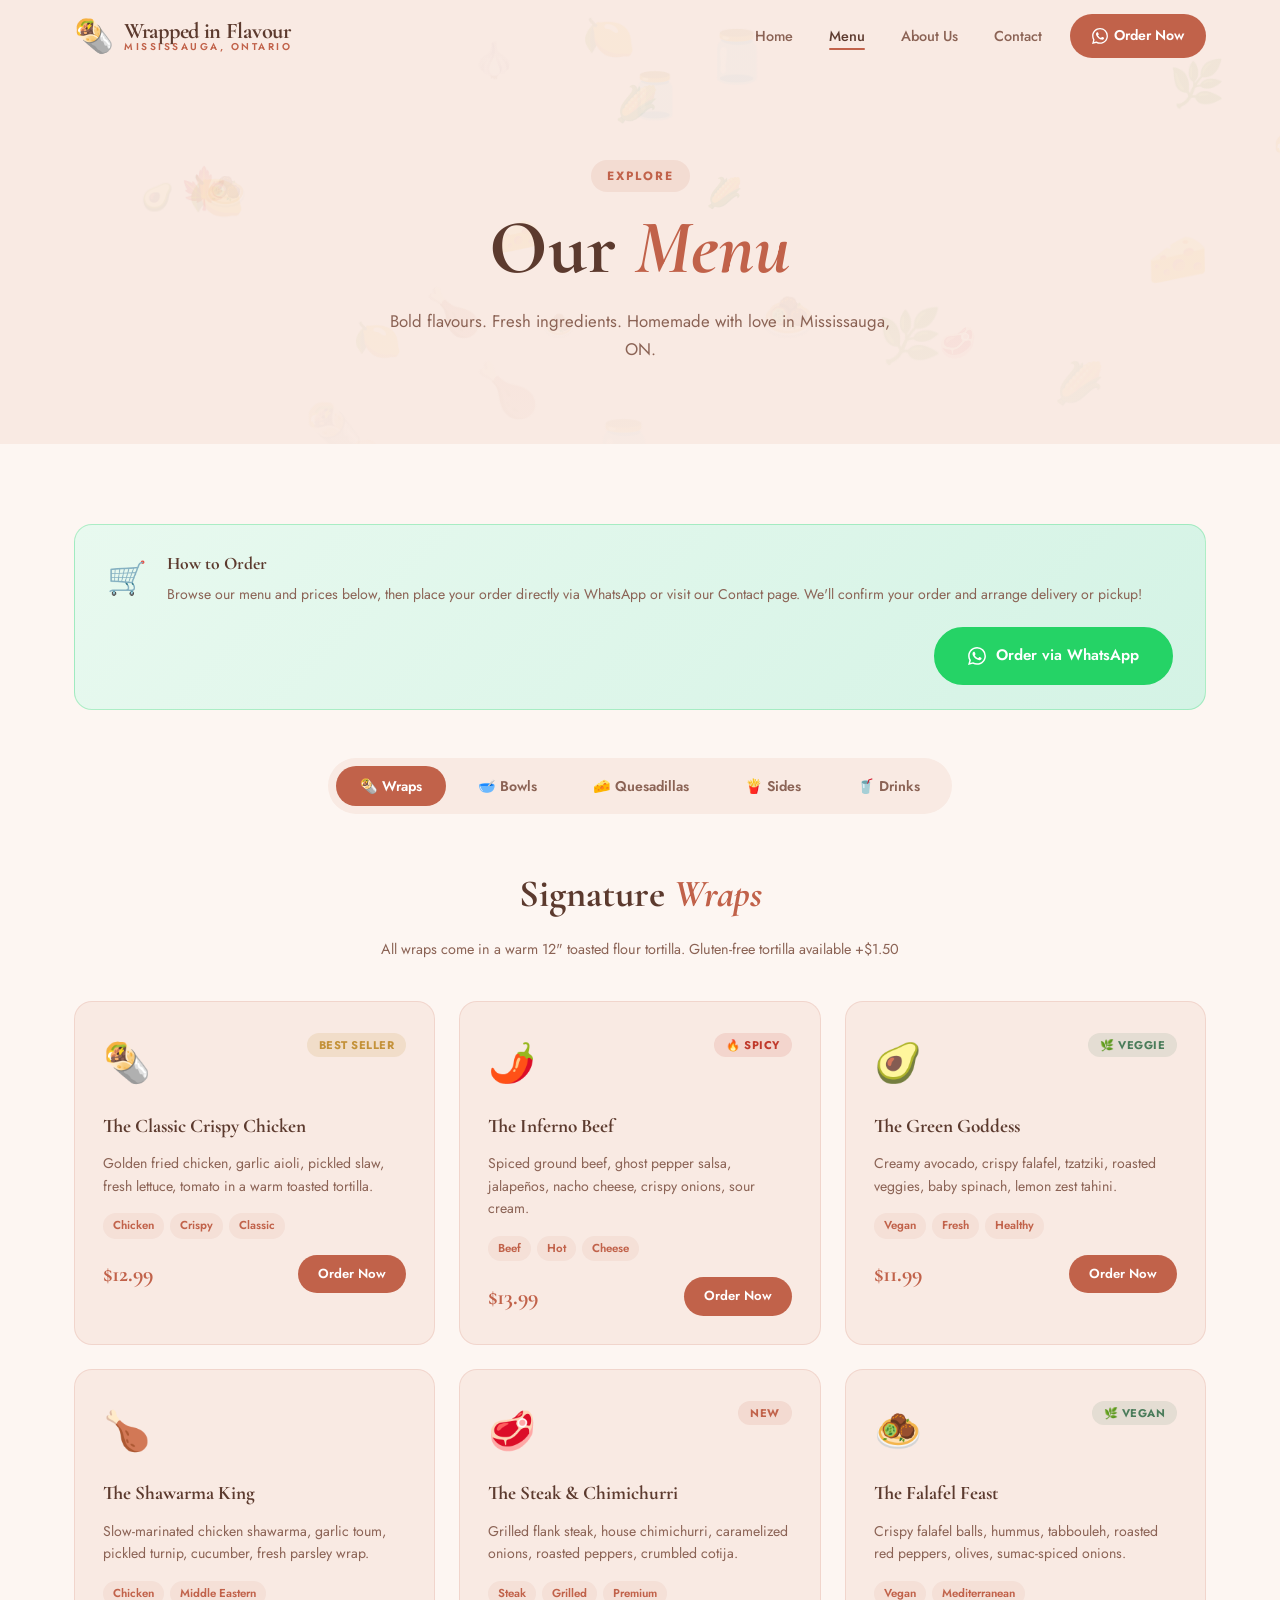
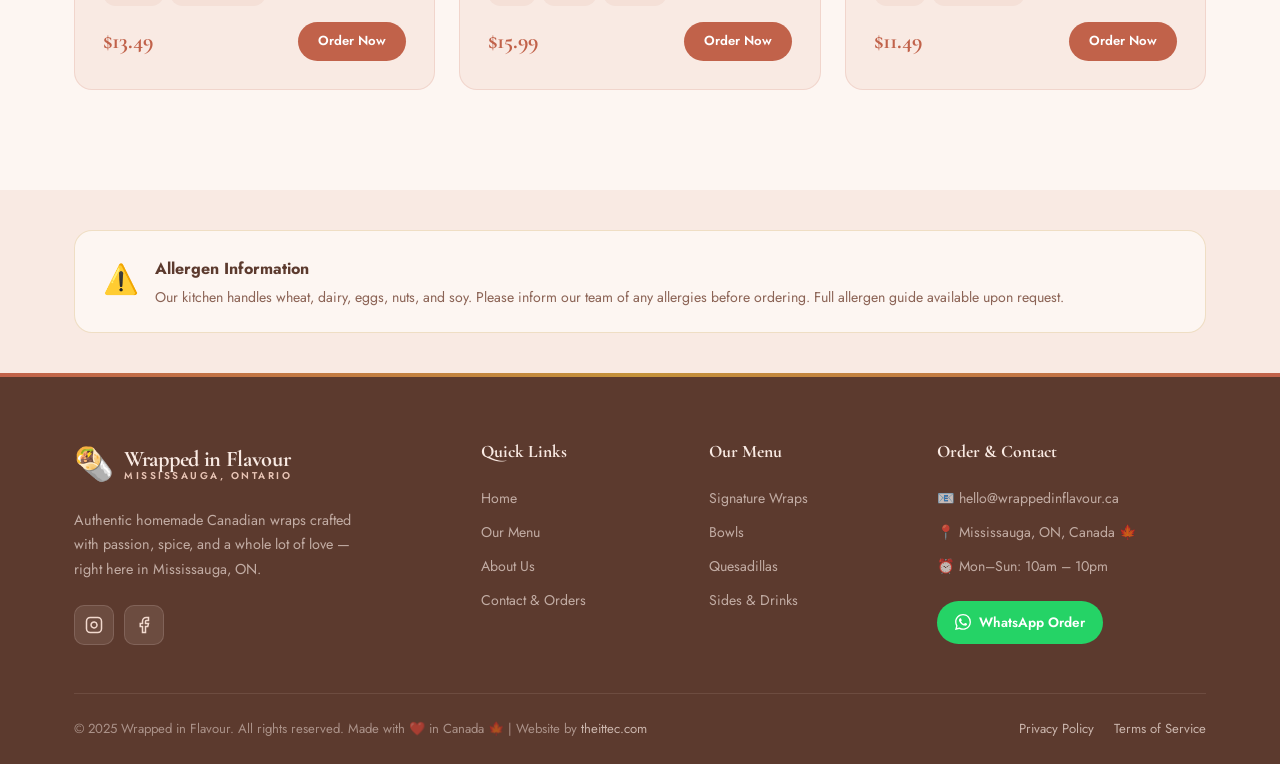
<file: menu/index.html>
<!DOCTYPE html>
<html lang="en">
<head>
  <meta charset="UTF-8" />
  <meta name="viewport" content="width=device-width, initial-scale=1.0" />
  <title>Menu — Wrapped in Flavour | Mississauga, ON</title>
  <link rel="preconnect" href="https://fonts.googleapis.com">
  <link rel="preconnect" href="https://fonts.gstatic.com" crossorigin>
  <link href="https://fonts.googleapis.com/css2?family=Cormorant+Garamond:ital,wght@0,400;0,600;0,700;1,400;1,600&family=Jost:wght@300;400;500;600;700&family=Pacifico&display=swap" rel="stylesheet">
  <style>
    /* ========================================
   WRAPPED IN FLAVOUR — Brand Stylesheet
   Theme: #F9EAE3 Warm Blush
   ======================================== */

@import url('https://fonts.googleapis.com/css2?family=Cormorant+Garamond:ital,wght@0,400;0,600;0,700;1,400;1,600&family=Jost:wght@300;400;500;600;700&family=Pacifico&display=swap');

:root {
  --blush:     #F9EAE3;
  --blush2:    #F2D9CE;
  --blush3:    #E8C4B5;
  --blush4:    #DDA898;
  --terracotta:#C1624A;
  --terra-dark:#9B3D28;
  --warm-brown:#5C3A2E;
  --cream:     #FDF6F2;
  --dark:      #2A1810;
  --text:      #3D2218;
  --text-muted:#8B6355;
  --green:     #4A7C5A;
  --gold:      #C4923A;
  --white:     #ffffff;
  --border:    rgba(193,98,74,0.15);
  --shadow:    0 8px 40px rgba(44,24,16,0.12);
  --shadow-sm: 0 4px 16px rgba(44,24,16,0.08);
  --radius:    18px;
  --radius-sm: 10px;
  --transition: 0.35s cubic-bezier(0.4,0,0.2,1);
  --font-display: 'Cormorant Garamond', serif;
  --font-body:    'Jost', sans-serif;
  --font-script:  'Pacifico', cursive;
}

/* ---- RESET ---- */
*, *::before, *::after { box-sizing: border-box; margin: 0; padding: 0; }
html { scroll-behavior: smooth; }
body {
  font-family: var(--font-body);
  background: var(--cream);
  color: var(--text);
  line-height: 1.7;
  overflow-x: hidden;
}
img { max-width: 100%; display: block; }
a { text-decoration: none; color: inherit; }
ul { list-style: none; }
button { cursor: pointer; font-family: inherit; border: none; background: none; }
input, textarea, select { font-family: inherit; }

/* ---- SCROLLBAR ---- */
::-webkit-scrollbar { width: 6px; }
::-webkit-scrollbar-track { background: var(--blush); }
::-webkit-scrollbar-thumb { background: var(--terracotta); border-radius: 3px; }

/* ---- CONTAINER ---- */
.container { max-width: 1180px; margin: 0 auto; padding: 0 24px; }

/* ---- SCROLL REVEAL ---- */
.reveal {
  opacity: 0;
  transform: translateY(30px);
  transition: opacity 0.7s ease, transform 0.7s ease;
}
.reveal.visible {
  opacity: 1;
  transform: translateY(0);
}

/* ============================
   NAVBAR
   ============================ */
.navbar {
  position: fixed;
  top: 0; left: 0; right: 0;
  z-index: 1000;
  padding: 0;
  transition: all var(--transition);
}
.navbar.scrolled {
  background: rgba(253,246,242,0.96);
  backdrop-filter: blur(20px);
  border-bottom: 1px solid var(--border);
  box-shadow: 0 4px 30px rgba(44,24,16,0.1);
}
.nav-container {
  max-width: 1180px;
  margin: 0 auto;
  padding: 0 24px;
  height: 72px;
  display: flex;
  align-items: center;
  justify-content: space-between;
}
.logo {
  display: flex;
  align-items: center;
  gap: 10px;
  text-decoration: none;
}
.logo-icon {
  font-size: 2rem;
  animation: floatWrap 3s ease-in-out infinite;
}
@keyframes floatWrap {
  0%,100%{ transform: translateY(0) rotate(-5deg); }
  50%{ transform: translateY(-4px) rotate(5deg); }
}
.logo-text { display: flex; flex-direction: column; line-height: 1; }
.logo-main {
  font-family: var(--font-display);
  font-size: 1.4rem;
  font-weight: 700;
  color: var(--warm-brown);
  letter-spacing: -0.3px;
}
.logo-sub {
  font-size: 0.62rem;
  color: var(--terracotta);
  letter-spacing: 2.5px;
  text-transform: uppercase;
  font-weight: 600;
}

.nav-links {
  display: flex;
  align-items: center;
  gap: 4px;
}
.nav-link {
  padding: 8px 16px;
  font-size: 0.9rem;
  font-weight: 500;
  color: var(--text-muted);
  border-radius: 8px;
  transition: all var(--transition);
  position: relative;
}
.nav-link::after {
  content: '';
  position: absolute;
  bottom: 4px; left: 50%; right: 50%;
  height: 2px;
  background: var(--terracotta);
  border-radius: 2px;
  transition: all var(--transition);
}
.nav-link:hover::after, .nav-link.active::after { left: 16px; right: 16px; }
.nav-link:hover, .nav-link.active { color: var(--warm-brown); }
.nav-cta {
  padding: 10px 22px;
  background: var(--terracotta);
  color: var(--white) !important;
  border-radius: 50px;
  font-size: 0.88rem;
  font-weight: 600;
  transition: all var(--transition);
  margin-left: 8px;
  display: flex;
  align-items: center;
  gap: 6px;
}
.nav-cta:hover {
  background: var(--terra-dark);
  transform: translateY(-2px);
  box-shadow: 0 8px 24px rgba(193,98,74,0.35);
}

/* HAMBURGER */
.hamburger {
  display: none;
  flex-direction: column;
  gap: 5px;
  padding: 8px;
  cursor: pointer;
}
.hamburger span {
  display: block;
  width: 24px; height: 2px;
  background: var(--warm-brown);
  border-radius: 2px;
  transition: all var(--transition);
}
.hamburger.active span:nth-child(1) { transform: translateY(7px) rotate(45deg); }
.hamburger.active span:nth-child(2) { opacity: 0; }
.hamburger.active span:nth-child(3) { transform: translateY(-7px) rotate(-45deg); }

/* ============================
   BACKGROUND PATTERN
   ============================ */
.hero-bg-pattern {
  position: absolute;
  inset: 0;
  z-index: 0;
  overflow: hidden;
  pointer-events: none;
}
.food-icon-bg {
  position: absolute;
  font-size: 2.5rem;
  opacity: 0.06;
  animation: driftIcon linear infinite;
  user-select: none;
}
@keyframes driftIcon {
  0%,100%{ transform: translateY(0) rotate(0deg); opacity: 0.04; }
  50%{ opacity: 0.09; }
}

/* ============================
   HERO
   ============================ */
.hero {
  position: relative;
  min-height: 100vh;
  display: flex;
  flex-direction: column;
  justify-content: center;
  align-items: center;
  overflow: hidden;
  background:
    radial-gradient(ellipse at 20% 50%, rgba(193,98,74,0.12) 0%, transparent 60%),
    radial-gradient(ellipse at 80% 30%, rgba(196,146,58,0.08) 0%, transparent 50%),
    var(--blush);
}
.hero-overlay {
  position: absolute;
  inset: 0;
  background: linear-gradient(to bottom, rgba(249,234,227,0.2) 0%, rgba(249,234,227,0) 50%, rgba(249,234,227,0.6) 100%);
  pointer-events: none;
}
.hero-content {
  position: relative;
  z-index: 2;
  text-align: center;
  padding: 120px 24px 80px;
  max-width: 860px;
}
.hero-badge {
  display: inline-flex;
  align-items: center;
  gap: 8px;
  background: rgba(193,98,74,0.12);
  border: 1px solid rgba(193,98,74,0.25);
  color: var(--terracotta);
  padding: 8px 20px;
  border-radius: 50px;
  font-size: 0.82rem;
  font-weight: 600;
  letter-spacing: 1px;
  text-transform: uppercase;
  margin-bottom: 28px;
}
.hero-title {
  font-family: var(--font-display);
  font-size: clamp(3.5rem, 8vw, 7rem);
  font-weight: 700;
  line-height: 1.05;
  color: var(--warm-brown);
  margin-bottom: 24px;
}
.hero-title em {
  font-style: italic;
  color: var(--terracotta);
}
.hero-line1 { display: block; }
.hero-line2 { display: block; }
.hero-line3 {
  display: block;
  font-family: var(--font-script);
  font-size: 0.7em;
  color: var(--terracotta);
  line-height: 1.2;
}
.hero-desc {
  font-size: 1.1rem;
  color: var(--text-muted);
  margin-bottom: 36px;
  font-weight: 400;
  line-height: 1.8;
}
.hero-btns {
  display: flex;
  gap: 16px;
  justify-content: center;
  flex-wrap: wrap;
}
.btn-primary {
  display: inline-flex;
  align-items: center;
  gap: 8px;
  padding: 14px 32px;
  background: var(--terracotta);
  color: var(--white);
  border-radius: 50px;
  font-weight: 600;
  font-size: 0.95rem;
  transition: all var(--transition);
  border: 2px solid var(--terracotta);
}
.btn-primary:hover {
  background: var(--terra-dark);
  border-color: var(--terra-dark);
  transform: translateY(-3px);
  box-shadow: 0 12px 32px rgba(193,98,74,0.35);
}
.btn-outline {
  display: inline-flex;
  align-items: center;
  gap: 8px;
  padding: 14px 32px;
  background: transparent;
  color: var(--warm-brown);
  border-radius: 50px;
  font-weight: 600;
  font-size: 0.95rem;
  border: 2px solid var(--blush3);
  transition: all var(--transition);
}
.btn-outline:hover {
  background: var(--blush2);
  border-color: var(--terracotta);
  transform: translateY(-3px);
}
.btn-whatsapp {
  display: inline-flex;
  align-items: center;
  gap: 10px;
  padding: 14px 32px;
  background: #25D366;
  color: var(--white);
  border-radius: 50px;
  font-weight: 600;
  font-size: 0.95rem;
  transition: all var(--transition);
  border: 2px solid #25D366;
}
.btn-whatsapp:hover {
  background: #1da851;
  border-color: #1da851;
  transform: translateY(-3px);
  box-shadow: 0 12px 32px rgba(37,211,102,0.3);
}
.hero-scroll {
  position: absolute;
  bottom: 32px;
  left: 50%;
  transform: translateX(-50%);
  display: flex;
  flex-direction: column;
  align-items: center;
  gap: 8px;
  color: var(--text-muted);
  font-size: 0.75rem;
  letter-spacing: 1px;
  text-transform: uppercase;
  z-index: 2;
  animation: bounceScroll 2s ease-in-out infinite;
}
@keyframes bounceScroll {
  0%,100%{ transform: translateX(-50%) translateY(0); }
  50%{ transform: translateX(-50%) translateY(6px); }
}
.scroll-arrow {
  width: 20px; height: 20px;
  border-right: 2px solid var(--terracotta);
  border-bottom: 2px solid var(--terracotta);
  transform: rotate(45deg);
}

/* ============================
   MARQUEE
   ============================ */
.marquee-strip {
  background: var(--terracotta);
  padding: 14px 0;
  overflow: hidden;
  position: relative;
}
.marquee-inner {
  display: flex;
  gap: 48px;
  white-space: nowrap;
  animation: marquee 28s linear infinite;
}
.marquee-inner span {
  color: var(--white);
  font-weight: 600;
  font-size: 0.85rem;
  letter-spacing: 0.5px;
  flex-shrink: 0;
}
@keyframes marquee {
  0%{ transform: translateX(0); }
  100%{ transform: translateX(-50%); }
}

/* ============================
   FEATURES
   ============================ */
.features {
  padding: 80px 0;
  background: var(--blush);
}
.features-grid {
  display: grid;
  grid-template-columns: repeat(4, 1fr);
  gap: 24px;
}
.feature-card {
  background: var(--cream);
  border: 1px solid var(--border);
  border-radius: var(--radius);
  padding: 32px 24px;
  text-align: center;
  transition: all var(--transition);
}
.feature-card:hover {
  transform: translateY(-6px);
  box-shadow: var(--shadow);
  border-color: var(--blush3);
}
.feature-icon {
  font-size: 2.2rem;
  margin-bottom: 16px;
}
.feature-card h3 {
  font-family: var(--font-display);
  font-size: 1.2rem;
  font-weight: 700;
  color: var(--warm-brown);
  margin-bottom: 10px;
}
.feature-card p {
  font-size: 0.9rem;
  color: var(--text-muted);
  line-height: 1.6;
}

/* ============================
   SECTION HEADERS
   ============================ */
.section-header {
  text-align: center;
  margin-bottom: 56px;
}
.section-tag {
  display: inline-block;
  background: rgba(193,98,74,0.1);
  color: var(--terracotta);
  padding: 6px 16px;
  border-radius: 50px;
  font-size: 0.75rem;
  font-weight: 700;
  letter-spacing: 2px;
  text-transform: uppercase;
  margin-bottom: 14px;
}
.section-title {
  font-family: var(--font-display);
  font-size: clamp(2rem, 4vw, 3rem);
  font-weight: 700;
  color: var(--warm-brown);
  line-height: 1.1;
}
.section-title em {
  font-style: italic;
  color: var(--terracotta);
}
.section-desc {
  margin-top: 16px;
  color: var(--text-muted);
  font-size: 1rem;
  max-width: 560px;
  margin-left: auto;
  margin-right: auto;
}

/* ============================
   SIGNATURE SECTION
   ============================ */
.signature-section {
  padding: 100px 0;
  background: var(--cream);
}
.wrap-cards {
  display: grid;
  grid-template-columns: repeat(3,1fr);
  gap: 28px;
  margin-bottom: 48px;
}
.wrap-card {
  background: var(--blush);
  border: 1px solid var(--border);
  border-radius: var(--radius);
  overflow: hidden;
  transition: all var(--transition);
}
.wrap-card:hover {
  transform: translateY(-8px);
  box-shadow: var(--shadow);
}
.wrap-img-wrap {
  background: linear-gradient(135deg, var(--blush2), var(--blush3));
  height: 180px;
  display: flex;
  align-items: center;
  justify-content: center;
  position: relative;
}
.wrap-img-wrap.spicy { background: linear-gradient(135deg, #f5d5c8, #e8a090); }
.wrap-img-wrap.veggie { background: linear-gradient(135deg, #d5e8d5, #a8c8a8); }
.wrap-emoji { font-size: 4rem; }
.wrap-badge {
  position: absolute;
  top: 12px; right: 12px;
  background: var(--terracotta);
  color: var(--white);
  padding: 4px 12px;
  border-radius: 50px;
  font-size: 0.72rem;
  font-weight: 700;
}
.wrap-badge.hot { background: #c0392b; }
.wrap-badge.green { background: var(--green); }
.wrap-info { padding: 24px; }
.wrap-info h3 {
  font-family: var(--font-display);
  font-size: 1.25rem;
  font-weight: 700;
  color: var(--warm-brown);
  margin-bottom: 10px;
}
.wrap-info p {
  font-size: 0.88rem;
  color: var(--text-muted);
  margin-bottom: 16px;
  line-height: 1.6;
}
.wrap-footer {
  display: flex;
  align-items: center;
  justify-content: space-between;
}
.price {
  font-family: var(--font-display);
  font-size: 1.4rem;
  font-weight: 700;
  color: var(--terracotta);
}
.btn-small {
  padding: 8px 20px;
  background: var(--terracotta);
  color: var(--white);
  border-radius: 50px;
  font-size: 0.82rem;
  font-weight: 600;
  transition: all var(--transition);
}
.btn-small:hover {
  background: var(--terra-dark);
  transform: translateY(-1px);
}
.center-cta { text-align: center; }

/* ============================
   CHEF SECTION
   ============================ */
.chef-section {
  padding: 100px 0;
  background: var(--blush);
  overflow: hidden;
}
.chef-grid {
  display: grid;
  grid-template-columns: 1fr 1fr;
  gap: 64px;
  align-items: center;
}
.chef-visual {
  position: relative;
}
.chef-img-frame {
  background: linear-gradient(135deg, var(--blush2) 0%, var(--blush3) 100%);
  border-radius: 30px 30px 30px 80px;
  height: 480px;
  display: flex;
  align-items: center;
  justify-content: center;
  position: relative;
  overflow: hidden;
  border: 3px solid var(--blush3);
}
.chef-emoji-main {
  font-size: 8rem;
  animation: chefFloat 4s ease-in-out infinite;
}
@keyframes chefFloat {
  0%,100%{ transform: translateY(0) scale(1); }
  50%{ transform: translateY(-12px) scale(1.02); }
}
.chef-img-frame::before {
  content: '';
  position: absolute;
  inset: 0;
  background: radial-gradient(circle at 30% 30%, rgba(255,255,255,0.4), transparent 60%);
}
.chef-badge-floating {
  position: absolute;
  bottom: -20px;
  right: -20px;
  background: var(--terracotta);
  color: var(--white);
  padding: 16px 24px;
  border-radius: 20px;
  font-family: var(--font-display);
  font-size: 1.1rem;
  font-weight: 700;
  box-shadow: var(--shadow);
  line-height: 1.3;
  text-align: center;
}
.chef-badge-floating span {
  display: block;
  font-size: 0.7rem;
  font-family: var(--font-body);
  letter-spacing: 1px;
  text-transform: uppercase;
  opacity: 0.85;
  margin-top: 2px;
}
.chef-deco-circle {
  position: absolute;
  top: -30px;
  left: -30px;
  width: 100px;
  height: 100px;
  border: 3px dashed var(--blush3);
  border-radius: 50%;
  animation: rotateDeco 12s linear infinite;
}
@keyframes rotateDeco {
  from{ transform: rotate(0deg); }
  to{ transform: rotate(360deg); }
}
.chef-content {}
.chef-name {
  font-family: var(--font-display);
  font-size: 2.8rem;
  font-weight: 700;
  color: var(--warm-brown);
  line-height: 1.15;
  margin-bottom: 6px;
}
.chef-name em {
  font-style: italic;
  color: var(--terracotta);
}
.chef-title {
  color: var(--text-muted);
  font-size: 0.85rem;
  letter-spacing: 2px;
  text-transform: uppercase;
  font-weight: 600;
  margin-bottom: 24px;
}
.chef-story p {
  color: var(--text-muted);
  font-size: 1rem;
  line-height: 1.85;
  margin-bottom: 18px;
}
.chef-signature {
  font-family: var(--font-script);
  font-size: 2rem;
  color: var(--terracotta);
  margin: 24px 0;
}
.chef-qualities {
  display: flex;
  flex-wrap: wrap;
  gap: 10px;
  margin-top: 24px;
}
.chef-quality {
  background: var(--cream);
  border: 1px solid var(--border);
  color: var(--warm-brown);
  padding: 8px 18px;
  border-radius: 50px;
  font-size: 0.82rem;
  font-weight: 600;
  display: flex;
  align-items: center;
  gap: 6px;
}

/* ============================
   INSTAGRAM SECTION
   ============================ */
.instagram-section {
  padding: 100px 0;
  background: var(--warm-brown);
  overflow: hidden;
}
.insta-inner {
  display: grid;
  grid-template-columns: 1fr 1fr;
  gap: 64px;
  align-items: center;
}
.insta-text .section-tag {
  background: rgba(249,234,227,0.15);
  color: var(--blush);
}
.insta-text .section-title { color: var(--cream); }
.insta-text .section-title em { color: var(--blush3); }
.insta-text p {
  color: rgba(249,234,227,0.75);
  margin-bottom: 28px;
  line-height: 1.8;
}
.btn-insta {
  display: inline-flex;
  align-items: center;
  gap: 10px;
  padding: 12px 28px;
  background: transparent;
  color: var(--blush);
  border: 2px solid rgba(249,234,227,0.4);
  border-radius: 50px;
  font-weight: 600;
  font-size: 0.9rem;
  transition: all var(--transition);
}
.btn-insta svg { width: 20px; height: 20px; }
.btn-insta:hover {
  background: rgba(249,234,227,0.1);
  border-color: var(--blush);
  transform: translateY(-2px);
}
/* Instagram Live Feed Embed */
.insta-feed-container {
  background: var(--cream);
  border-radius: 24px;
  overflow: hidden;
  min-height: 420px;
  display: flex;
  flex-direction: column;
}
.insta-feed-header {
  background: linear-gradient(135deg, #833ab4, #fd1d1d, #fcb045);
  padding: 16px 20px;
  display: flex;
  align-items: center;
  gap: 12px;
  color: white;
}
.insta-feed-header .insta-avatar {
  width: 44px; height: 44px;
  background: rgba(255,255,255,0.2);
  border-radius: 50%;
  display: flex; align-items: center; justify-content: center;
  font-size: 1.4rem;
  border: 2px solid rgba(255,255,255,0.5);
}
.insta-feed-header .insta-handle {
  font-weight: 700;
  font-size: 0.95rem;
}
.insta-feed-header .insta-tag {
  font-size: 0.75rem;
  opacity: 0.85;
}
.insta-feed-iframe-wrap {
  flex: 1;
  position: relative;
  min-height: 360px;
}
.insta-grid {
  display: grid;
  grid-template-columns: repeat(3,1fr);
  gap: 3px;
  background: var(--blush2);
  border-radius: 20px;
  overflow: hidden;
}
.insta-item {
  background: var(--blush);
  aspect-ratio: 1;
  display: flex;
  align-items: center;
  justify-content: center;
  font-size: 2.5rem;
  transition: all var(--transition);
  cursor: pointer;
  border: 1px solid var(--blush2);
}
.insta-item:hover {
  background: var(--blush2);
  transform: scale(1.05);
  z-index: 1;
}

/* ============================
   TESTIMONIALS
   ============================ */
.testimonials {
  padding: 100px 0;
  background: var(--cream);
}
.testi-grid {
  display: grid;
  grid-template-columns: repeat(3,1fr);
  gap: 28px;
}
.testi-card {
  background: var(--blush);
  border: 1px solid var(--border);
  border-radius: var(--radius);
  padding: 32px;
  transition: all var(--transition);
}
.testi-card:hover {
  transform: translateY(-6px);
  box-shadow: var(--shadow);
}
.stars {
  color: var(--gold);
  font-size: 1.1rem;
  margin-bottom: 16px;
  letter-spacing: 2px;
}
.testi-card p {
  color: var(--text-muted);
  font-size: 0.95rem;
  line-height: 1.7;
  margin-bottom: 24px;
  font-style: italic;
}
.testi-author {
  display: flex;
  align-items: center;
  gap: 14px;
}
.testi-avatar {
  width: 44px; height: 44px;
  background: var(--terracotta);
  color: var(--white);
  border-radius: 50%;
  display: flex; align-items: center; justify-content: center;
  font-family: var(--font-display);
  font-weight: 700;
  font-size: 1.1rem;
}
.testi-author strong {
  display: block;
  color: var(--warm-brown);
  font-size: 0.9rem;
}
.testi-author span {
  font-size: 0.78rem;
  color: var(--text-muted);
}

/* ============================
   ORDER CTA SECTION
   ============================ */
.order-cta-section {
  padding: 100px 0;
  background: linear-gradient(135deg, var(--terracotta), var(--terra-dark));
  text-align: center;
  position: relative;
  overflow: hidden;
}
.order-cta-section::before {
  content: '';
  position: absolute;
  inset: 0;
  background: url("data:image/svg+xml,%3Csvg width='60' height='60' viewBox='0 0 60 60' xmlns='http://www.w3.org/2000/svg'%3E%3Cg fill='none' fill-rule='evenodd'%3E%3Cg fill='%23ffffff' fill-opacity='0.04'%3E%3Ccircle cx='30' cy='30' r='20'/%3E%3C/g%3E%3C/g%3E%3C/svg%3E");
}
.order-cta-content {
  position: relative;
  z-index: 2;
  max-width: 640px;
  margin: 0 auto;
}
.order-cta-content h2 {
  font-family: var(--font-display);
  font-size: clamp(2rem, 4vw, 3.2rem);
  font-weight: 700;
  color: var(--white);
  margin-bottom: 16px;
  line-height: 1.15;
}
.order-cta-content h2 em {
  font-style: italic;
  color: var(--blush2);
}
.order-cta-content p {
  color: rgba(255,255,255,0.8);
  font-size: 1.05rem;
  margin-bottom: 36px;
  line-height: 1.7;
}
.order-cta-btns {
  display: flex;
  gap: 16px;
  justify-content: center;
  flex-wrap: wrap;
}
.btn-white {
  display: inline-flex;
  align-items: center;
  gap: 8px;
  padding: 14px 32px;
  background: var(--white);
  color: var(--terracotta);
  border-radius: 50px;
  font-weight: 700;
  font-size: 0.95rem;
  transition: all var(--transition);
  border: 2px solid var(--white);
}
.btn-white:hover {
  background: var(--cream);
  transform: translateY(-3px);
  box-shadow: 0 12px 32px rgba(0,0,0,0.2);
}

/* ============================
   FOOTER
   ============================ */
.footer {
  background: var(--warm-brown);
  color: var(--blush);
  padding: 64px 0 0;
  position: relative;
}
.footer-pattern {
  position: absolute;
  top: 0; left: 0; right: 0;
  height: 4px;
  background: linear-gradient(90deg, var(--terracotta), var(--gold), var(--terracotta));
}
.footer-grid {
  display: grid;
  grid-template-columns: 2fr 1fr 1fr 1.5fr;
  gap: 48px;
  padding-bottom: 48px;
}
.footer-brand p {
  color: rgba(249,234,227,0.65);
  font-size: 0.9rem;
  line-height: 1.7;
  margin: 16px 0 24px;
  max-width: 280px;
}
.footer-logo .logo-main { color: var(--blush); }
.footer-logo .logo-sub { color: var(--blush3); }
.social-links {
  display: flex;
  gap: 10px;
  flex-wrap: wrap;
}
.social-link {
  width: 40px; height: 40px;
  background: rgba(249,234,227,0.1);
  border: 1px solid rgba(249,234,227,0.15);
  border-radius: 10px;
  display: flex; align-items: center; justify-content: center;
  color: var(--blush2);
  transition: all var(--transition);
}
.social-link svg { width: 18px; height: 18px; }
.social-link:hover {
  background: var(--terracotta);
  border-color: var(--terracotta);
  color: var(--white);
  transform: translateY(-3px);
}
.footer-col h4 {
  font-family: var(--font-display);
  font-size: 1.1rem;
  font-weight: 700;
  color: var(--blush);
  margin-bottom: 20px;
}
.footer-col ul li {
  margin-bottom: 10px;
}
.footer-col ul li a {
  color: rgba(249,234,227,0.65);
  font-size: 0.88rem;
  transition: color var(--transition);
}
.footer-col ul li a:hover { color: var(--blush); }
.footer-col ul li span,
.footer-col ul li {
  color: rgba(249,234,227,0.65);
  font-size: 0.88rem;
  line-height: 1.7;
}
.footer-whatsapp {
  display: inline-flex;
  align-items: center;
  gap: 8px;
  background: #25D366;
  color: var(--white);
  padding: 10px 18px;
  border-radius: 50px;
  font-size: 0.85rem;
  font-weight: 600;
  margin-top: 12px;
  transition: all var(--transition);
}
.footer-whatsapp:hover {
  background: #1da851;
  transform: translateY(-2px);
}
.footer-bottom {
  border-top: 1px solid rgba(249,234,227,0.1);
  padding: 24px 0;
  display: flex;
  align-items: center;
  justify-content: space-between;
  flex-wrap: wrap;
  gap: 12px;
}
.footer-bottom p {
  color: rgba(249,234,227,0.5);
  font-size: 0.82rem;
}
.footer-bottom a {
  color: rgba(249,234,227,0.7);
  font-size: 0.82rem;
}
.footer-bottom-links {
  display: flex;
  gap: 20px;
}
.footer-bottom-links a:hover { color: var(--blush); }

/* ============================
   PAGE HERO (inner pages)
   ============================ */
.page-hero {
  position: relative;
  padding: 160px 24px 80px;
  background: var(--blush);
  text-align: center;
  overflow: hidden;
}
.page-hero-content { position: relative; z-index: 2; }
.page-hero-title {
  font-family: var(--font-display);
  font-size: clamp(2.8rem, 6vw, 5rem);
  font-weight: 700;
  color: var(--warm-brown);
  line-height: 1.1;
  margin-bottom: 16px;
}
.page-hero-title em { font-style: italic; color: var(--terracotta); }
.page-hero-content p {
  color: var(--text-muted);
  font-size: 1.05rem;
  max-width: 500px;
  margin: 0 auto;
}

/* ============================
   MENU PAGE
   ============================ */
.menu-section { padding: 80px 0 100px; background: var(--cream); }
.menu-tabs {
  display: flex;
  gap: 8px;
  flex-wrap: wrap;
  margin-bottom: 48px;
  background: var(--blush);
  padding: 8px;
  border-radius: 60px;
  width: fit-content;
  margin-left: auto;
  margin-right: auto;
}
.tab-btn {
  padding: 10px 24px;
  border-radius: 50px;
  font-size: 0.88rem;
  font-weight: 600;
  color: var(--text-muted);
  transition: all var(--transition);
  background: transparent;
}
.tab-btn.active, .tab-btn:hover {
  background: var(--terracotta);
  color: var(--white);
}
.tab-content { display: none; }
.tab-content.active { display: block; }
.menu-category-title { text-align: center; margin-bottom: 40px; }
.menu-category-title h2 {
  font-family: var(--font-display);
  font-size: 2.4rem;
  color: var(--warm-brown);
}
.menu-category-title h2 em { font-style: italic; color: var(--terracotta); }
.menu-category-title p {
  color: var(--text-muted);
  font-size: 0.9rem;
  margin-top: 10px;
}
.menu-grid {
  display: grid;
  grid-template-columns: repeat(3,1fr);
  gap: 24px;
}
.menu-item {
  background: var(--blush);
  border: 1px solid var(--border);
  border-radius: var(--radius);
  padding: 28px;
  transition: all var(--transition);
}
.menu-item:hover {
  transform: translateY(-4px);
  box-shadow: var(--shadow);
  border-color: var(--blush3);
}
.menu-item-header {
  display: flex;
  align-items: flex-start;
  justify-content: space-between;
  margin-bottom: 14px;
}
.menu-emoji { font-size: 2.4rem; }
.badge-bestseller, .badge-spicy, .badge-veggie, .badge-new {
  padding: 4px 12px;
  border-radius: 50px;
  font-size: 0.7rem;
  font-weight: 700;
  text-transform: uppercase;
  letter-spacing: 0.5px;
}
.badge-bestseller { background: rgba(196,146,58,0.15); color: var(--gold); }
.badge-spicy { background: rgba(192,57,43,0.12); color: #c0392b; }
.badge-veggie { background: rgba(74,124,90,0.12); color: var(--green); }
.badge-new { background: rgba(193,98,74,0.12); color: var(--terracotta); }
.menu-item h3 {
  font-family: var(--font-display);
  font-size: 1.2rem;
  font-weight: 700;
  color: var(--warm-brown);
  margin-bottom: 10px;
}
.menu-item p {
  font-size: 0.88rem;
  color: var(--text-muted);
  line-height: 1.6;
  margin-bottom: 16px;
}
.menu-item-tags {
  display: flex;
  flex-wrap: wrap;
  gap: 6px;
  margin-bottom: 16px;
}
.menu-item-tags span {
  background: rgba(193,98,74,0.08);
  color: var(--terracotta);
  padding: 3px 10px;
  border-radius: 50px;
  font-size: 0.72rem;
  font-weight: 600;
}
.menu-item-footer {
  display: flex;
  align-items: center;
  justify-content: space-between;
  margin-top: auto;
}

/* Order via WhatsApp notice on menu */
.menu-order-notice {
  background: linear-gradient(135deg, #e8f9ef, #d4f3e5);
  border: 1px solid rgba(37,211,102,0.3);
  border-radius: var(--radius);
  padding: 24px 32px;
  display: flex;
  align-items: center;
  gap: 20px;
  margin-bottom: 48px;
  flex-wrap: wrap;
}
.menu-order-notice-icon { font-size: 2rem; }
.menu-order-notice-text h4 {
  font-family: var(--font-display);
  font-size: 1.1rem;
  color: var(--warm-brown);
  margin-bottom: 4px;
}
.menu-order-notice-text p {
  color: var(--text-muted);
  font-size: 0.88rem;
}
.menu-order-notice .btn-whatsapp {
  margin-left: auto;
  flex-shrink: 0;
}

/* ============================
   ALLERGEN
   ============================ */
.allergen-section { padding: 40px 0; background: var(--blush); }
.allergen-box {
  background: var(--cream);
  border: 1px solid rgba(196,146,58,0.25);
  border-radius: var(--radius);
  padding: 24px 28px;
  display: flex;
  align-items: flex-start;
  gap: 16px;
}
.allergen-icon { font-size: 1.8rem; flex-shrink: 0; }
.allergen-box strong { color: var(--warm-brown); display: block; margin-bottom: 4px; }
.allergen-box p { color: var(--text-muted); font-size: 0.88rem; line-height: 1.6; }

/* ============================
   ABOUT PAGE
   ============================ */
.about-story { padding: 100px 0; background: var(--cream); }
.story-grid {
  display: grid;
  grid-template-columns: 1fr 1fr;
  gap: 64px;
  align-items: center;
}
.story-img-wrap {
  background: linear-gradient(135deg, var(--blush2), var(--blush3));
  border-radius: 30px 30px 30px 80px;
  height: 420px;
  display: flex;
  align-items: center;
  justify-content: center;
  position: relative;
  border: 3px solid var(--blush3);
}
.story-emoji-display { font-size: 6rem; }
.story-badge-float {
  position: absolute;
  bottom: -18px; right: -18px;
  background: var(--terracotta);
  color: white;
  padding: 12px 20px;
  border-radius: 16px;
  font-weight: 700;
  font-size: 0.9rem;
  box-shadow: var(--shadow);
}
.story-text { }
.story-text p {
  color: var(--text-muted);
  line-height: 1.8;
  margin-bottom: 16px;
}
.story-stats {
  display: flex;
  gap: 32px;
  margin-top: 32px;
  flex-wrap: wrap;
}
.stat-item { text-align: center; }
.stat-num {
  display: block;
  font-family: var(--font-display);
  font-size: 2.5rem;
  font-weight: 700;
  color: var(--terracotta);
  line-height: 1;
}
.stat-label {
  font-size: 0.78rem;
  color: var(--text-muted);
  text-transform: uppercase;
  letter-spacing: 1px;
  font-weight: 600;
}
.mission-section { padding: 100px 0; background: var(--blush); }
.mission-inner {}
.mission-grid {
  display: grid;
  grid-template-columns: repeat(4,1fr);
  gap: 24px;
}
.mission-card {
  background: var(--cream);
  border: 1px solid var(--border);
  border-radius: var(--radius);
  padding: 32px 24px;
  text-align: center;
  transition: all var(--transition);
}
.mission-card:hover {
  transform: translateY(-6px);
  box-shadow: var(--shadow);
}
.mission-icon { font-size: 2.2rem; margin-bottom: 16px; }
.mission-card h3 {
  font-family: var(--font-display);
  font-size: 1.2rem;
  font-weight: 700;
  color: var(--warm-brown);
  margin-bottom: 10px;
}
.mission-card p { color: var(--text-muted); font-size: 0.88rem; line-height: 1.65; }

.team-section { padding: 100px 0; background: var(--cream); }
.team-grid {
  display: grid;
  grid-template-columns: repeat(3,1fr);
  gap: 28px;
}
.team-card {
  background: var(--blush);
  border: 1px solid var(--border);
  border-radius: var(--radius);
  padding: 36px 28px;
  text-align: center;
  transition: all var(--transition);
}
.team-card:hover {
  transform: translateY(-6px);
  box-shadow: var(--shadow);
}
.team-avatar { font-size: 3.5rem; margin-bottom: 16px; }
.team-card h3 {
  font-family: var(--font-display);
  font-size: 1.3rem;
  font-weight: 700;
  color: var(--warm-brown);
  margin-bottom: 4px;
}
.team-role {
  display: block;
  color: var(--terracotta);
  font-size: 0.8rem;
  font-weight: 600;
  letter-spacing: 1px;
  text-transform: uppercase;
  margin-bottom: 14px;
}
.team-card p { color: var(--text-muted); font-size: 0.88rem; line-height: 1.65; }

.timeline-section { padding: 100px 0; background: var(--blush); }
.timeline { max-width: 700px; margin: 0 auto; position: relative; }
.timeline::before {
  content: '';
  position: absolute;
  left: 28px;
  top: 0; bottom: 0;
  width: 2px;
  background: linear-gradient(to bottom, var(--terracotta), var(--blush3));
}
.timeline-item {
  display: flex;
  gap: 32px;
  margin-bottom: 40px;
  position: relative;
}
.timeline-dot {
  width: 56px; height: 56px;
  background: var(--cream);
  border: 3px solid var(--terracotta);
  border-radius: 50%;
  display: flex; align-items: center; justify-content: center;
  font-size: 1.4rem;
  flex-shrink: 0;
  z-index: 1;
}
.timeline-content {
  padding-top: 8px;
}
.timeline-year {
  display: inline-block;
  background: var(--terracotta);
  color: var(--white);
  padding: 3px 12px;
  border-radius: 50px;
  font-size: 0.78rem;
  font-weight: 700;
  margin-bottom: 8px;
}
.timeline-content h3 {
  font-family: var(--font-display);
  font-size: 1.2rem;
  font-weight: 700;
  color: var(--warm-brown);
  margin-bottom: 6px;
}
.timeline-content p { color: var(--text-muted); font-size: 0.88rem; line-height: 1.65; }

.about-cta { padding: 100px 0; background: var(--cream); }
.cta-banner {
  background: linear-gradient(135deg, var(--terracotta), var(--terra-dark));
  border-radius: 28px;
  padding: 64px;
  text-align: center;
  color: var(--white);
}
.cta-banner h2 {
  font-family: var(--font-display);
  font-size: 2.8rem;
  font-weight: 700;
  margin-bottom: 16px;
}
.cta-banner h2 em { font-style: italic; color: var(--blush2); }
.cta-banner p {
  color: rgba(255,255,255,0.8);
  font-size: 1rem;
  margin-bottom: 32px;
}
.cta-btns {
  display: flex;
  gap: 16px;
  justify-content: center;
  flex-wrap: wrap;
}
.btn-outline-white {
  display: inline-flex;
  align-items: center;
  gap: 8px;
  padding: 14px 32px;
  background: transparent;
  color: var(--white);
  border-radius: 50px;
  font-weight: 600;
  font-size: 0.95rem;
  border: 2px solid rgba(255,255,255,0.4);
  transition: all var(--transition);
}
.btn-outline-white:hover {
  background: rgba(255,255,255,0.1);
  border-color: white;
  transform: translateY(-2px);
}

/* ============================
   CONTACT PAGE
   ============================ */
.contact-section { padding: 80px 0 100px; background: var(--cream); }
.contact-grid {
  display: grid;
  grid-template-columns: 1fr 1.2fr;
  gap: 64px;
  align-items: start;
}
.contact-info .section-title { margin-top: 10px; margin-bottom: 16px; }
.contact-intro { color: var(--text-muted); font-size: 0.95rem; line-height: 1.75; margin-bottom: 32px; }
.contact-cards { display: flex; flex-direction: column; gap: 16px; margin-bottom: 32px; }
.contact-card {
  display: flex;
  align-items: flex-start;
  gap: 16px;
  background: var(--blush);
  border: 1px solid var(--border);
  border-radius: var(--radius-sm);
  padding: 18px 20px;
  transition: all var(--transition);
}
.contact-card:hover { border-color: var(--blush3); box-shadow: var(--shadow-sm); }
.contact-card-icon { font-size: 1.5rem; flex-shrink: 0; }
.contact-card strong {
  display: block;
  color: var(--warm-brown);
  font-size: 0.82rem;
  text-transform: uppercase;
  letter-spacing: 1px;
  margin-bottom: 4px;
  font-weight: 700;
}
.contact-card a, .contact-card span {
  color: var(--text-muted);
  font-size: 0.92rem;
  line-height: 1.5;
}
.contact-card a:hover { color: var(--terracotta); }
.contact-whatsapp-card {
  background: linear-gradient(135deg, #e8f9ef, #d4f3e5);
  border: 1px solid rgba(37,211,102,0.3);
  border-radius: var(--radius);
  padding: 24px;
  text-align: center;
  margin-bottom: 24px;
}
.contact-whatsapp-card h4 {
  font-family: var(--font-display);
  font-size: 1.3rem;
  color: var(--warm-brown);
  margin-bottom: 8px;
}
.contact-whatsapp-card p {
  color: var(--text-muted);
  font-size: 0.88rem;
  margin-bottom: 16px;
}

.contact-social p {
  color: var(--text-muted);
  font-size: 0.88rem;
  margin-bottom: 12px;
}
.big-social .social-link {
  width: auto;
  padding: 10px 18px;
  gap: 8px;
  border-radius: 50px;
  font-size: 0.85rem;
  font-weight: 600;
  background: var(--blush);
  color: var(--warm-brown);
  border-color: var(--border);
  display: inline-flex;
  align-items: center;
}
.big-social .social-link svg { width: 18px; height: 18px; }

.contact-form-wrap {}
.form-card {
  background: var(--blush);
  border: 1px solid var(--border);
  border-radius: 24px;
  padding: 40px;
}
.form-card h3 {
  font-family: var(--font-display);
  font-size: 1.8rem;
  font-weight: 700;
  color: var(--warm-brown);
  margin-bottom: 8px;
}
.form-card > p {
  color: var(--text-muted);
  font-size: 0.9rem;
  margin-bottom: 28px;
}
.form-row {
  display: grid;
  grid-template-columns: 1fr 1fr;
  gap: 16px;
}
.form-group {
  display: flex;
  flex-direction: column;
  gap: 8px;
  margin-bottom: 20px;
}
.form-group label {
  font-size: 0.82rem;
  font-weight: 700;
  color: var(--warm-brown);
  text-transform: uppercase;
  letter-spacing: 0.8px;
}
.form-group input,
.form-group select,
.form-group textarea {
  background: var(--cream);
  border: 1.5px solid var(--border);
  border-radius: var(--radius-sm);
  padding: 12px 16px;
  font-size: 0.92rem;
  color: var(--text);
  transition: all var(--transition);
  outline: none;
}
.form-group input:focus,
.form-group select:focus,
.form-group textarea:focus {
  border-color: var(--terracotta);
  box-shadow: 0 0 0 3px rgba(193,98,74,0.1);
}
.form-group textarea { resize: vertical; min-height: 120px; }
.full-width { width: 100%; justify-content: center; }
.form-success {
  text-align: center;
  padding: 40px;
}
.success-icon { font-size: 3rem; margin-bottom: 16px; }
.form-success h3 {
  font-family: var(--font-display);
  font-size: 1.8rem;
  color: var(--warm-brown);
  margin-bottom: 10px;
}
.form-success p { color: var(--text-muted); }

.catering-section { padding: 100px 0; background: var(--blush); }
.catering-inner {
  display: grid;
  grid-template-columns: 1fr 1fr;
  gap: 64px;
  align-items: center;
}
.catering-text .section-title { margin-top: 10px; margin-bottom: 16px; }
.catering-text > p { color: var(--text-muted); margin-bottom: 24px; line-height: 1.75; }
.catering-list { display: flex; flex-direction: column; gap: 10px; margin-bottom: 32px; }
.catering-list li { color: var(--text-muted); font-size: 0.92rem; display: flex; align-items: center; gap: 8px; }
.catering-visual {}
.catering-emoji-grid {
  display: grid;
  grid-template-columns: repeat(3,1fr);
  gap: 16px;
  background: var(--cream);
  border-radius: 24px;
  padding: 32px;
}
.catering-emoji-grid span {
  font-size: 2.5rem;
  text-align: center;
  display: flex;
  align-items: center;
  justify-content: center;
  background: var(--blush2);
  border-radius: 16px;
  padding: 20px;
  transition: transform var(--transition);
}
.catering-emoji-grid span:hover { transform: scale(1.1) rotate(5deg); }

.faq-section { padding: 100px 0; background: var(--cream); }
.faq-grid { max-width: 800px; margin: 0 auto; display: flex; flex-direction: column; gap: 12px; }
.faq-item {
  background: var(--blush);
  border: 1px solid var(--border);
  border-radius: var(--radius-sm);
  overflow: hidden;
  transition: all var(--transition);
}
.faq-item.open { border-color: var(--terracotta); }
.faq-q {
  padding: 20px 24px;
  display: flex;
  align-items: center;
  justify-content: space-between;
  cursor: pointer;
  font-weight: 600;
  color: var(--warm-brown);
  font-size: 0.95rem;
  transition: all var(--transition);
}
.faq-q:hover { color: var(--terracotta); }
.faq-arrow { transition: transform var(--transition); font-size: 0.8rem; color: var(--terracotta); }
.faq-item.open .faq-arrow { transform: rotate(180deg); }
.faq-a {
  max-height: 0;
  overflow: hidden;
  transition: max-height 0.4s ease, padding 0.3s ease;
  padding: 0 24px;
}
.faq-item.open .faq-a {
  max-height: 200px;
  padding: 0 24px 20px;
}
.faq-a p { color: var(--text-muted); font-size: 0.9rem; line-height: 1.7; }
.faq-a a { color: var(--terracotta); }

/* ============================
   MAP SECTION
   ============================ */
.map-section { padding: 80px 0; background: var(--blush); }
.map-inner {
  display: grid;
  grid-template-columns: 1fr 1.6fr;
  gap: 48px;
  align-items: start;
}
.map-info h3 {
  font-family: var(--font-display);
  font-size: 1.8rem;
  color: var(--warm-brown);
  margin-bottom: 8px;
}
.map-info p { color: var(--text-muted); font-size: 0.9rem; margin-bottom: 20px; }
.map-details { display: flex; flex-direction: column; gap: 12px; }
.map-detail {
  display: flex;
  align-items: flex-start;
  gap: 12px;
  font-size: 0.9rem;
  color: var(--text-muted);
}
.map-frame {
  border-radius: 20px;
  overflow: hidden;
  box-shadow: var(--shadow);
}
.map-frame iframe {
  width: 100%;
  height: 360px;
  border: none;
}

/* ============================
   ANIMATIONS
   ============================ */
@keyframes fadeInUp {
  from{ opacity:0; transform: translateY(20px); }
  to{ opacity:1; transform: translateY(0); }
}
@keyframes pulse {
  0%,100%{ transform: scale(1); }
  50%{ transform: scale(1.05); }
}

/* ============================
   RESPONSIVE
   ============================ */
@media (max-width: 1024px) {
  .features-grid { grid-template-columns: repeat(2,1fr); }
  .wrap-cards { grid-template-columns: 1fr 1fr; }
  .footer-grid { grid-template-columns: 1fr 1fr; }
  .mission-grid { grid-template-columns: 1fr 1fr; }
  .chef-grid { gap: 40px; }
}
@media (max-width: 768px) {
  .nav-links {
    display: none;
    position: fixed;
    inset: 0;
    background: var(--cream);
    flex-direction: column;
    justify-content: center;
    align-items: center;
    gap: 8px;
    padding: 24px;
  }
  .nav-links.open { display: flex; }
  .nav-link { font-size: 1.2rem; padding: 12px 24px; }
  .hamburger { display: flex; }
  .hero-title { font-size: 3rem; }
  .wrap-cards { grid-template-columns: 1fr; }
  .insta-inner { grid-template-columns: 1fr; }
  .chef-grid { grid-template-columns: 1fr; }
  .story-grid { grid-template-columns: 1fr; }
  .contact-grid { grid-template-columns: 1fr; }
  .catering-inner { grid-template-columns: 1fr; }
  .testi-grid { grid-template-columns: 1fr; }
  .team-grid { grid-template-columns: 1fr 1fr; }
  .menu-grid { grid-template-columns: 1fr 1fr; }
  .footer-grid { grid-template-columns: 1fr; }
  .form-row { grid-template-columns: 1fr; }
  .cta-banner { padding: 40px 24px; }
  .map-inner { grid-template-columns: 1fr; }
}
@media (max-width: 480px) {
  .menu-grid { grid-template-columns: 1fr; }
  .team-grid { grid-template-columns: 1fr; }
  .mission-grid { grid-template-columns: 1fr; }
  .features-grid { grid-template-columns: 1fr 1fr; }
  .menu-tabs { border-radius: 16px; }
}

  </style>
</head>
<body>

  <nav class="navbar" id="navbar">
    <div class="nav-container">
      <a href="/index.html" class="logo">
        <span class="logo-icon">🌯</span>
        <div class="logo-text">
          <span class="logo-main">Wrapped in Flavour</span>
          <span class="logo-sub">Mississauga, Ontario</span>
        </div>
      </a>
      <ul class="nav-links" id="navLinks">
        <li><a href="/" class="nav-link">Home</a></li>
        <li><a href="/menu" class="nav-link active">Menu</a></li>
        <li><a href="/about-us" class="nav-link">About Us</a></li>
        <li><a href="/contact-us" class="nav-link">Contact</a></li>
        <li>
          <a href="https://wa.me/1XXXXXXXXXX?text=Hi!%20I'd%20like%20to%20place%20an%20order%20🌯" target="_blank" class="nav-cta">
            <svg viewBox="0 0 24 24" fill="currentColor" width="16" height="16"><path d="M17.472 14.382c-.297-.149-1.758-.867-2.03-.967-.273-.099-.471-.148-.67.15-.197.297-.767.966-.94 1.164-.173.199-.347.223-.644.075-.297-.15-1.255-.463-2.39-1.475-.883-.788-1.48-1.761-1.653-2.059-.173-.297-.018-.458.13-.606.134-.133.298-.347.446-.52.149-.174.198-.298.298-.497.099-.198.05-.371-.025-.52-.075-.149-.669-1.612-.916-2.207-.242-.579-.487-.5-.669-.51-.173-.008-.371-.01-.57-.01-.198 0-.52.074-.792.372-.272.297-1.04 1.016-1.04 2.479 0 1.462 1.065 2.875 1.213 3.074.149.198 2.096 3.2 5.077 4.487.709.306 1.262.489 1.694.625.712.227 1.36.195 1.871.118.571-.085 1.758-.719 2.006-1.413.248-.694.248-1.289.173-1.413-.074-.124-.272-.198-.57-.347m-5.421 7.403h-.004a9.87 9.87 0 01-5.031-1.378l-.361-.214-3.741.982.998-3.648-.235-.374a9.86 9.86 0 01-1.51-5.26c.001-5.45 4.436-9.884 9.888-9.884 2.64 0 5.122 1.03 6.988 2.898a9.825 9.825 0 012.893 6.994c-.003 5.45-4.437 9.884-9.885 9.884m8.413-18.297A11.815 11.815 0 0012.05 0C5.495 0 .16 5.335.157 11.892c0 2.096.547 4.142 1.588 5.945L.057 24l6.305-1.654a11.882 11.882 0 005.683 1.448h.005c6.554 0 11.89-5.335 11.893-11.893a11.821 11.821 0 00-3.48-8.413z"/></svg>
            Order Now
          </a>
        </li>
      </ul>
      <button class="hamburger" id="hamburger" aria-label="Toggle menu">
        <span></span><span></span><span></span>
      </button>
    </div>
  </nav>

  <!-- PAGE HERO -->
  <section class="page-hero">
    <div class="hero-bg-pattern" id="bgPattern"></div>
    <div class="hero-overlay"></div>
    <div class="page-hero-content">
      <span class="section-tag reveal">Explore</span>
      <h1 class="page-hero-title reveal">Our <em>Menu</em></h1>
      <p class="reveal">Bold flavours. Fresh ingredients. Homemade with love in Mississauga, ON.</p>
    </div>
  </section>

  <!-- MENU SECTION -->
  <section class="menu-section">
    <div class="container">

      <!-- HOW TO ORDER NOTICE -->
      <div class="menu-order-notice reveal">
        <div class="menu-order-notice-icon">🛒</div>
        <div class="menu-order-notice-text">
          <h4>How to Order</h4>
          <p>Browse our menu and prices below, then place your order directly via WhatsApp or visit our Contact page. We'll confirm your order and arrange delivery or pickup!</p>
        </div>
        <a href="https://wa.me/1XXXXXXXXXX?text=Hi!%20I'd%20like%20to%20place%20an%20order%20🌯" target="_blank" class="btn-whatsapp">
          <svg viewBox="0 0 24 24" fill="currentColor" width="18" height="18"><path d="M17.472 14.382c-.297-.149-1.758-.867-2.03-.967-.273-.099-.471-.148-.67.15-.197.297-.767.966-.94 1.164-.173.199-.347.223-.644.075-.297-.15-1.255-.463-2.39-1.475-.883-.788-1.48-1.761-1.653-2.059-.173-.297-.018-.458.13-.606.134-.133.298-.347.446-.52.149-.174.198-.298.298-.497.099-.198.05-.371-.025-.52-.075-.149-.669-1.612-.916-2.207-.242-.579-.487-.5-.669-.51-.173-.008-.371-.01-.57-.01-.198 0-.52.074-.792.372-.272.297-1.04 1.016-1.04 2.479 0 1.462 1.065 2.875 1.213 3.074.149.198 2.096 3.2 5.077 4.487.709.306 1.262.489 1.694.625.712.227 1.36.195 1.871.118.571-.085 1.758-.719 2.006-1.413.248-.694.248-1.289.173-1.413-.074-.124-.272-.198-.57-.347m-5.421 7.403h-.004a9.87 9.87 0 01-5.031-1.378l-.361-.214-3.741.982.998-3.648-.235-.374a9.86 9.86 0 01-1.51-5.26c.001-5.45 4.436-9.884 9.888-9.884 2.64 0 5.122 1.03 6.988 2.898a9.825 9.825 0 012.893 6.994c-.003 5.45-4.437 9.884-9.885 9.884m8.413-18.297A11.815 11.815 0 0012.05 0C5.495 0 .16 5.335.157 11.892c0 2.096.547 4.142 1.588 5.945L.057 24l6.305-1.654a11.882 11.882 0 005.683 1.448h.005c6.554 0 11.89-5.335 11.893-11.893a11.821 11.821 0 00-3.48-8.413z"/></svg>
          Order via WhatsApp
        </a>
      </div>

      <div class="menu-tabs reveal">
        <button class="tab-btn active" data-tab="wraps">🌯 Wraps</button>
        <button class="tab-btn" data-tab="bowls">🥣 Bowls</button>
        <button class="tab-btn" data-tab="quesadillas">🧀 Quesadillas</button>
        <button class="tab-btn" data-tab="sides">🍟 Sides</button>
        <button class="tab-btn" data-tab="drinks">🥤 Drinks</button>
      </div>

      <!-- WRAPS TAB -->
      <div class="tab-content active" id="tab-wraps">
        <div class="menu-category-title reveal">
          <h2>Signature <em>Wraps</em></h2>
          <p>All wraps come in a warm 12" toasted flour tortilla. Gluten-free tortilla available +$1.50</p>
        </div>
        <div class="menu-grid">
          <div class="menu-item reveal">
            <div class="menu-item-header">
              <div class="menu-emoji">🌯</div>
              <div class="menu-item-badges"><span class="badge-bestseller">Best Seller</span></div>
            </div>
            <h3>The Classic Crispy Chicken</h3>
            <p>Golden fried chicken, garlic aioli, pickled slaw, fresh lettuce, tomato in a warm toasted tortilla.</p>
            <div class="menu-item-tags"><span>Chicken</span><span>Crispy</span><span>Classic</span></div>
            <div class="menu-item-footer"><span class="price">$12.99</span><a href="contact.html" class="btn-small">Order Now</a></div>
          </div>
          <div class="menu-item reveal">
            <div class="menu-item-header">
              <div class="menu-emoji">🌶️</div>
              <div class="menu-item-badges"><span class="badge-spicy">🔥 Spicy</span></div>
            </div>
            <h3>The Inferno Beef</h3>
            <p>Spiced ground beef, ghost pepper salsa, jalapeños, nacho cheese, crispy onions, sour cream.</p>
            <div class="menu-item-tags"><span>Beef</span><span>Hot</span><span>Cheese</span></div>
            <div class="menu-item-footer"><span class="price">$13.99</span><a href="contact.html" class="btn-small">Order Now</a></div>
          </div>
          <div class="menu-item reveal">
            <div class="menu-item-header">
              <div class="menu-emoji">🥑</div>
              <div class="menu-item-badges"><span class="badge-veggie">🌿 Veggie</span></div>
            </div>
            <h3>The Green Goddess</h3>
            <p>Creamy avocado, crispy falafel, tzatziki, roasted veggies, baby spinach, lemon zest tahini.</p>
            <div class="menu-item-tags"><span>Vegan</span><span>Fresh</span><span>Healthy</span></div>
            <div class="menu-item-footer"><span class="price">$11.99</span><a href="contact.html" class="btn-small">Order Now</a></div>
          </div>
          <div class="menu-item reveal">
            <div class="menu-item-header">
              <div class="menu-emoji">🍗</div>
              <div class="menu-item-badges"></div>
            </div>
            <h3>The Shawarma King</h3>
            <p>Slow-marinated chicken shawarma, garlic toum, pickled turnip, cucumber, fresh parsley wrap.</p>
            <div class="menu-item-tags"><span>Chicken</span><span>Middle Eastern</span></div>
            <div class="menu-item-footer"><span class="price">$13.49</span><a href="contact.html" class="btn-small">Order Now</a></div>
          </div>
          <div class="menu-item reveal">
            <div class="menu-item-header">
              <div class="menu-emoji">🥩</div>
              <div class="menu-item-badges"><span class="badge-new">New</span></div>
            </div>
            <h3>The Steak & Chimichurri</h3>
            <p>Grilled flank steak, house chimichurri, caramelized onions, roasted peppers, crumbled cotija.</p>
            <div class="menu-item-tags"><span>Steak</span><span>Grilled</span><span>Premium</span></div>
            <div class="menu-item-footer"><span class="price">$15.99</span><a href="contact.html" class="btn-small">Order Now</a></div>
          </div>
          <div class="menu-item reveal">
            <div class="menu-item-header">
              <div class="menu-emoji">🧆</div>
              <div class="menu-item-badges"><span class="badge-veggie">🌿 Vegan</span></div>
            </div>
            <h3>The Falafel Feast</h3>
            <p>Crispy falafel balls, hummus, tabbouleh, roasted red peppers, olives, sumac-spiced onions.</p>
            <div class="menu-item-tags"><span>Vegan</span><span>Mediterranean</span></div>
            <div class="menu-item-footer"><span class="price">$11.49</span><a href="contact.html" class="btn-small">Order Now</a></div>
          </div>
        </div>
      </div>

      <!-- BOWLS TAB -->
      <div class="tab-content" id="tab-bowls">
        <div class="menu-category-title reveal">
          <h2>Flavour <em>Bowls</em></h2>
          <p>All the wrap flavours, served over a base of your choice. Choose from rice, greens, or fries.</p>
        </div>
        <div class="menu-grid">
          <div class="menu-item reveal">
            <div class="menu-item-header"><div class="menu-emoji">🥣</div><div class="menu-item-badges"><span class="badge-bestseller">Popular</span></div></div>
            <h3>Chicken Shawarma Bowl</h3>
            <p>Shawarma chicken over saffron rice, garlic toum, fattoush salad, pickled veggies, hot sauce.</p>
            <div class="menu-item-footer"><span class="price">$14.99</span><a href="contact.html" class="btn-small">Order Now</a></div>
          </div>
          <div class="menu-item reveal">
            <div class="menu-item-header"><div class="menu-emoji">🥑</div><div class="menu-item-badges"><span class="badge-veggie">🌿 Veggie</span></div></div>
            <h3>Avocado & Falafel Bowl</h3>
            <p>Falafel over quinoa, smashed avocado, roasted chickpeas, tahini drizzle, fresh herbs.</p>
            <div class="menu-item-footer"><span class="price">$13.49</span><a href="contact.html" class="btn-small">Order Now</a></div>
          </div>
          <div class="menu-item reveal">
            <div class="menu-item-header"><div class="menu-emoji">🌶️</div><div class="menu-item-badges"><span class="badge-spicy">🔥 Spicy</span></div></div>
            <h3>Spicy Beef Bowl</h3>
            <p>Seasoned ground beef over Mexican rice, black beans, jalapeño salsa, sour cream, cheddar.</p>
            <div class="menu-item-footer"><span class="price">$14.49</span><a href="contact.html" class="btn-small">Order Now</a></div>
          </div>
        </div>
      </div>

      <!-- QUESADILLAS TAB -->
      <div class="tab-content" id="tab-quesadillas">
        <div class="menu-category-title reveal">
          <h2>Loaded <em>Quesadillas</em></h2>
          <p>Double-pressed, golden crispy, and oozing with flavour. Served with house dipping sauce.</p>
        </div>
        <div class="menu-grid">
          <div class="menu-item reveal">
            <div class="menu-item-header"><div class="menu-emoji">🧀</div><div class="menu-item-badges"><span class="badge-bestseller">Best Seller</span></div></div>
            <h3>Cheesy Chicken Quesadilla</h3>
            <p>Grilled chicken, three-cheese blend, roasted peppers, sautéed mushrooms, chipotle mayo.</p>
            <div class="menu-item-footer"><span class="price">$13.99</span><a href="contact.html" class="btn-small">Order Now</a></div>
          </div>
          <div class="menu-item reveal">
            <div class="menu-item-header"><div class="menu-emoji">🥩</div><div class="menu-item-badges"><span class="badge-new">New</span></div></div>
            <h3>Steak & Cheese Quesadilla</h3>
            <p>Sliced steak, pepper jack cheese, caramelized onions, house steak sauce, fresh pico.</p>
            <div class="menu-item-footer"><span class="price">$15.49</span><a href="contact.html" class="btn-small">Order Now</a></div>
          </div>
          <div class="menu-item reveal">
            <div class="menu-item-header"><div class="menu-emoji">🌿</div><div class="menu-item-badges"><span class="badge-veggie">🌿 Veggie</span></div></div>
            <h3>Garden Veggie Quesadilla</h3>
            <p>Grilled zucchini, bell peppers, black beans, spinach, mozzarella, roasted garlic sauce.</p>
            <div class="menu-item-footer"><span class="price">$12.49</span><a href="contact.html" class="btn-small">Order Now</a></div>
          </div>
        </div>
      </div>

      <!-- SIDES TAB -->
      <div class="tab-content" id="tab-sides">
        <div class="menu-category-title reveal">
          <h2>Perfect <em>Sides</em></h2>
          <p>Complete your meal with our house-crafted sides and starters.</p>
        </div>
        <div class="menu-grid">
          <div class="menu-item reveal">
            <div class="menu-item-header"><div class="menu-emoji">🍟</div></div>
            <h3>Seasoned Fries</h3>
            <p>Crispy golden fries tossed in our signature seasoning blend. Served with dipping sauce.</p>
            <div class="menu-item-footer"><span class="price">$4.99</span><a href="contact.html" class="btn-small">Order Now</a></div>
          </div>
          <div class="menu-item reveal">
            <div class="menu-item-header"><div class="menu-emoji">🧄</div></div>
            <h3>Garlic Toum Dip</h3>
            <p>Creamy Lebanese garlic sauce. Perfect with any wrap or as a standalone dip with pita.</p>
            <div class="menu-item-footer"><span class="price">$2.49</span><a href="contact.html" class="btn-small">Order Now</a></div>
          </div>
          <div class="menu-item reveal">
            <div class="menu-item-header"><div class="menu-emoji">🥗</div></div>
            <h3>House Side Salad</h3>
            <p>Fresh greens, cherry tomatoes, cucumber, sumac-lemon dressing, toasted sesame seeds.</p>
            <div class="menu-item-footer"><span class="price">$5.99</span><a href="contact.html" class="btn-small">Order Now</a></div>
          </div>
          <div class="menu-item reveal">
            <div class="menu-item-header"><div class="menu-emoji">🧆</div></div>
            <h3>Falafel Bites (6pc)</h3>
            <p>Crispy falafel served with tzatziki dipping sauce and fresh parsley garnish.</p>
            <div class="menu-item-footer"><span class="price">$6.99</span><a href="contact.html" class="btn-small">Order Now</a></div>
          </div>
        </div>
      </div>

      <!-- DRINKS TAB -->
      <div class="tab-content" id="tab-drinks">
        <div class="menu-category-title reveal">
          <h2>Cool <em>Drinks</em></h2>
          <p>Refresh yourself with our selection of beverages and house-made lemonades.</p>
        </div>
        <div class="menu-grid">
          <div class="menu-item reveal">
            <div class="menu-item-header"><div class="menu-emoji">🍋</div><div class="menu-item-badges"><span class="badge-bestseller">Popular</span></div></div>
            <h3>House Lemonade</h3>
            <p>Fresh-squeezed lemonade with mint and a hint of rose water. Refreshing and vibrant.</p>
            <div class="menu-item-footer"><span class="price">$3.99</span><a href="contact.html" class="btn-small">Order Now</a></div>
          </div>
          <div class="menu-item reveal">
            <div class="menu-item-header"><div class="menu-emoji">🥭</div></div>
            <h3>Mango Lassi</h3>
            <p>Creamy blended mango, yogurt, cardamom, and a touch of honey. Sweet and satisfying.</p>
            <div class="menu-item-footer"><span class="price">$4.49</span><a href="contact.html" class="btn-small">Order Now</a></div>
          </div>
          <div class="menu-item reveal">
            <div class="menu-item-header"><div class="menu-emoji">🥤</div></div>
            <h3>Soft Drinks</h3>
            <p>Pepsi, Diet Pepsi, 7-Up, Dr. Pepper, Orange Crush. Regular or large size.</p>
            <div class="menu-item-footer"><span class="price">$2.49</span><a href="contact.html" class="btn-small">Order Now</a></div>
          </div>
          <div class="menu-item reveal">
            <div class="menu-item-header"><div class="menu-emoji">💧</div></div>
            <h3>Bottled Water</h3>
            <p>Still or sparkling. Canadian spring water.</p>
            <div class="menu-item-footer"><span class="price">$1.99</span><a href="contact.html" class="btn-small">Order Now</a></div>
          </div>
        </div>
      </div>

    </div>
  </section>

  <!-- ALLERGEN NOTE -->
  <section class="allergen-section">
    <div class="container">
      <div class="allergen-box reveal">
        <span class="allergen-icon">⚠️</span>
        <div>
          <strong>Allergen Information</strong>
          <p>Our kitchen handles wheat, dairy, eggs, nuts, and soy. Please inform our team of any allergies before ordering. Full allergen guide available upon request.</p>
        </div>
      </div>
    </div>
  </section>

  <!-- FOOTER -->
  <footer class="footer">
    <div class="footer-pattern"></div>
    <div class="container">
      <div class="footer-grid">
        <div class="footer-brand">
          <a href="index.html" class="logo footer-logo">
            <span class="logo-icon">🌯</span>
            <div class="logo-text">
              <span class="logo-main">Wrapped in Flavour</span>
              <span class="logo-sub">Mississauga, Ontario</span>
            </div>
          </a>
          <p>Authentic homemade Canadian wraps crafted with passion, spice, and a whole lot of love — right here in Mississauga, ON.</p>
          <div class="social-links">
            <a href="https://instagram.com/wrappedinflavour" target="_blank" class="social-link" aria-label="Instagram">
              <svg viewBox="0 0 24 24" fill="none" stroke="currentColor" stroke-width="2"><rect x="2" y="2" width="20" height="20" rx="5"/><path d="M16 11.37A4 4 0 1 1 12.63 8 4 4 0 0 1 16 11.37z"/><line x1="17.5" y1="6.5" x2="17.51" y2="6.5"/></svg>
            </a>
            <a href="#" class="social-link" aria-label="Facebook">
              <svg viewBox="0 0 24 24" fill="none" stroke="currentColor" stroke-width="2"><path d="M18 2h-3a5 5 0 0 0-5 5v3H7v4h3v8h4v-8h3l1-4h-4V7a1 1 0 0 1 1-1h3z"/></svg>
            </a>
          </div>
        </div>
        <div class="footer-col">
          <h4>Quick Links</h4>
          <ul><li><a href="index.html">Home</a></li><li><a href="menu.html">Our Menu</a></li><li><a href="about.html">About Us</a></li><li><a href="contact.html">Contact & Orders</a></li></ul>
        </div>
        <div class="footer-col">
          <h4>Our Menu</h4>
          <ul><li><a href="menu.html">Signature Wraps</a></li><li><a href="menu.html">Bowls</a></li><li><a href="menu.html">Quesadillas</a></li><li><a href="menu.html">Sides & Drinks</a></li></ul>
        </div>
        <div class="footer-col">
          <h4>Order & Contact</h4>
          <ul>
            <li>📧 hello@wrappedinflavour.ca</li>
            <li>📍 Mississauga, ON, Canada 🍁</li>
            <li>⏰ Mon–Sun: 10am – 10pm</li>
          </ul>
          <a href="https://wa.me/1XXXXXXXXXX?text=Hi!%20I'd%20like%20to%20order%20🌯" target="_blank" class="footer-whatsapp">
            <svg viewBox="0 0 24 24" fill="currentColor" width="16" height="16"><path d="M17.472 14.382c-.297-.149-1.758-.867-2.03-.967-.273-.099-.471-.148-.67.15-.197.297-.767.966-.94 1.164-.173.199-.347.223-.644.075-.297-.15-1.255-.463-2.39-1.475-.883-.788-1.48-1.761-1.653-2.059-.173-.297-.018-.458.13-.606.134-.133.298-.347.446-.52.149-.174.198-.298.298-.497.099-.198.05-.371-.025-.52-.075-.149-.669-1.612-.916-2.207-.242-.579-.487-.5-.669-.51-.173-.008-.371-.01-.57-.01-.198 0-.52.074-.792.372-.272.297-1.04 1.016-1.04 2.479 0 1.462 1.065 2.875 1.213 3.074.149.198 2.096 3.2 5.077 4.487.709.306 1.262.489 1.694.625.712.227 1.36.195 1.871.118.571-.085 1.758-.719 2.006-1.413.248-.694.248-1.289.173-1.413-.074-.124-.272-.198-.57-.347m-5.421 7.403h-.004a9.87 9.87 0 01-5.031-1.378l-.361-.214-3.741.982.998-3.648-.235-.374a9.86 9.86 0 01-1.51-5.26c.001-5.45 4.436-9.884 9.888-9.884 2.64 0 5.122 1.03 6.988 2.898a9.825 9.825 0 012.893 6.994c-.003 5.45-4.437 9.884-9.885 9.884m8.413-18.297A11.815 11.815 0 0012.05 0C5.495 0 .16 5.335.157 11.892c0 2.096.547 4.142 1.588 5.945L.057 24l6.305-1.654a11.882 11.882 0 005.683 1.448h.005c6.554 0 11.89-5.335 11.893-11.893a11.821 11.821 0 00-3.48-8.413z"/></svg>
            WhatsApp Order
          </a>
        </div>
      </div>
      <div class="footer-bottom">
        <p>© 2025 Wrapped in Flavour. All rights reserved. Made with ❤️ in Canada 🍁 | Website by <a href="https://theittec.com" target="_blank" style="color:rgba(249,234,227,0.7);">theittec.com</a></p>
        <div class="footer-bottom-links"><a href="#">Privacy Policy</a><a href="#">Terms of Service</a></div>
      </div>
    </div>
  </footer>
  <script>
    /* ================================================
   WRAPPED IN FLAVOUR — Main JavaScript
   Brand Theme: #F9EAE3 Warm Blush
   ================================================ */

// ---- NAVBAR SCROLL ----
const navbar = document.getElementById('navbar');
window.addEventListener('scroll', () => {
  navbar.classList.toggle('scrolled', window.scrollY > 30);
});

// ---- HAMBURGER MENU ----
const hamburger = document.getElementById('hamburger');
const navLinks = document.getElementById('navLinks');
if (hamburger && navLinks) {
  hamburger.addEventListener('click', () => {
    hamburger.classList.toggle('active');
    navLinks.classList.toggle('open');
  });
  navLinks.querySelectorAll('a').forEach(link => {
    link.addEventListener('click', () => {
      hamburger.classList.remove('active');
      navLinks.classList.remove('open');
    });
  });
}

// ---- ANIMATED BACKGROUND PATTERN ----
const bgPattern = document.getElementById('bgPattern');
if (bgPattern) {
  const icons = ['🌯', '🌶️', '🧀', '🥑', '🍗', '🧆', '🫙', '🧄', '🌿', '🍋', '🥩', '🫓', '🌽', '🍁'];
  const count = window.innerWidth < 768 ? 14 : 26;
  for (let i = 0; i < count; i++) {
    const el = document.createElement('div');
    el.className = 'food-icon-bg';
    el.textContent = icons[Math.floor(Math.random() * icons.length)];
    el.style.left = Math.random() * 100 + '%';
    el.style.top = Math.random() * 100 + '%';
    el.style.fontSize = (1.5 + Math.random() * 2) + 'rem';
    el.style.animationDuration = (5 + Math.random() * 7) + 's';
    el.style.animationDelay = (Math.random() * -10) + 's';
    bgPattern.appendChild(el);
  }
}

// ---- SCROLL REVEAL ----
const revealObserver = new IntersectionObserver((entries) => {
  entries.forEach((entry) => {
    if (entry.isIntersecting) {
      const delay = entry.target.dataset.delay || 0;
      setTimeout(() => {
        entry.target.classList.add('visible');
      }, delay);
      revealObserver.unobserve(entry.target);
    }
  });
}, { threshold: 0.1, rootMargin: '0px 0px -40px 0px' });

document.querySelectorAll('.reveal').forEach((el, i) => {
  const parent = el.parentElement;
  const siblings = Array.from(parent.querySelectorAll(':scope > .reveal'));
  const idx = siblings.indexOf(el);
  if (idx > 0) el.dataset.delay = idx * 90;
  revealObserver.observe(el);
});

// ---- MENU TABS ----
const tabBtns = document.querySelectorAll('.tab-btn');
const tabContents = document.querySelectorAll('.tab-content');
tabBtns.forEach(btn => {
  btn.addEventListener('click', () => {
    const target = btn.dataset.tab;
    tabBtns.forEach(b => b.classList.remove('active'));
    tabContents.forEach(c => c.classList.remove('active'));
    btn.classList.add('active');
    const content = document.getElementById('tab-' + target);
    if (content) {
      content.classList.add('active');
      content.querySelectorAll('.reveal').forEach((el, idx) => {
        el.classList.remove('visible');
        setTimeout(() => el.classList.add('visible'), idx * 60 + 50);
      });
    }
  });
});

// ---- FAQ TOGGLE ----
function toggleFaq(el) {
  const item = el.closest('.faq-item');
  const isOpen = item.classList.contains('open');
  document.querySelectorAll('.faq-item.open').forEach(i => i.classList.remove('open'));
  if (!isOpen) item.classList.add('open');
}

// ---- CONTACT FORM ----
function submitForm() {
  const fname = document.getElementById('fname')?.value.trim();
  const email = document.getElementById('email')?.value.trim();
  const message = document.getElementById('message')?.value.trim();

  if (!fname || !email || !message) {
    const btn = document.getElementById('submitBtn');
    btn.style.animation = 'shake 0.4s ease';
    setTimeout(() => btn.style.animation = '', 400);
    return;
  }

  const form = document.getElementById('contactForm');
  const success = document.getElementById('formSuccess');
  if (form && success) {
    form.style.opacity = '0';
    form.style.transform = 'scale(0.97)';
    form.style.transition = 'all 0.3s ease';
    setTimeout(() => {
      form.classList.add('hidden');
      success.classList.remove('hidden');
      success.style.animation = 'fadeInUp 0.5s ease forwards';
    }, 300);
  }
}

// ---- PARALLAX HERO ICONS ----
window.addEventListener('scroll', () => {
  const icons = document.querySelectorAll('.food-icon-bg');
  const scroll = window.scrollY;
  icons.forEach((icon, i) => {
    const speed = 0.04 + (i % 5) * 0.015;
    icon.style.transform = `translateY(${scroll * speed}px)`;
  });
});

// ---- INSTAGRAM ITEMS HOVER ----
document.querySelectorAll('.insta-item').forEach(item => {
  item.addEventListener('click', () => {
    window.open('https://instagram.com/wrappedinflavour', '_blank');
  });
  item.style.cursor = 'pointer';
  item.title = 'Visit @wrappedinflavour on Instagram';
});

// ---- SMOOTH NAVBAR INIT ----
window.addEventListener('load', () => {
  if (navbar) navbar.classList.toggle('scrolled', window.scrollY > 30);
});

// ---- CATERING EMOJI HOVER ANIMATION ----
document.querySelectorAll('.catering-emoji-grid span').forEach((el, i) => {
  el.style.animationDelay = (i * 0.1) + 's';
});

// ---- CSS ANIMATIONS via injected style ----
const extraStyle = document.createElement('style');
extraStyle.textContent = `
  @keyframes shake {
    0%,100%{ transform: translateX(0); }
    20%{ transform: translateX(-8px); }
    40%{ transform: translateX(8px); }
    60%{ transform: translateX(-5px); }
    80%{ transform: translateX(5px); }
  }
  @keyframes fadeInUp {
    from{ opacity: 0; transform: translateY(20px); }
    to{ opacity: 1; transform: translateY(0); }
  }
  .hidden { display: none !important; }

  /* Staggered entrance for menu grid */
  .menu-grid .menu-item.visible { animation: fadeInUp 0.5s ease forwards; }

  /* Pulse animation for WhatsApp buttons */
  .btn-whatsapp { animation: none; }
  .btn-whatsapp:hover { animation: pulse 0.6s ease; }
  @keyframes pulse {
    0%{ transform: translateY(-3px) scale(1); }
    50%{ transform: translateY(-3px) scale(1.02); }
    100%{ transform: translateY(-3px) scale(1); }
  }

  /* Nav mobile open animation */
  .nav-links.open {
    animation: fadeInUp 0.3s ease forwards;
    z-index: 999;
  }
`;
document.head.appendChild(extraStyle);

  </script>
</body>
</html>
</file>
<file: style.css>
/* ========================================
   WRAPPED IN FLAVOUR — Brand Stylesheet
   Theme: #F9EAE3 Warm Blush
   ======================================== */

@import url('https://fonts.googleapis.com/css2?family=Cormorant+Garamond:ital,wght@0,400;0,600;0,700;1,400;1,600&family=Jost:wght@300;400;500;600;700&family=Pacifico&display=swap');

:root {
  --blush:     #F9EAE3;
  --blush2:    #F2D9CE;
  --blush3:    #E8C4B5;
  --blush4:    #DDA898;
  --terracotta:#C1624A;
  --terra-dark:#9B3D28;
  --warm-brown:#5C3A2E;
  --cream:     #FDF6F2;
  --dark:      #2A1810;
  --text:      #3D2218;
  --text-muted:#8B6355;
  --green:     #4A7C5A;
  --gold:      #C4923A;
  --white:     #ffffff;
  --border:    rgba(193,98,74,0.15);
  --shadow:    0 8px 40px rgba(44,24,16,0.12);
  --shadow-sm: 0 4px 16px rgba(44,24,16,0.08);
  --radius:    18px;
  --radius-sm: 10px;
  --transition: 0.35s cubic-bezier(0.4,0,0.2,1);
  --font-display: 'Cormorant Garamond', serif;
  --font-body:    'Jost', sans-serif;
  --font-script:  'Pacifico', cursive;
}

/* ---- RESET ---- */
*, *::before, *::after { box-sizing: border-box; margin: 0; padding: 0; }
html { scroll-behavior: smooth; }
body {
  font-family: var(--font-body);
  background: var(--cream);
  color: var(--text);
  line-height: 1.7;
  overflow-x: hidden;
}
img { max-width: 100%; display: block; }
a { text-decoration: none; color: inherit; }
ul { list-style: none; }
button { cursor: pointer; font-family: inherit; border: none; background: none; }
input, textarea, select { font-family: inherit; }

/* ---- SCROLLBAR ---- */
::-webkit-scrollbar { width: 6px; }
::-webkit-scrollbar-track { background: var(--blush); }
::-webkit-scrollbar-thumb { background: var(--terracotta); border-radius: 3px; }

/* ---- CONTAINER ---- */
.container { max-width: 1180px; margin: 0 auto; padding: 0 24px; }

/* ---- SCROLL REVEAL ---- */
.reveal {
  opacity: 0;
  transform: translateY(30px);
  transition: opacity 0.7s ease, transform 0.7s ease;
}
.reveal.visible {
  opacity: 1;
  transform: translateY(0);
}

/* ============================
   NAVBAR
   ============================ */
.navbar {
  position: fixed;
  top: 0; left: 0; right: 0;
  z-index: 1000;
  padding: 0;
  transition: all var(--transition);
}
.navbar.scrolled {
  background: rgba(253,246,242,0.96);
  backdrop-filter: blur(20px);
  border-bottom: 1px solid var(--border);
  box-shadow: 0 4px 30px rgba(44,24,16,0.1);
}
.nav-container {
  max-width: 1180px;
  margin: 0 auto;
  padding: 0 24px;
  height: 72px;
  display: flex;
  align-items: center;
  justify-content: space-between;
}
.logo {
  display: flex;
  align-items: center;
  gap: 10px;
  text-decoration: none;
}
.logo-icon {
  font-size: 2rem;
  animation: floatWrap 3s ease-in-out infinite;
}
@keyframes floatWrap {
  0%,100%{ transform: translateY(0) rotate(-5deg); }
  50%{ transform: translateY(-4px) rotate(5deg); }
}
.logo-text { display: flex; flex-direction: column; line-height: 1; }
.logo-main {
  font-family: var(--font-display);
  font-size: 1.4rem;
  font-weight: 700;
  color: var(--warm-brown);
  letter-spacing: -0.3px;
}
.logo-sub {
  font-size: 0.62rem;
  color: var(--terracotta);
  letter-spacing: 2.5px;
  text-transform: uppercase;
  font-weight: 600;
}

.nav-links {
  display: flex;
  align-items: center;
  gap: 4px;
}
.nav-link {
  padding: 8px 16px;
  font-size: 0.9rem;
  font-weight: 500;
  color: var(--text-muted);
  border-radius: 8px;
  transition: all var(--transition);
  position: relative;
}
.nav-link::after {
  content: '';
  position: absolute;
  bottom: 4px; left: 50%; right: 50%;
  height: 2px;
  background: var(--terracotta);
  border-radius: 2px;
  transition: all var(--transition);
}
.nav-link:hover::after, .nav-link.active::after { left: 16px; right: 16px; }
.nav-link:hover, .nav-link.active { color: var(--warm-brown); }
.nav-cta {
  padding: 10px 22px;
  background: var(--terracotta);
  color: var(--white) !important;
  border-radius: 50px;
  font-size: 0.88rem;
  font-weight: 600;
  transition: all var(--transition);
  margin-left: 8px;
  display: flex;
  align-items: center;
  gap: 6px;
}
.nav-cta:hover {
  background: var(--terra-dark);
  transform: translateY(-2px);
  box-shadow: 0 8px 24px rgba(193,98,74,0.35);
}

/* HAMBURGER */
.hamburger {
  display: none;
  flex-direction: column;
  gap: 5px;
  padding: 8px;
  cursor: pointer;
}
.hamburger span {
  display: block;
  width: 24px; height: 2px;
  background: var(--warm-brown);
  border-radius: 2px;
  transition: all var(--transition);
}
.hamburger.active span:nth-child(1) { transform: translateY(7px) rotate(45deg); }
.hamburger.active span:nth-child(2) { opacity: 0; }
.hamburger.active span:nth-child(3) { transform: translateY(-7px) rotate(-45deg); }

/* ============================
   BACKGROUND PATTERN
   ============================ */
.hero-bg-pattern {
  position: absolute;
  inset: 0;
  z-index: 0;
  overflow: hidden;
  pointer-events: none;
}
.food-icon-bg {
  position: absolute;
  font-size: 2.5rem;
  opacity: 0.06;
  animation: driftIcon linear infinite;
  user-select: none;
}
@keyframes driftIcon {
  0%,100%{ transform: translateY(0) rotate(0deg); opacity: 0.04; }
  50%{ opacity: 0.09; }
}

/* ============================
   HERO
   ============================ */
.hero {
  position: relative;
  min-height: 100vh;
  display: flex;
  flex-direction: column;
  justify-content: center;
  align-items: center;
  overflow: hidden;
  background:
    radial-gradient(ellipse at 20% 50%, rgba(193,98,74,0.12) 0%, transparent 60%),
    radial-gradient(ellipse at 80% 30%, rgba(196,146,58,0.08) 0%, transparent 50%),
    var(--blush);
}
.hero-overlay {
  position: absolute;
  inset: 0;
  background: linear-gradient(to bottom, rgba(249,234,227,0.2) 0%, rgba(249,234,227,0) 50%, rgba(249,234,227,0.6) 100%);
  pointer-events: none;
}
.hero-content {
  position: relative;
  z-index: 2;
  text-align: center;
  padding: 120px 24px 80px;
  max-width: 860px;
}
.hero-badge {
  display: inline-flex;
  align-items: center;
  gap: 8px;
  background: rgba(193,98,74,0.12);
  border: 1px solid rgba(193,98,74,0.25);
  color: var(--terracotta);
  padding: 8px 20px;
  border-radius: 50px;
  font-size: 0.82rem;
  font-weight: 600;
  letter-spacing: 1px;
  text-transform: uppercase;
  margin-bottom: 28px;
}
.hero-title {
  font-family: var(--font-display);
  font-size: clamp(3.5rem, 8vw, 7rem);
  font-weight: 700;
  line-height: 1.05;
  color: var(--warm-brown);
  margin-bottom: 24px;
}
.hero-title em {
  font-style: italic;
  color: var(--terracotta);
}
.hero-line1 { display: block; }
.hero-line2 { display: block; }
.hero-line3 {
  display: block;
  font-family: var(--font-script);
  font-size: 0.7em;
  color: var(--terracotta);
  line-height: 1.2;
}
.hero-desc {
  font-size: 1.1rem;
  color: var(--text-muted);
  margin-bottom: 36px;
  font-weight: 400;
  line-height: 1.8;
}
.hero-btns {
  display: flex;
  gap: 16px;
  justify-content: center;
  flex-wrap: wrap;
}
.btn-primary {
  display: inline-flex;
  align-items: center;
  gap: 8px;
  padding: 14px 32px;
  background: var(--terracotta);
  color: var(--white);
  border-radius: 50px;
  font-weight: 600;
  font-size: 0.95rem;
  transition: all var(--transition);
  border: 2px solid var(--terracotta);
}
.btn-primary:hover {
  background: var(--terra-dark);
  border-color: var(--terra-dark);
  transform: translateY(-3px);
  box-shadow: 0 12px 32px rgba(193,98,74,0.35);
}
.btn-outline {
  display: inline-flex;
  align-items: center;
  gap: 8px;
  padding: 14px 32px;
  background: transparent;
  color: var(--warm-brown);
  border-radius: 50px;
  font-weight: 600;
  font-size: 0.95rem;
  border: 2px solid var(--blush3);
  transition: all var(--transition);
}
.btn-outline:hover {
  background: var(--blush2);
  border-color: var(--terracotta);
  transform: translateY(-3px);
}
.btn-whatsapp {
  display: inline-flex;
  align-items: center;
  gap: 10px;
  padding: 14px 32px;
  background: #25D366;
  color: var(--white);
  border-radius: 50px;
  font-weight: 600;
  font-size: 0.95rem;
  transition: all var(--transition);
  border: 2px solid #25D366;
}
.btn-whatsapp:hover {
  background: #1da851;
  border-color: #1da851;
  transform: translateY(-3px);
  box-shadow: 0 12px 32px rgba(37,211,102,0.3);
}
.hero-scroll {
  position: absolute;
  bottom: 32px;
  left: 50%;
  transform: translateX(-50%);
  display: flex;
  flex-direction: column;
  align-items: center;
  gap: 8px;
  color: var(--text-muted);
  font-size: 0.75rem;
  letter-spacing: 1px;
  text-transform: uppercase;
  z-index: 2;
  animation: bounceScroll 2s ease-in-out infinite;
}
@keyframes bounceScroll {
  0%,100%{ transform: translateX(-50%) translateY(0); }
  50%{ transform: translateX(-50%) translateY(6px); }
}
.scroll-arrow {
  width: 20px; height: 20px;
  border-right: 2px solid var(--terracotta);
  border-bottom: 2px solid var(--terracotta);
  transform: rotate(45deg);
}

/* ============================
   MARQUEE
   ============================ */
.marquee-strip {
  background: var(--terracotta);
  padding: 14px 0;
  overflow: hidden;
  position: relative;
}
.marquee-inner {
  display: flex;
  gap: 48px;
  white-space: nowrap;
  animation: marquee 28s linear infinite;
}
.marquee-inner span {
  color: var(--white);
  font-weight: 600;
  font-size: 0.85rem;
  letter-spacing: 0.5px;
  flex-shrink: 0;
}
@keyframes marquee {
  0%{ transform: translateX(0); }
  100%{ transform: translateX(-50%); }
}

/* ============================
   FEATURES
   ============================ */
.features {
  padding: 80px 0;
  background: var(--blush);
}
.features-grid {
  display: grid;
  grid-template-columns: repeat(4, 1fr);
  gap: 24px;
}
.feature-card {
  background: var(--cream);
  border: 1px solid var(--border);
  border-radius: var(--radius);
  padding: 32px 24px;
  text-align: center;
  transition: all var(--transition);
}
.feature-card:hover {
  transform: translateY(-6px);
  box-shadow: var(--shadow);
  border-color: var(--blush3);
}
.feature-icon {
  font-size: 2.2rem;
  margin-bottom: 16px;
}
.feature-card h3 {
  font-family: var(--font-display);
  font-size: 1.2rem;
  font-weight: 700;
  color: var(--warm-brown);
  margin-bottom: 10px;
}
.feature-card p {
  font-size: 0.9rem;
  color: var(--text-muted);
  line-height: 1.6;
}

/* ============================
   SECTION HEADERS
   ============================ */
.section-header {
  text-align: center;
  margin-bottom: 56px;
}
.section-tag {
  display: inline-block;
  background: rgba(193,98,74,0.1);
  color: var(--terracotta);
  padding: 6px 16px;
  border-radius: 50px;
  font-size: 0.75rem;
  font-weight: 700;
  letter-spacing: 2px;
  text-transform: uppercase;
  margin-bottom: 14px;
}
.section-title {
  font-family: var(--font-display);
  font-size: clamp(2rem, 4vw, 3rem);
  font-weight: 700;
  color: var(--warm-brown);
  line-height: 1.1;
}
.section-title em {
  font-style: italic;
  color: var(--terracotta);
}
.section-desc {
  margin-top: 16px;
  color: var(--text-muted);
  font-size: 1rem;
  max-width: 560px;
  margin-left: auto;
  margin-right: auto;
}

/* ============================
   SIGNATURE SECTION
   ============================ */
.signature-section {
  padding: 100px 0;
  background: var(--cream);
}
.wrap-cards {
  display: grid;
  grid-template-columns: repeat(3,1fr);
  gap: 28px;
  margin-bottom: 48px;
}
.wrap-card {
  background: var(--blush);
  border: 1px solid var(--border);
  border-radius: var(--radius);
  overflow: hidden;
  transition: all var(--transition);
}
.wrap-card:hover {
  transform: translateY(-8px);
  box-shadow: var(--shadow);
}
.wrap-img-wrap {
  background: linear-gradient(135deg, var(--blush2), var(--blush3));
  height: 180px;
  display: flex;
  align-items: center;
  justify-content: center;
  position: relative;
}
.wrap-img-wrap.spicy { background: linear-gradient(135deg, #f5d5c8, #e8a090); }
.wrap-img-wrap.veggie { background: linear-gradient(135deg, #d5e8d5, #a8c8a8); }
.wrap-emoji { font-size: 4rem; }
.wrap-badge {
  position: absolute;
  top: 12px; right: 12px;
  background: var(--terracotta);
  color: var(--white);
  padding: 4px 12px;
  border-radius: 50px;
  font-size: 0.72rem;
  font-weight: 700;
}
.wrap-badge.hot { background: #c0392b; }
.wrap-badge.green { background: var(--green); }
.wrap-info { padding: 24px; }
.wrap-info h3 {
  font-family: var(--font-display);
  font-size: 1.25rem;
  font-weight: 700;
  color: var(--warm-brown);
  margin-bottom: 10px;
}
.wrap-info p {
  font-size: 0.88rem;
  color: var(--text-muted);
  margin-bottom: 16px;
  line-height: 1.6;
}
.wrap-footer {
  display: flex;
  align-items: center;
  justify-content: space-between;
}
.price {
  font-family: var(--font-display);
  font-size: 1.4rem;
  font-weight: 700;
  color: var(--terracotta);
}
.btn-small {
  padding: 8px 20px;
  background: var(--terracotta);
  color: var(--white);
  border-radius: 50px;
  font-size: 0.82rem;
  font-weight: 600;
  transition: all var(--transition);
}
.btn-small:hover {
  background: var(--terra-dark);
  transform: translateY(-1px);
}
.center-cta { text-align: center; }

/* ============================
   CHEF SECTION
   ============================ */
.chef-section {
  padding: 100px 0;
  background: var(--blush);
  overflow: hidden;
}
.chef-grid {
  display: grid;
  grid-template-columns: 1fr 1fr;
  gap: 64px;
  align-items: center;
}
.chef-visual {
  position: relative;
}
.chef-img-frame {
  background: linear-gradient(135deg, var(--blush2) 0%, var(--blush3) 100%);
  border-radius: 30px 30px 30px 80px;
  height: 480px;
  display: flex;
  align-items: center;
  justify-content: center;
  position: relative;
  overflow: hidden;
  border: 3px solid var(--blush3);
}
.chef-emoji-main {
  font-size: 8rem;
  animation: chefFloat 4s ease-in-out infinite;
}
@keyframes chefFloat {
  0%,100%{ transform: translateY(0) scale(1); }
  50%{ transform: translateY(-12px) scale(1.02); }
}
.chef-img-frame::before {
  content: '';
  position: absolute;
  inset: 0;
  background: radial-gradient(circle at 30% 30%, rgba(255,255,255,0.4), transparent 60%);
}
.chef-badge-floating {
  position: absolute;
  bottom: -20px;
  right: -20px;
  background: var(--terracotta);
  color: var(--white);
  padding: 16px 24px;
  border-radius: 20px;
  font-family: var(--font-display);
  font-size: 1.1rem;
  font-weight: 700;
  box-shadow: var(--shadow);
  line-height: 1.3;
  text-align: center;
}
.chef-badge-floating span {
  display: block;
  font-size: 0.7rem;
  font-family: var(--font-body);
  letter-spacing: 1px;
  text-transform: uppercase;
  opacity: 0.85;
  margin-top: 2px;
}
.chef-deco-circle {
  position: absolute;
  top: -30px;
  left: -30px;
  width: 100px;
  height: 100px;
  border: 3px dashed var(--blush3);
  border-radius: 50%;
  animation: rotateDeco 12s linear infinite;
}
@keyframes rotateDeco {
  from{ transform: rotate(0deg); }
  to{ transform: rotate(360deg); }
}
.chef-content {}
.chef-name {
  font-family: var(--font-display);
  font-size: 2.8rem;
  font-weight: 700;
  color: var(--warm-brown);
  line-height: 1.15;
  margin-bottom: 6px;
}
.chef-name em {
  font-style: italic;
  color: var(--terracotta);
}
.chef-title {
  color: var(--text-muted);
  font-size: 0.85rem;
  letter-spacing: 2px;
  text-transform: uppercase;
  font-weight: 600;
  margin-bottom: 24px;
}
.chef-story p {
  color: var(--text-muted);
  font-size: 1rem;
  line-height: 1.85;
  margin-bottom: 18px;
}
.chef-signature {
  font-family: var(--font-script);
  font-size: 2rem;
  color: var(--terracotta);
  margin: 24px 0;
}
.chef-qualities {
  display: flex;
  flex-wrap: wrap;
  gap: 10px;
  margin-top: 24px;
}
.chef-quality {
  background: var(--cream);
  border: 1px solid var(--border);
  color: var(--warm-brown);
  padding: 8px 18px;
  border-radius: 50px;
  font-size: 0.82rem;
  font-weight: 600;
  display: flex;
  align-items: center;
  gap: 6px;
}

/* ============================
   INSTAGRAM SECTION
   ============================ */
.instagram-section {
  padding: 100px 0;
  background: var(--warm-brown);
  overflow: hidden;
}
.insta-inner {
  display: grid;
  grid-template-columns: 1fr 1fr;
  gap: 64px;
  align-items: center;
}
.insta-text .section-tag {
  background: rgba(249,234,227,0.15);
  color: var(--blush);
}
.insta-text .section-title { color: var(--cream); }
.insta-text .section-title em { color: var(--blush3); }
.insta-text p {
  color: rgba(249,234,227,0.75);
  margin-bottom: 28px;
  line-height: 1.8;
}
.btn-insta {
  display: inline-flex;
  align-items: center;
  gap: 10px;
  padding: 12px 28px;
  background: transparent;
  color: var(--blush);
  border: 2px solid rgba(249,234,227,0.4);
  border-radius: 50px;
  font-weight: 600;
  font-size: 0.9rem;
  transition: all var(--transition);
}
.btn-insta svg { width: 20px; height: 20px; }
.btn-insta:hover {
  background: rgba(249,234,227,0.1);
  border-color: var(--blush);
  transform: translateY(-2px);
}
/* Instagram Live Feed Embed */
.insta-feed-container {
  background: var(--cream);
  border-radius: 24px;
  overflow: hidden;
  min-height: 420px;
  display: flex;
  flex-direction: column;
}
.insta-feed-header {
  background: linear-gradient(135deg, #833ab4, #fd1d1d, #fcb045);
  padding: 16px 20px;
  display: flex;
  align-items: center;
  gap: 12px;
  color: white;
}
.insta-feed-header .insta-avatar {
  width: 44px; height: 44px;
  background: rgba(255,255,255,0.2);
  border-radius: 50%;
  display: flex; align-items: center; justify-content: center;
  font-size: 1.4rem;
  border: 2px solid rgba(255,255,255,0.5);
}
.insta-feed-header .insta-handle {
  font-weight: 700;
  font-size: 0.95rem;
}
.insta-feed-header .insta-tag {
  font-size: 0.75rem;
  opacity: 0.85;
}
.insta-feed-iframe-wrap {
  flex: 1;
  position: relative;
  min-height: 360px;
}
.insta-grid {
  display: grid;
  grid-template-columns: repeat(3,1fr);
  gap: 3px;
  background: var(--blush2);
  border-radius: 20px;
  overflow: hidden;
}
.insta-item {
  background: var(--blush);
  aspect-ratio: 1;
  display: flex;
  align-items: center;
  justify-content: center;
  font-size: 2.5rem;
  transition: all var(--transition);
  cursor: pointer;
  border: 1px solid var(--blush2);
}
.insta-item:hover {
  background: var(--blush2);
  transform: scale(1.05);
  z-index: 1;
}

/* ============================
   TESTIMONIALS
   ============================ */
.testimonials {
  padding: 100px 0;
  background: var(--cream);
}
.testi-grid {
  display: grid;
  grid-template-columns: repeat(3,1fr);
  gap: 28px;
}
.testi-card {
  background: var(--blush);
  border: 1px solid var(--border);
  border-radius: var(--radius);
  padding: 32px;
  transition: all var(--transition);
}
.testi-card:hover {
  transform: translateY(-6px);
  box-shadow: var(--shadow);
}
.stars {
  color: var(--gold);
  font-size: 1.1rem;
  margin-bottom: 16px;
  letter-spacing: 2px;
}
.testi-card p {
  color: var(--text-muted);
  font-size: 0.95rem;
  line-height: 1.7;
  margin-bottom: 24px;
  font-style: italic;
}
.testi-author {
  display: flex;
  align-items: center;
  gap: 14px;
}
.testi-avatar {
  width: 44px; height: 44px;
  background: var(--terracotta);
  color: var(--white);
  border-radius: 50%;
  display: flex; align-items: center; justify-content: center;
  font-family: var(--font-display);
  font-weight: 700;
  font-size: 1.1rem;
}
.testi-author strong {
  display: block;
  color: var(--warm-brown);
  font-size: 0.9rem;
}
.testi-author span {
  font-size: 0.78rem;
  color: var(--text-muted);
}

/* ============================
   ORDER CTA SECTION
   ============================ */
.order-cta-section {
  padding: 100px 0;
  background: linear-gradient(135deg, var(--terracotta), var(--terra-dark));
  text-align: center;
  position: relative;
  overflow: hidden;
}
.order-cta-section::before {
  content: '';
  position: absolute;
  inset: 0;
  background: url("data:image/svg+xml,%3Csvg width='60' height='60' viewBox='0 0 60 60' xmlns='http://www.w3.org/2000/svg'%3E%3Cg fill='none' fill-rule='evenodd'%3E%3Cg fill='%23ffffff' fill-opacity='0.04'%3E%3Ccircle cx='30' cy='30' r='20'/%3E%3C/g%3E%3C/g%3E%3C/svg%3E");
}
.order-cta-content {
  position: relative;
  z-index: 2;
  max-width: 640px;
  margin: 0 auto;
}
.order-cta-content h2 {
  font-family: var(--font-display);
  font-size: clamp(2rem, 4vw, 3.2rem);
  font-weight: 700;
  color: var(--white);
  margin-bottom: 16px;
  line-height: 1.15;
}
.order-cta-content h2 em {
  font-style: italic;
  color: var(--blush2);
}
.order-cta-content p {
  color: rgba(255,255,255,0.8);
  font-size: 1.05rem;
  margin-bottom: 36px;
  line-height: 1.7;
}
.order-cta-btns {
  display: flex;
  gap: 16px;
  justify-content: center;
  flex-wrap: wrap;
}
.btn-white {
  display: inline-flex;
  align-items: center;
  gap: 8px;
  padding: 14px 32px;
  background: var(--white);
  color: var(--terracotta);
  border-radius: 50px;
  font-weight: 700;
  font-size: 0.95rem;
  transition: all var(--transition);
  border: 2px solid var(--white);
}
.btn-white:hover {
  background: var(--cream);
  transform: translateY(-3px);
  box-shadow: 0 12px 32px rgba(0,0,0,0.2);
}

/* ============================
   FOOTER
   ============================ */
.footer {
  background: var(--warm-brown);
  color: var(--blush);
  padding: 64px 0 0;
  position: relative;
}
.footer-pattern {
  position: absolute;
  top: 0; left: 0; right: 0;
  height: 4px;
  background: linear-gradient(90deg, var(--terracotta), var(--gold), var(--terracotta));
}
.footer-grid {
  display: grid;
  grid-template-columns: 2fr 1fr 1fr 1.5fr;
  gap: 48px;
  padding-bottom: 48px;
}
.footer-brand p {
  color: rgba(249,234,227,0.65);
  font-size: 0.9rem;
  line-height: 1.7;
  margin: 16px 0 24px;
  max-width: 280px;
}
.footer-logo .logo-main { color: var(--blush); }
.footer-logo .logo-sub { color: var(--blush3); }
.social-links {
  display: flex;
  gap: 10px;
  flex-wrap: wrap;
}
.social-link {
  width: 40px; height: 40px;
  background: rgba(249,234,227,0.1);
  border: 1px solid rgba(249,234,227,0.15);
  border-radius: 10px;
  display: flex; align-items: center; justify-content: center;
  color: var(--blush2);
  transition: all var(--transition);
}
.social-link svg { width: 18px; height: 18px; }
.social-link:hover {
  background: var(--terracotta);
  border-color: var(--terracotta);
  color: var(--white);
  transform: translateY(-3px);
}
.footer-col h4 {
  font-family: var(--font-display);
  font-size: 1.1rem;
  font-weight: 700;
  color: var(--blush);
  margin-bottom: 20px;
}
.footer-col ul li {
  margin-bottom: 10px;
}
.footer-col ul li a {
  color: rgba(249,234,227,0.65);
  font-size: 0.88rem;
  transition: color var(--transition);
}
.footer-col ul li a:hover { color: var(--blush); }
.footer-col ul li span,
.footer-col ul li {
  color: rgba(249,234,227,0.65);
  font-size: 0.88rem;
  line-height: 1.7;
}
.footer-whatsapp {
  display: inline-flex;
  align-items: center;
  gap: 8px;
  background: #25D366;
  color: var(--white);
  padding: 10px 18px;
  border-radius: 50px;
  font-size: 0.85rem;
  font-weight: 600;
  margin-top: 12px;
  transition: all var(--transition);
}
.footer-whatsapp:hover {
  background: #1da851;
  transform: translateY(-2px);
}
.footer-bottom {
  border-top: 1px solid rgba(249,234,227,0.1);
  padding: 24px 0;
  display: flex;
  align-items: center;
  justify-content: space-between;
  flex-wrap: wrap;
  gap: 12px;
}
.footer-bottom p {
  color: rgba(249,234,227,0.5);
  font-size: 0.82rem;
}
.footer-bottom a {
  color: rgba(249,234,227,0.7);
  font-size: 0.82rem;
}
.footer-bottom-links {
  display: flex;
  gap: 20px;
}
.footer-bottom-links a:hover { color: var(--blush); }

/* ============================
   PAGE HERO (inner pages)
   ============================ */
.page-hero {
  position: relative;
  padding: 160px 24px 80px;
  background: var(--blush);
  text-align: center;
  overflow: hidden;
}
.page-hero-content { position: relative; z-index: 2; }
.page-hero-title {
  font-family: var(--font-display);
  font-size: clamp(2.8rem, 6vw, 5rem);
  font-weight: 700;
  color: var(--warm-brown);
  line-height: 1.1;
  margin-bottom: 16px;
}
.page-hero-title em { font-style: italic; color: var(--terracotta); }
.page-hero-content p {
  color: var(--text-muted);
  font-size: 1.05rem;
  max-width: 500px;
  margin: 0 auto;
}

/* ============================
   MENU PAGE
   ============================ */
.menu-section { padding: 80px 0 100px; background: var(--cream); }
.menu-tabs {
  display: flex;
  gap: 8px;
  flex-wrap: wrap;
  margin-bottom: 48px;
  background: var(--blush);
  padding: 8px;
  border-radius: 60px;
  width: fit-content;
  margin-left: auto;
  margin-right: auto;
}
.tab-btn {
  padding: 10px 24px;
  border-radius: 50px;
  font-size: 0.88rem;
  font-weight: 600;
  color: var(--text-muted);
  transition: all var(--transition);
  background: transparent;
}
.tab-btn.active, .tab-btn:hover {
  background: var(--terracotta);
  color: var(--white);
}
.tab-content { display: none; }
.tab-content.active { display: block; }
.menu-category-title { text-align: center; margin-bottom: 40px; }
.menu-category-title h2 {
  font-family: var(--font-display);
  font-size: 2.4rem;
  color: var(--warm-brown);
}
.menu-category-title h2 em { font-style: italic; color: var(--terracotta); }
.menu-category-title p {
  color: var(--text-muted);
  font-size: 0.9rem;
  margin-top: 10px;
}
.menu-grid {
  display: grid;
  grid-template-columns: repeat(3,1fr);
  gap: 24px;
}
.menu-item {
  background: var(--blush);
  border: 1px solid var(--border);
  border-radius: var(--radius);
  padding: 28px;
  transition: all var(--transition);
}
.menu-item:hover {
  transform: translateY(-4px);
  box-shadow: var(--shadow);
  border-color: var(--blush3);
}
.menu-item-header {
  display: flex;
  align-items: flex-start;
  justify-content: space-between;
  margin-bottom: 14px;
}
.menu-emoji { font-size: 2.4rem; }
.badge-bestseller, .badge-spicy, .badge-veggie, .badge-new {
  padding: 4px 12px;
  border-radius: 50px;
  font-size: 0.7rem;
  font-weight: 700;
  text-transform: uppercase;
  letter-spacing: 0.5px;
}
.badge-bestseller { background: rgba(196,146,58,0.15); color: var(--gold); }
.badge-spicy { background: rgba(192,57,43,0.12); color: #c0392b; }
.badge-veggie { background: rgba(74,124,90,0.12); color: var(--green); }
.badge-new { background: rgba(193,98,74,0.12); color: var(--terracotta); }
.menu-item h3 {
  font-family: var(--font-display);
  font-size: 1.2rem;
  font-weight: 700;
  color: var(--warm-brown);
  margin-bottom: 10px;
}
.menu-item p {
  font-size: 0.88rem;
  color: var(--text-muted);
  line-height: 1.6;
  margin-bottom: 16px;
}
.menu-item-tags {
  display: flex;
  flex-wrap: wrap;
  gap: 6px;
  margin-bottom: 16px;
}
.menu-item-tags span {
  background: rgba(193,98,74,0.08);
  color: var(--terracotta);
  padding: 3px 10px;
  border-radius: 50px;
  font-size: 0.72rem;
  font-weight: 600;
}
.menu-item-footer {
  display: flex;
  align-items: center;
  justify-content: space-between;
  margin-top: auto;
}

/* Order via WhatsApp notice on menu */
.menu-order-notice {
  background: linear-gradient(135deg, #e8f9ef, #d4f3e5);
  border: 1px solid rgba(37,211,102,0.3);
  border-radius: var(--radius);
  padding: 24px 32px;
  display: flex;
  align-items: center;
  gap: 20px;
  margin-bottom: 48px;
  flex-wrap: wrap;
}
.menu-order-notice-icon { font-size: 2rem; }
.menu-order-notice-text h4 {
  font-family: var(--font-display);
  font-size: 1.1rem;
  color: var(--warm-brown);
  margin-bottom: 4px;
}
.menu-order-notice-text p {
  color: var(--text-muted);
  font-size: 0.88rem;
}
.menu-order-notice .btn-whatsapp {
  margin-left: auto;
  flex-shrink: 0;
}

/* ============================
   ALLERGEN
   ============================ */
.allergen-section { padding: 40px 0; background: var(--blush); }
.allergen-box {
  background: var(--cream);
  border: 1px solid rgba(196,146,58,0.25);
  border-radius: var(--radius);
  padding: 24px 28px;
  display: flex;
  align-items: flex-start;
  gap: 16px;
}
.allergen-icon { font-size: 1.8rem; flex-shrink: 0; }
.allergen-box strong { color: var(--warm-brown); display: block; margin-bottom: 4px; }
.allergen-box p { color: var(--text-muted); font-size: 0.88rem; line-height: 1.6; }

/* ============================
   ABOUT PAGE
   ============================ */
.about-story { padding: 100px 0; background: var(--cream); }
.story-grid {
  display: grid;
  grid-template-columns: 1fr 1fr;
  gap: 64px;
  align-items: center;
}
.story-img-wrap {
  background: linear-gradient(135deg, var(--blush2), var(--blush3));
  border-radius: 30px 30px 30px 80px;
  height: 420px;
  display: flex;
  align-items: center;
  justify-content: center;
  position: relative;
  border: 3px solid var(--blush3);
}
.story-emoji-display { font-size: 6rem; }
.story-badge-float {
  position: absolute;
  bottom: -18px; right: -18px;
  background: var(--terracotta);
  color: white;
  padding: 12px 20px;
  border-radius: 16px;
  font-weight: 700;
  font-size: 0.9rem;
  box-shadow: var(--shadow);
}
.story-text { }
.story-text p {
  color: var(--text-muted);
  line-height: 1.8;
  margin-bottom: 16px;
}
.story-stats {
  display: flex;
  gap: 32px;
  margin-top: 32px;
  flex-wrap: wrap;
}
.stat-item { text-align: center; }
.stat-num {
  display: block;
  font-family: var(--font-display);
  font-size: 2.5rem;
  font-weight: 700;
  color: var(--terracotta);
  line-height: 1;
}
.stat-label {
  font-size: 0.78rem;
  color: var(--text-muted);
  text-transform: uppercase;
  letter-spacing: 1px;
  font-weight: 600;
}
.mission-section { padding: 100px 0; background: var(--blush); }
.mission-inner {}
.mission-grid {
  display: grid;
  grid-template-columns: repeat(4,1fr);
  gap: 24px;
}
.mission-card {
  background: var(--cream);
  border: 1px solid var(--border);
  border-radius: var(--radius);
  padding: 32px 24px;
  text-align: center;
  transition: all var(--transition);
}
.mission-card:hover {
  transform: translateY(-6px);
  box-shadow: var(--shadow);
}
.mission-icon { font-size: 2.2rem; margin-bottom: 16px; }
.mission-card h3 {
  font-family: var(--font-display);
  font-size: 1.2rem;
  font-weight: 700;
  color: var(--warm-brown);
  margin-bottom: 10px;
}
.mission-card p { color: var(--text-muted); font-size: 0.88rem; line-height: 1.65; }

.team-section { padding: 100px 0; background: var(--cream); }
.team-grid {
  display: grid;
  grid-template-columns: repeat(3,1fr);
  gap: 28px;
}
.team-card {
  background: var(--blush);
  border: 1px solid var(--border);
  border-radius: var(--radius);
  padding: 36px 28px;
  text-align: center;
  transition: all var(--transition);
}
.team-card:hover {
  transform: translateY(-6px);
  box-shadow: var(--shadow);
}
.team-avatar { font-size: 3.5rem; margin-bottom: 16px; }
.team-card h3 {
  font-family: var(--font-display);
  font-size: 1.3rem;
  font-weight: 700;
  color: var(--warm-brown);
  margin-bottom: 4px;
}
.team-role {
  display: block;
  color: var(--terracotta);
  font-size: 0.8rem;
  font-weight: 600;
  letter-spacing: 1px;
  text-transform: uppercase;
  margin-bottom: 14px;
}
.team-card p { color: var(--text-muted); font-size: 0.88rem; line-height: 1.65; }

.timeline-section { padding: 100px 0; background: var(--blush); }
.timeline { max-width: 700px; margin: 0 auto; position: relative; }
.timeline::before {
  content: '';
  position: absolute;
  left: 28px;
  top: 0; bottom: 0;
  width: 2px;
  background: linear-gradient(to bottom, var(--terracotta), var(--blush3));
}
.timeline-item {
  display: flex;
  gap: 32px;
  margin-bottom: 40px;
  position: relative;
}
.timeline-dot {
  width: 56px; height: 56px;
  background: var(--cream);
  border: 3px solid var(--terracotta);
  border-radius: 50%;
  display: flex; align-items: center; justify-content: center;
  font-size: 1.4rem;
  flex-shrink: 0;
  z-index: 1;
}
.timeline-content {
  padding-top: 8px;
}
.timeline-year {
  display: inline-block;
  background: var(--terracotta);
  color: var(--white);
  padding: 3px 12px;
  border-radius: 50px;
  font-size: 0.78rem;
  font-weight: 700;
  margin-bottom: 8px;
}
.timeline-content h3 {
  font-family: var(--font-display);
  font-size: 1.2rem;
  font-weight: 700;
  color: var(--warm-brown);
  margin-bottom: 6px;
}
.timeline-content p { color: var(--text-muted); font-size: 0.88rem; line-height: 1.65; }

.about-cta { padding: 100px 0; background: var(--cream); }
.cta-banner {
  background: linear-gradient(135deg, var(--terracotta), var(--terra-dark));
  border-radius: 28px;
  padding: 64px;
  text-align: center;
  color: var(--white);
}
.cta-banner h2 {
  font-family: var(--font-display);
  font-size: 2.8rem;
  font-weight: 700;
  margin-bottom: 16px;
}
.cta-banner h2 em { font-style: italic; color: var(--blush2); }
.cta-banner p {
  color: rgba(255,255,255,0.8);
  font-size: 1rem;
  margin-bottom: 32px;
}
.cta-btns {
  display: flex;
  gap: 16px;
  justify-content: center;
  flex-wrap: wrap;
}
.btn-outline-white {
  display: inline-flex;
  align-items: center;
  gap: 8px;
  padding: 14px 32px;
  background: transparent;
  color: var(--white);
  border-radius: 50px;
  font-weight: 600;
  font-size: 0.95rem;
  border: 2px solid rgba(255,255,255,0.4);
  transition: all var(--transition);
}
.btn-outline-white:hover {
  background: rgba(255,255,255,0.1);
  border-color: white;
  transform: translateY(-2px);
}

/* ============================
   CONTACT PAGE
   ============================ */
.contact-section { padding: 80px 0 100px; background: var(--cream); }
.contact-grid {
  display: grid;
  grid-template-columns: 1fr 1.2fr;
  gap: 64px;
  align-items: start;
}
.contact-info .section-title { margin-top: 10px; margin-bottom: 16px; }
.contact-intro { color: var(--text-muted); font-size: 0.95rem; line-height: 1.75; margin-bottom: 32px; }
.contact-cards { display: flex; flex-direction: column; gap: 16px; margin-bottom: 32px; }
.contact-card {
  display: flex;
  align-items: flex-start;
  gap: 16px;
  background: var(--blush);
  border: 1px solid var(--border);
  border-radius: var(--radius-sm);
  padding: 18px 20px;
  transition: all var(--transition);
}
.contact-card:hover { border-color: var(--blush3); box-shadow: var(--shadow-sm); }
.contact-card-icon { font-size: 1.5rem; flex-shrink: 0; }
.contact-card strong {
  display: block;
  color: var(--warm-brown);
  font-size: 0.82rem;
  text-transform: uppercase;
  letter-spacing: 1px;
  margin-bottom: 4px;
  font-weight: 700;
}
.contact-card a, .contact-card span {
  color: var(--text-muted);
  font-size: 0.92rem;
  line-height: 1.5;
}
.contact-card a:hover { color: var(--terracotta); }
.contact-whatsapp-card {
  background: linear-gradient(135deg, #e8f9ef, #d4f3e5);
  border: 1px solid rgba(37,211,102,0.3);
  border-radius: var(--radius);
  padding: 24px;
  text-align: center;
  margin-bottom: 24px;
}
.contact-whatsapp-card h4 {
  font-family: var(--font-display);
  font-size: 1.3rem;
  color: var(--warm-brown);
  margin-bottom: 8px;
}
.contact-whatsapp-card p {
  color: var(--text-muted);
  font-size: 0.88rem;
  margin-bottom: 16px;
}

.contact-social p {
  color: var(--text-muted);
  font-size: 0.88rem;
  margin-bottom: 12px;
}
.big-social .social-link {
  width: auto;
  padding: 10px 18px;
  gap: 8px;
  border-radius: 50px;
  font-size: 0.85rem;
  font-weight: 600;
  background: var(--blush);
  color: var(--warm-brown);
  border-color: var(--border);
  display: inline-flex;
  align-items: center;
}
.big-social .social-link svg { width: 18px; height: 18px; }

.contact-form-wrap {}
.form-card {
  background: var(--blush);
  border: 1px solid var(--border);
  border-radius: 24px;
  padding: 40px;
}
.form-card h3 {
  font-family: var(--font-display);
  font-size: 1.8rem;
  font-weight: 700;
  color: var(--warm-brown);
  margin-bottom: 8px;
}
.form-card > p {
  color: var(--text-muted);
  font-size: 0.9rem;
  margin-bottom: 28px;
}
.form-row {
  display: grid;
  grid-template-columns: 1fr 1fr;
  gap: 16px;
}
.form-group {
  display: flex;
  flex-direction: column;
  gap: 8px;
  margin-bottom: 20px;
}
.form-group label {
  font-size: 0.82rem;
  font-weight: 700;
  color: var(--warm-brown);
  text-transform: uppercase;
  letter-spacing: 0.8px;
}
.form-group input,
.form-group select,
.form-group textarea {
  background: var(--cream);
  border: 1.5px solid var(--border);
  border-radius: var(--radius-sm);
  padding: 12px 16px;
  font-size: 0.92rem;
  color: var(--text);
  transition: all var(--transition);
  outline: none;
}
.form-group input:focus,
.form-group select:focus,
.form-group textarea:focus {
  border-color: var(--terracotta);
  box-shadow: 0 0 0 3px rgba(193,98,74,0.1);
}
.form-group textarea { resize: vertical; min-height: 120px; }
.full-width { width: 100%; justify-content: center; }
.form-success {
  text-align: center;
  padding: 40px;
}
.success-icon { font-size: 3rem; margin-bottom: 16px; }
.form-success h3 {
  font-family: var(--font-display);
  font-size: 1.8rem;
  color: var(--warm-brown);
  margin-bottom: 10px;
}
.form-success p { color: var(--text-muted); }

.catering-section { padding: 100px 0; background: var(--blush); }
.catering-inner {
  display: grid;
  grid-template-columns: 1fr 1fr;
  gap: 64px;
  align-items: center;
}
.catering-text .section-title { margin-top: 10px; margin-bottom: 16px; }
.catering-text > p { color: var(--text-muted); margin-bottom: 24px; line-height: 1.75; }
.catering-list { display: flex; flex-direction: column; gap: 10px; margin-bottom: 32px; }
.catering-list li { color: var(--text-muted); font-size: 0.92rem; display: flex; align-items: center; gap: 8px; }
.catering-visual {}
.catering-emoji-grid {
  display: grid;
  grid-template-columns: repeat(3,1fr);
  gap: 16px;
  background: var(--cream);
  border-radius: 24px;
  padding: 32px;
}
.catering-emoji-grid span {
  font-size: 2.5rem;
  text-align: center;
  display: flex;
  align-items: center;
  justify-content: center;
  background: var(--blush2);
  border-radius: 16px;
  padding: 20px;
  transition: transform var(--transition);
}
.catering-emoji-grid span:hover { transform: scale(1.1) rotate(5deg); }

.faq-section { padding: 100px 0; background: var(--cream); }
.faq-grid { max-width: 800px; margin: 0 auto; display: flex; flex-direction: column; gap: 12px; }
.faq-item {
  background: var(--blush);
  border: 1px solid var(--border);
  border-radius: var(--radius-sm);
  overflow: hidden;
  transition: all var(--transition);
}
.faq-item.open { border-color: var(--terracotta); }
.faq-q {
  padding: 20px 24px;
  display: flex;
  align-items: center;
  justify-content: space-between;
  cursor: pointer;
  font-weight: 600;
  color: var(--warm-brown);
  font-size: 0.95rem;
  transition: all var(--transition);
}
.faq-q:hover { color: var(--terracotta); }
.faq-arrow { transition: transform var(--transition); font-size: 0.8rem; color: var(--terracotta); }
.faq-item.open .faq-arrow { transform: rotate(180deg); }
.faq-a {
  max-height: 0;
  overflow: hidden;
  transition: max-height 0.4s ease, padding 0.3s ease;
  padding: 0 24px;
}
.faq-item.open .faq-a {
  max-height: 200px;
  padding: 0 24px 20px;
}
.faq-a p { color: var(--text-muted); font-size: 0.9rem; line-height: 1.7; }
.faq-a a { color: var(--terracotta); }

/* ============================
   MAP SECTION
   ============================ */
.map-section { padding: 80px 0; background: var(--blush); }
.map-inner {
  display: grid;
  grid-template-columns: 1fr 1.6fr;
  gap: 48px;
  align-items: start;
}
.map-info h3 {
  font-family: var(--font-display);
  font-size: 1.8rem;
  color: var(--warm-brown);
  margin-bottom: 8px;
}
.map-info p { color: var(--text-muted); font-size: 0.9rem; margin-bottom: 20px; }
.map-details { display: flex; flex-direction: column; gap: 12px; }
.map-detail {
  display: flex;
  align-items: flex-start;
  gap: 12px;
  font-size: 0.9rem;
  color: var(--text-muted);
}
.map-frame {
  border-radius: 20px;
  overflow: hidden;
  box-shadow: var(--shadow);
}
.map-frame iframe {
  width: 100%;
  height: 360px;
  border: none;
}

/* ============================
   ANIMATIONS
   ============================ */
@keyframes fadeInUp {
  from{ opacity:0; transform: translateY(20px); }
  to{ opacity:1; transform: translateY(0); }
}
@keyframes pulse {
  0%,100%{ transform: scale(1); }
  50%{ transform: scale(1.05); }
}

/* ============================
   RESPONSIVE
   ============================ */
@media (max-width: 1024px) {
  .features-grid { grid-template-columns: repeat(2,1fr); }
  .wrap-cards { grid-template-columns: 1fr 1fr; }
  .footer-grid { grid-template-columns: 1fr 1fr; }
  .mission-grid { grid-template-columns: 1fr 1fr; }
  .chef-grid { gap: 40px; }
}
@media (max-width: 768px) {
  .nav-links {
    display: none;
    position: fixed;
    inset: 0;
    background: var(--cream);
    flex-direction: column;
    justify-content: center;
    align-items: center;
    gap: 8px;
    padding: 24px;
  }
  .nav-links.open { display: flex; }
  .nav-link { font-size: 1.2rem; padding: 12px 24px; }
  .hamburger { display: flex; }
  .hero-title { font-size: 3rem; }
  .wrap-cards { grid-template-columns: 1fr; }
  .insta-inner { grid-template-columns: 1fr; }
  .chef-grid { grid-template-columns: 1fr; }
  .story-grid { grid-template-columns: 1fr; }
  .contact-grid { grid-template-columns: 1fr; }
  .catering-inner { grid-template-columns: 1fr; }
  .testi-grid { grid-template-columns: 1fr; }
  .team-grid { grid-template-columns: 1fr 1fr; }
  .menu-grid { grid-template-columns: 1fr 1fr; }
  .footer-grid { grid-template-columns: 1fr; }
  .form-row { grid-template-columns: 1fr; }
  .cta-banner { padding: 40px 24px; }
  .map-inner { grid-template-columns: 1fr; }
}
@media (max-width: 480px) {
  .menu-grid { grid-template-columns: 1fr; }
  .team-grid { grid-template-columns: 1fr; }
  .mission-grid { grid-template-columns: 1fr; }
  .features-grid { grid-template-columns: 1fr 1fr; }
  .menu-tabs { border-radius: 16px; }
}
</file>
